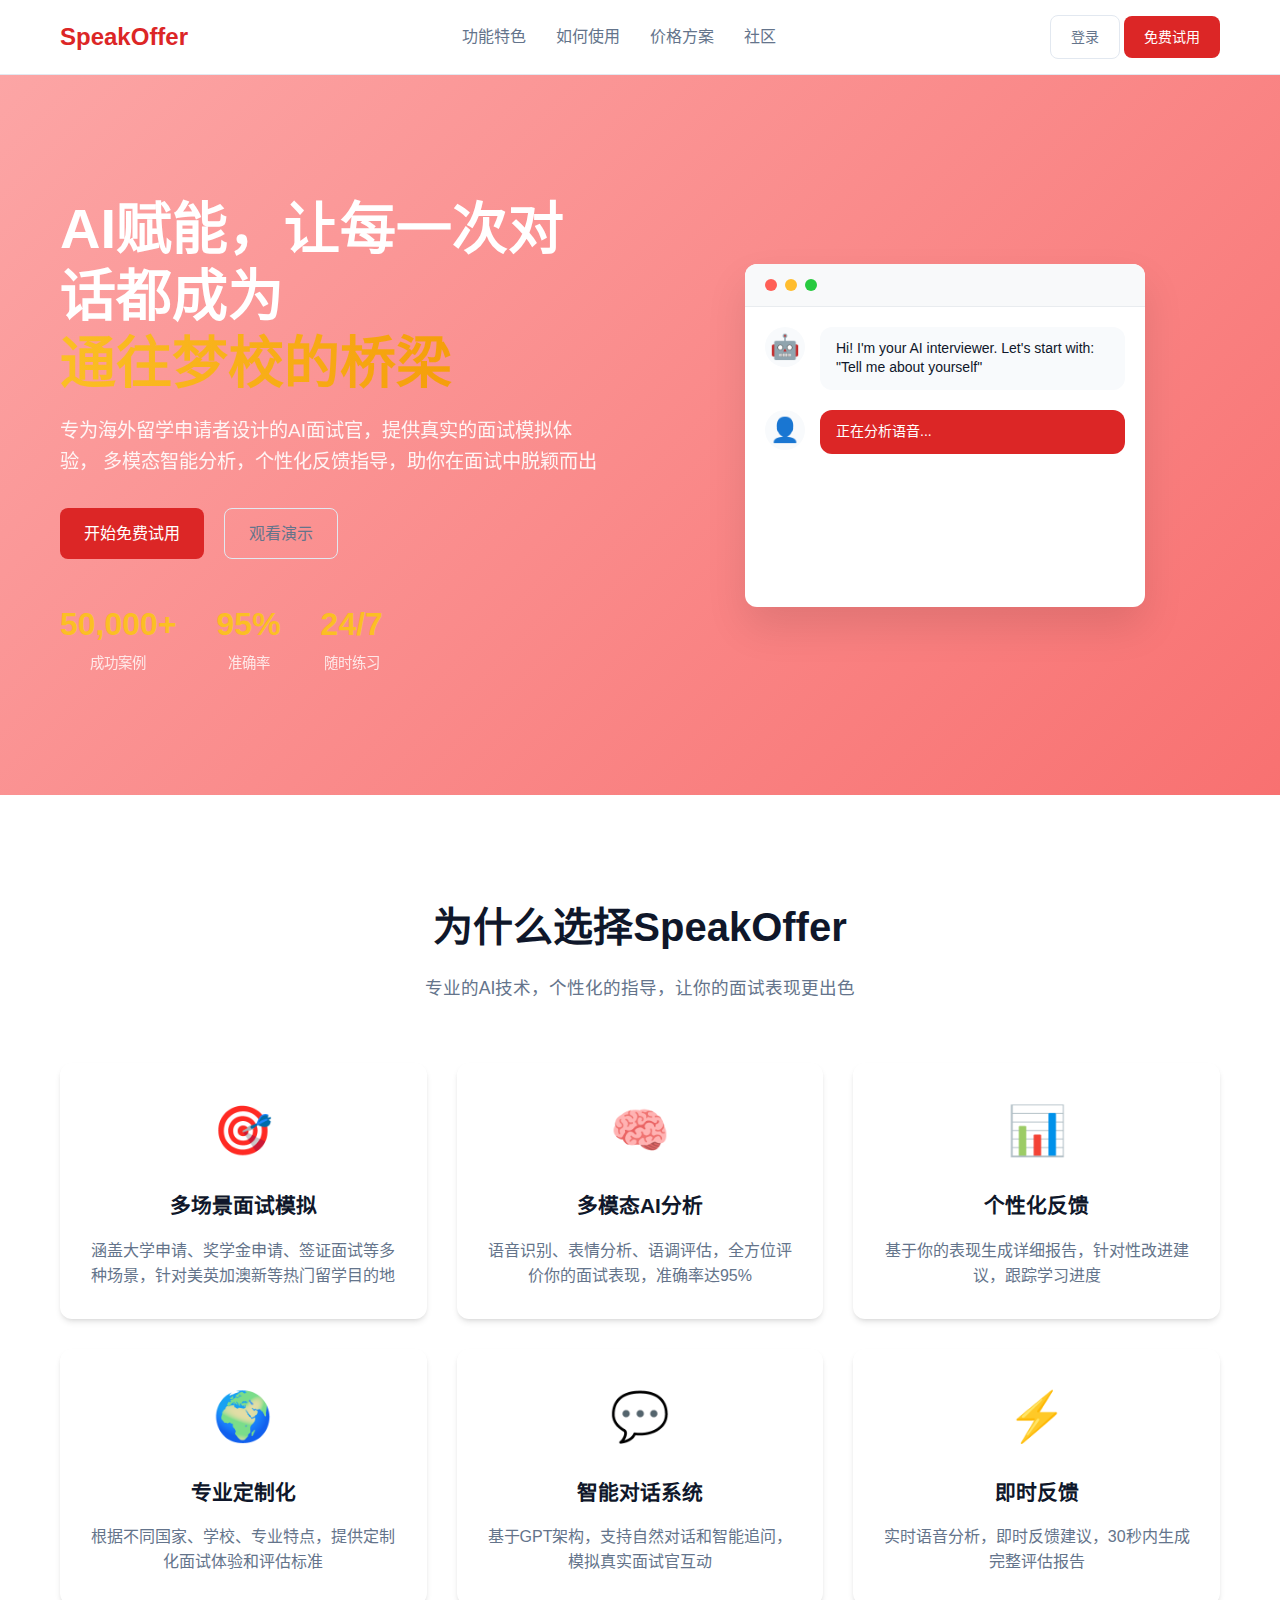
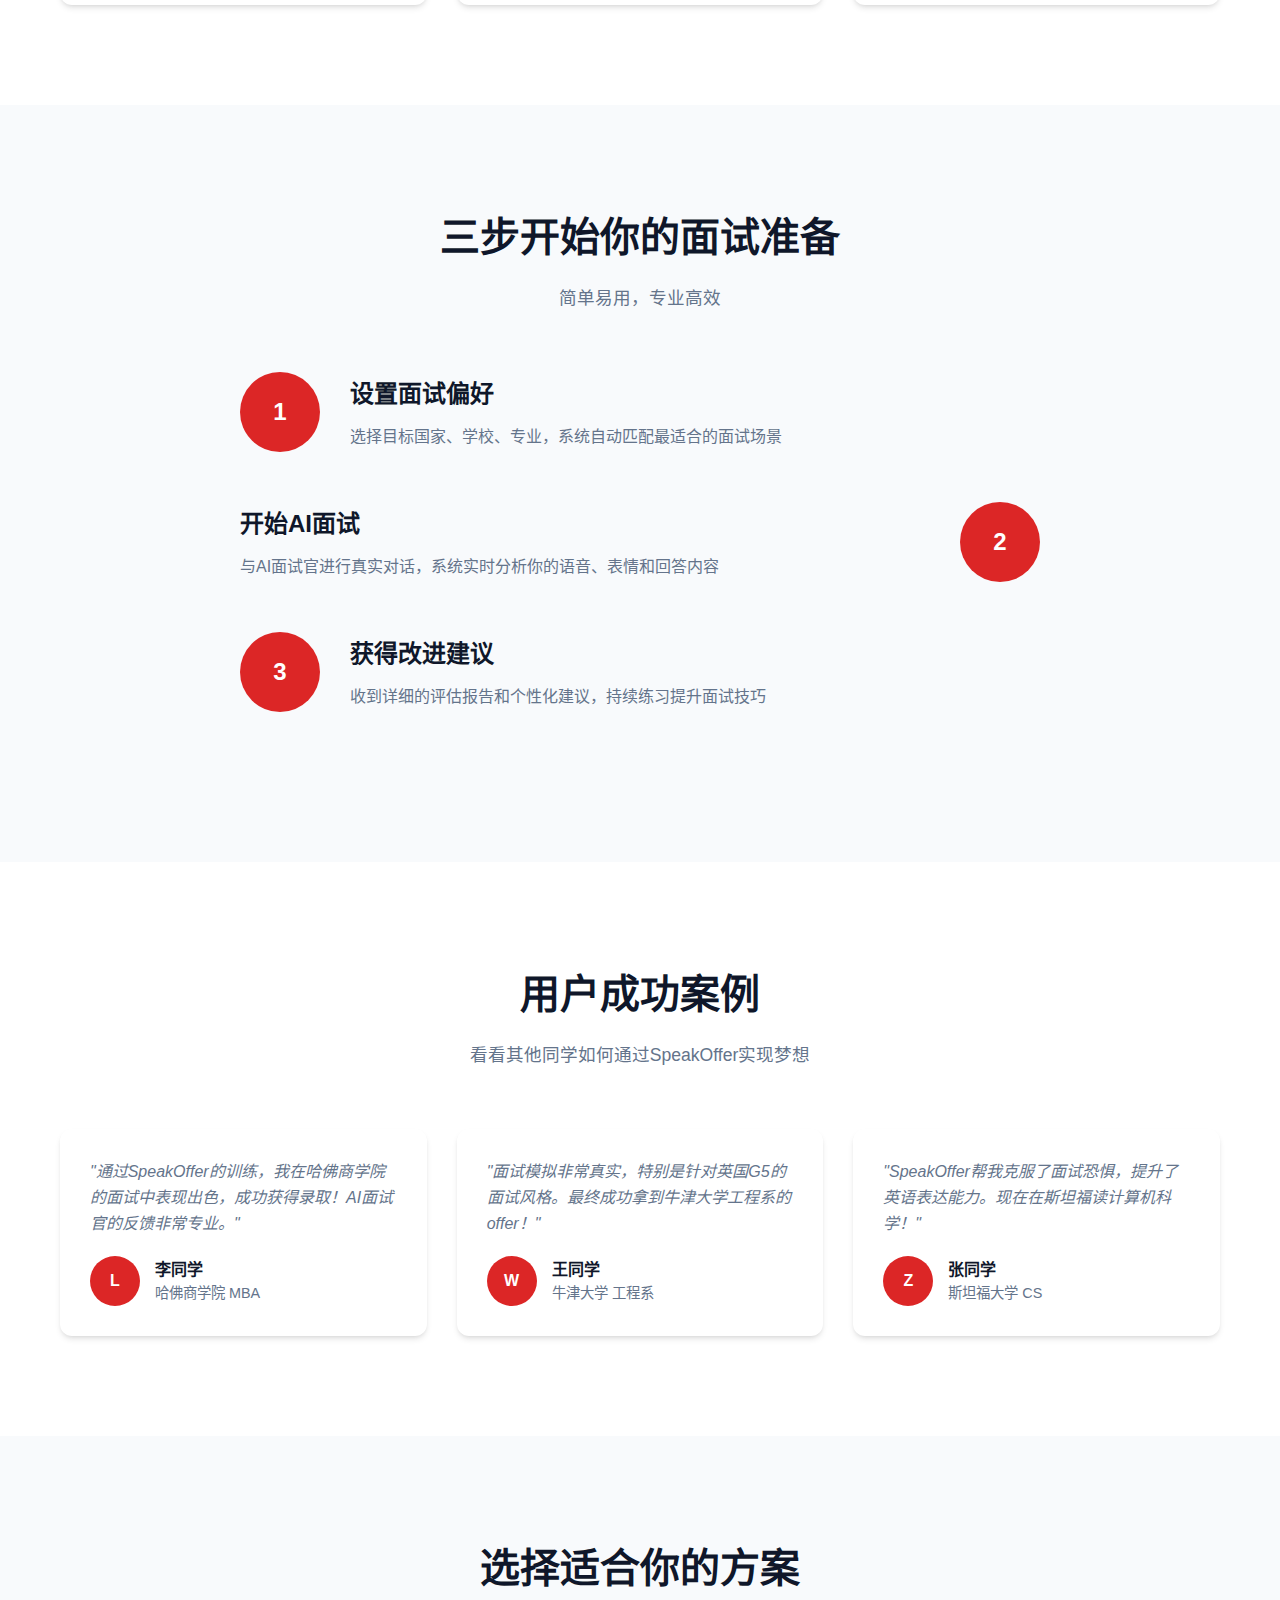
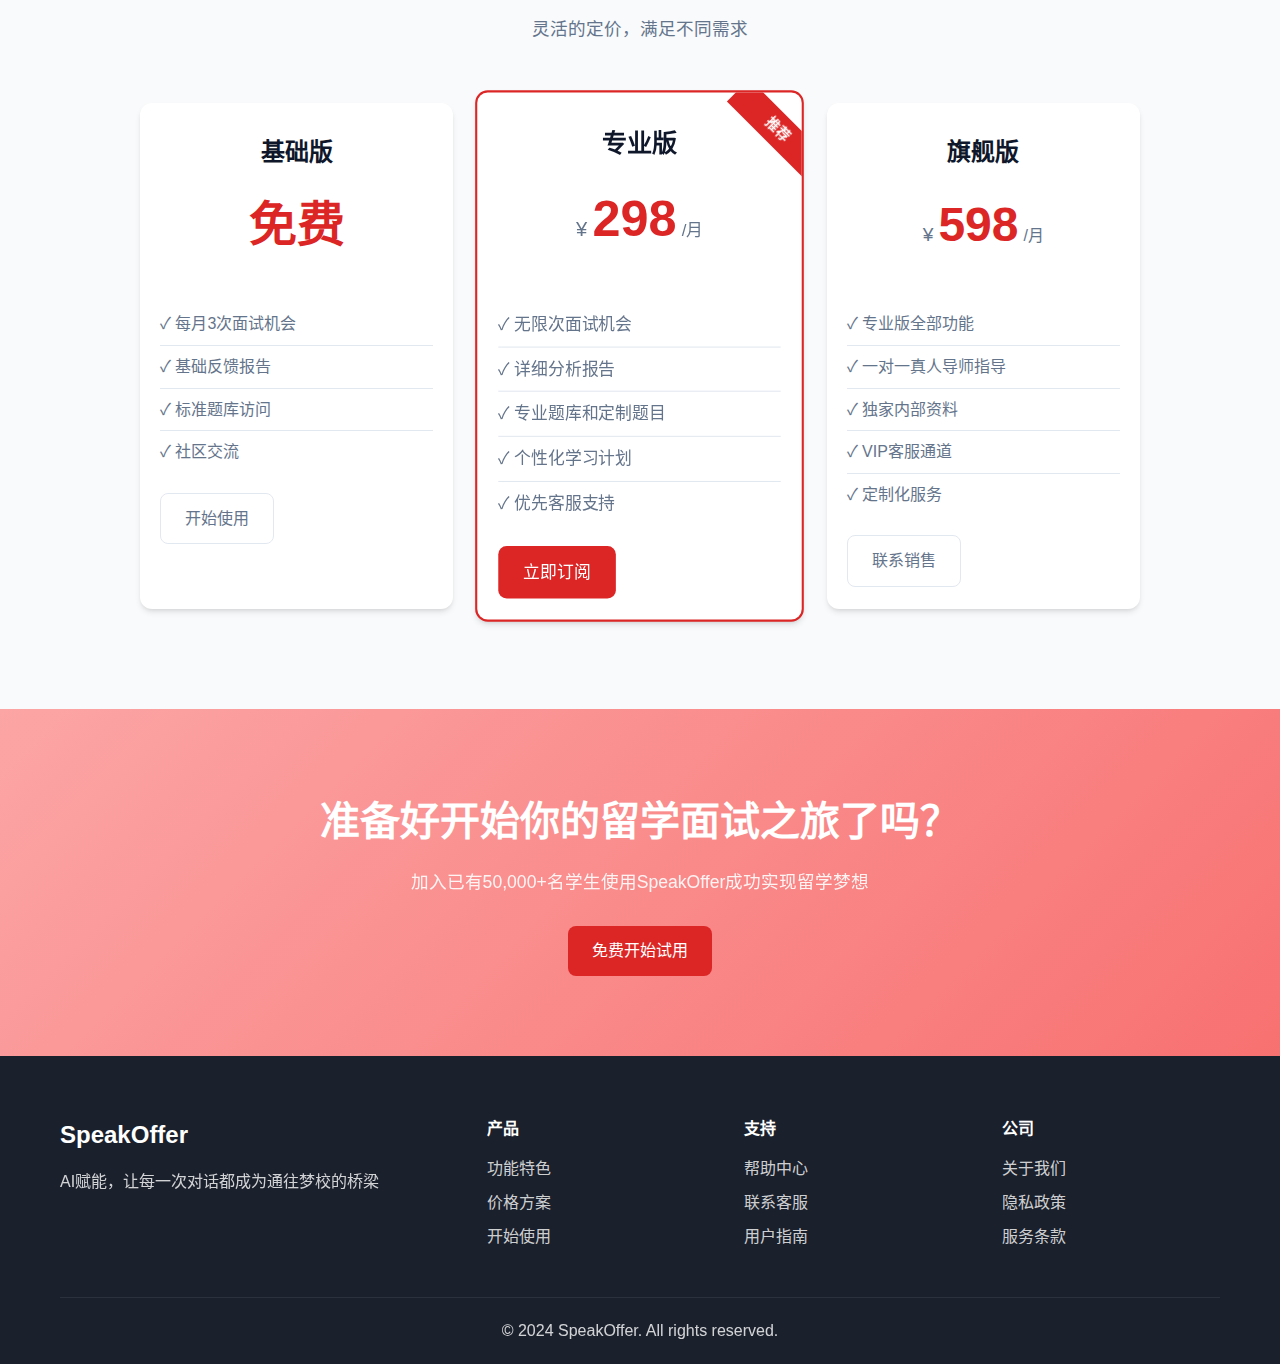
<file: index.html>
<!DOCTYPE html>
<html lang="zh-CN">
<head>
    <meta charset="UTF-8">
    <meta name="viewport" content="width=device-width, initial-scale=1.0">
    <title>SpeakOffer - 海外留学AI面试官</title>
    <link rel="stylesheet" href="css/styles.css">
    <link rel="stylesheet" href="css/home.css">
</head>
<body data-page="home">
    <!-- Header -->
    <header class="header">
        <div class="container">
            <div class="header-content">
                <a href="index.html" class="logo">SpeakOffer</a>

                <nav class="nav-menu">
                    <a href="#features" class="nav-link">功能特色</a>
                    <a href="#how-it-works" class="nav-link">如何使用</a>
                    <a href="#pricing" class="nav-link">价格方案</a>
                    <a href="community.html" class="nav-link">社区</a>
                </nav>

                <div class="header-actions">
                    <div data-guest>
                        <a href="login.html" class="btn btn-secondary">登录</a>
                        <a href="register.html" class="btn btn-primary">免费试用</a>
                    </div>

                    <div data-auth class="user-menu" style="display: none;">
                        <div class="user-avatar" data-user-avatar>U</div>
                        <div class="dropdown hidden">
                            <a href="dashboard.html" class="dropdown-item">我的面试</a>
                            <a href="profile.html" class="dropdown-item">个人设置</a>
                            <div class="dropdown-item" onclick="logout()">退出登录</div>
                        </div>
                    </div>
                </div>

                <button class="mobile-menu-toggle">☰</button>
            </div>
        </div>
    </header>

    <!-- Hero Section -->
    <section class="hero">
        <div class="container">
            <div class="hero-content">
                <div class="hero-text">
                    <h1 class="hero-title">
                        AI赋能，让每一次对话都成为<br>
                        <span class="highlight">通往梦校的桥梁</span>
                    </h1>
                    <p class="hero-description">
                        专为海外留学申请者设计的AI面试官，提供真实的面试模拟体验，
                        多模态智能分析，个性化反馈指导，助你在面试中脱颖而出
                    </p>
                    <div class="hero-actions">
                        <a href="register.html" class="btn btn-primary btn-lg">开始免费试用</a>
                        <a href="#demo" class="btn btn-secondary btn-lg">观看演示</a>
                    </div>
                    <div class="hero-stats">
                        <div class="stat-item">
                            <span class="stat-number">50,000+</span>
                            <span class="stat-label">成功案例</span>
                        </div>
                        <div class="stat-item">
                            <span class="stat-number">95%</span>
                            <span class="stat-label">准确率</span>
                        </div>
                        <div class="stat-item">
                            <span class="stat-number">24/7</span>
                            <span class="stat-label">随时练习</span>
                        </div>
                    </div>
                </div>
                <div class="hero-visual">
                    <div class="demo-screen">
                        <div class="demo-header">
                            <div class="demo-controls">
                                <span class="control red"></span>
                                <span class="control yellow"></span>
                                <span class="control green"></span>
                            </div>
                        </div>
                        <div class="demo-content">
                            <div class="ai-interviewer">
                                <div class="ai-avatar">🤖</div>
                                <div class="ai-message">
                                    Hi! I'm your AI interviewer. Let's start with:
                                    "Tell me about yourself"
                                </div>
                            </div>
                            <div class="user-response">
                                <div class="user-avatar">👤</div>
                                <div class="response-area">正在分析语音...</div>
                            </div>
                        </div>
                    </div>
                </div>
            </div>
        </div>
    </section>

    <!-- Features Section -->
    <section id="features" class="features">
        <div class="container">
            <div class="section-header">
                <h2 class="section-title">为什么选择SpeakOffer</h2>
                <p class="section-description">专业的AI技术，个性化的指导，让你的面试表现更出色</p>
            </div>

            <div class="features-grid">
                <div class="feature-card">
                    <div class="feature-icon">🎯</div>
                    <h3 class="feature-title">多场景面试模拟</h3>
                    <p class="feature-description">涵盖大学申请、奖学金申请、签证面试等多种场景，针对美英加澳新等热门留学目的地</p>
                </div>

                <div class="feature-card">
                    <div class="feature-icon">🧠</div>
                    <h3 class="feature-title">多模态AI分析</h3>
                    <p class="feature-description">语音识别、表情分析、语调评估，全方位评价你的面试表现，准确率达95%</p>
                </div>

                <div class="feature-card">
                    <div class="feature-icon">📊</div>
                    <h3 class="feature-title">个性化反馈</h3>
                    <p class="feature-description">基于你的表现生成详细报告，针对性改进建议，跟踪学习进度</p>
                </div>

                <div class="feature-card">
                    <div class="feature-icon">🌍</div>
                    <h3 class="feature-title">专业定制化</h3>
                    <p class="feature-description">根据不同国家、学校、专业特点，提供定制化面试体验和评估标准</p>
                </div>

                <div class="feature-card">
                    <div class="feature-icon">💬</div>
                    <h3 class="feature-title">智能对话系统</h3>
                    <p class="feature-description">基于GPT架构，支持自然对话和智能追问，模拟真实面试官互动</p>
                </div>

                <div class="feature-card">
                    <div class="feature-icon">⚡</div>
                    <h3 class="feature-title">即时反馈</h3>
                    <p class="feature-description">实时语音分析，即时反馈建议，30秒内生成完整评估报告</p>
                </div>
            </div>
        </div>
    </section>

    <!-- How it works -->
    <section id="how-it-works" class="how-it-works">
        <div class="container">
            <div class="section-header">
                <h2 class="section-title">三步开始你的面试准备</h2>
                <p class="section-description">简单易用，专业高效</p>
            </div>

            <div class="steps">
                <div class="step">
                    <div class="step-number">1</div>
                    <div class="step-content">
                        <h3 class="step-title">设置面试偏好</h3>
                        <p class="step-description">选择目标国家、学校、专业，系统自动匹配最适合的面试场景</p>
                    </div>
                </div>

                <div class="step">
                    <div class="step-number">2</div>
                    <div class="step-content">
                        <h3 class="step-title">开始AI面试</h3>
                        <p class="step-description">与AI面试官进行真实对话，系统实时分析你的语音、表情和回答内容</p>
                    </div>
                </div>

                <div class="step">
                    <div class="step-number">3</div>
                    <div class="step-content">
                        <h3 class="step-title">获得改进建议</h3>
                        <p class="step-description">收到详细的评估报告和个性化建议，持续练习提升面试技巧</p>
                    </div>
                </div>
            </div>
        </div>
    </section>

    <!-- Success Stories -->
    <section class="testimonials">
        <div class="container">
            <div class="section-header">
                <h2 class="section-title">用户成功案例</h2>
                <p class="section-description">看看其他同学如何通过SpeakOffer实现梦想</p>
            </div>

            <div class="testimonials-grid">
                <div class="testimonial-card">
                    <div class="testimonial-content">
                        <p>"通过SpeakOffer的训练，我在哈佛商学院的面试中表现出色，成功获得录取！AI面试官的反馈非常专业。"</p>
                    </div>
                    <div class="testimonial-author">
                        <div class="author-avatar">L</div>
                        <div class="author-info">
                            <div class="author-name">李同学</div>
                            <div class="author-school">哈佛商学院 MBA</div>
                        </div>
                    </div>
                </div>

                <div class="testimonial-card">
                    <div class="testimonial-content">
                        <p>"面试模拟非常真实，特别是针对英国G5的面试风格。最终成功拿到牛津大学工程系的offer！"</p>
                    </div>
                    <div class="testimonial-author">
                        <div class="author-avatar">W</div>
                        <div class="author-info">
                            <div class="author-name">王同学</div>
                            <div class="author-school">牛津大学 工程系</div>
                        </div>
                    </div>
                </div>

                <div class="testimonial-card">
                    <div class="testimonial-content">
                        <p>"SpeakOffer帮我克服了面试恐惧，提升了英语表达能力。现在在斯坦福读计算机科学！"</p>
                    </div>
                    <div class="testimonial-author">
                        <div class="author-avatar">Z</div>
                        <div class="author-info">
                            <div class="author-name">张同学</div>
                            <div class="author-school">斯坦福大学 CS</div>
                        </div>
                    </div>
                </div>
            </div>
        </div>
    </section>

    <!-- Pricing -->
    <section id="pricing" class="pricing">
        <div class="container">
            <div class="section-header">
                <h2 class="section-title">选择适合你的方案</h2>
                <p class="section-description">灵活的定价，满足不同需求</p>
            </div>

            <div class="pricing-grid">
                <div class="pricing-card">
                    <div class="pricing-header">
                        <h3 class="pricing-title">基础版</h3>
                        <div class="pricing-price">
                            <span class="price">免费</span>
                        </div>
                    </div>
                    <div class="pricing-features">
                        <div class="feature-item">✓ 每月3次面试机会</div>
                        <div class="feature-item">✓ 基础反馈报告</div>
                        <div class="feature-item">✓ 标准题库访问</div>
                        <div class="feature-item">✓ 社区交流</div>
                    </div>
                    <a href="register.html" class="btn btn-secondary btn-lg">开始使用</a>
                </div>

                <div class="pricing-card featured">
                    <div class="pricing-badge">推荐</div>
                    <div class="pricing-header">
                        <h3 class="pricing-title">专业版</h3>
                        <div class="pricing-price">
                            <span class="currency">¥</span>
                            <span class="price">298</span>
                            <span class="period">/月</span>
                        </div>
                    </div>
                    <div class="pricing-features">
                        <div class="feature-item">✓ 无限次面试机会</div>
                        <div class="feature-item">✓ 详细分析报告</div>
                        <div class="feature-item">✓ 专业题库和定制题目</div>
                        <div class="feature-item">✓ 个性化学习计划</div>
                        <div class="feature-item">✓ 优先客服支持</div>
                    </div>
                    <a href="register.html" class="btn btn-primary btn-lg">立即订阅</a>
                </div>

                <div class="pricing-card">
                    <div class="pricing-header">
                        <h3 class="pricing-title">旗舰版</h3>
                        <div class="pricing-price">
                            <span class="currency">¥</span>
                            <span class="price">598</span>
                            <span class="period">/月</span>
                        </div>
                    </div>
                    <div class="pricing-features">
                        <div class="feature-item">✓ 专业版全部功能</div>
                        <div class="feature-item">✓ 一对一真人导师指导</div>
                        <div class="feature-item">✓ 独家内部资料</div>
                        <div class="feature-item">✓ VIP客服通道</div>
                        <div class="feature-item">✓ 定制化服务</div>
                    </div>
                    <a href="register.html" class="btn btn-secondary btn-lg">联系销售</a>
                </div>
            </div>
        </div>
    </section>

    <!-- CTA Section -->
    <section class="cta">
        <div class="container">
            <div class="cta-content">
                <h2 class="cta-title">准备好开始你的留学面试之旅了吗？</h2>
                <p class="cta-description">加入已有50,000+名学生使用SpeakOffer成功实现留学梦想</p>
                <a href="register.html" class="btn btn-primary btn-lg">免费开始试用</a>
            </div>
        </div>
    </section>

    <!-- Footer -->
    <footer class="footer">
        <div class="container">
            <div class="footer-content">
                <div class="footer-brand">
                    <div class="logo">SpeakOffer</div>
                    <p>AI赋能，让每一次对话都成为通往梦校的桥梁</p>
                </div>

                <div class="footer-links">
                    <div class="footer-section">
                        <h4>产品</h4>
                        <a href="#features">功能特色</a>
                        <a href="#pricing">价格方案</a>
                        <a href="dashboard.html">开始使用</a>
                    </div>

                    <div class="footer-section">
                        <h4>支持</h4>
                        <a href="#">帮助中心</a>
                        <a href="#">联系客服</a>
                        <a href="#">用户指南</a>
                    </div>

                    <div class="footer-section">
                        <h4>公司</h4>
                        <a href="#">关于我们</a>
                        <a href="#">隐私政策</a>
                        <a href="#">服务条款</a>
                    </div>
                </div>
            </div>

            <div class="footer-bottom">
                <p>&copy; 2024 SpeakOffer. All rights reserved.</p>
            </div>
        </div>
    </footer>

    <script src="js/app.js"></script>
</body>
</html>
</file>
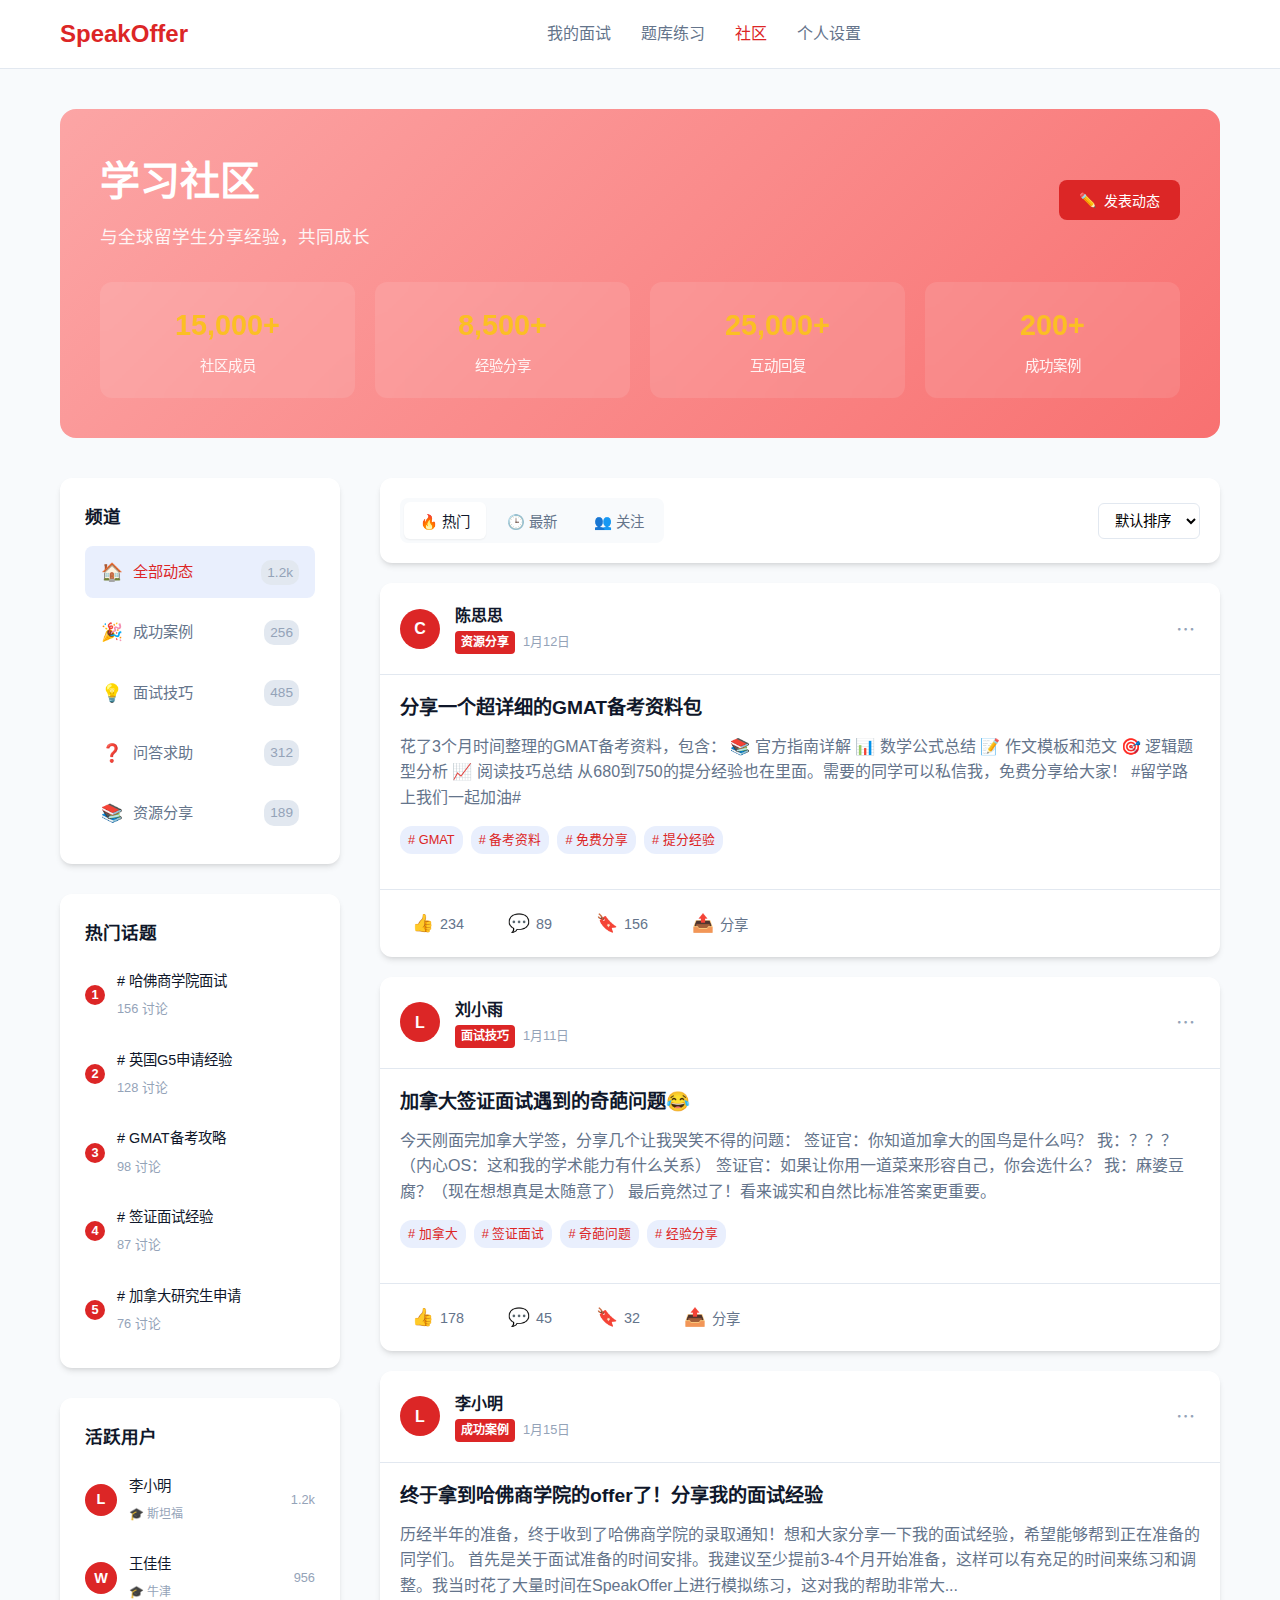
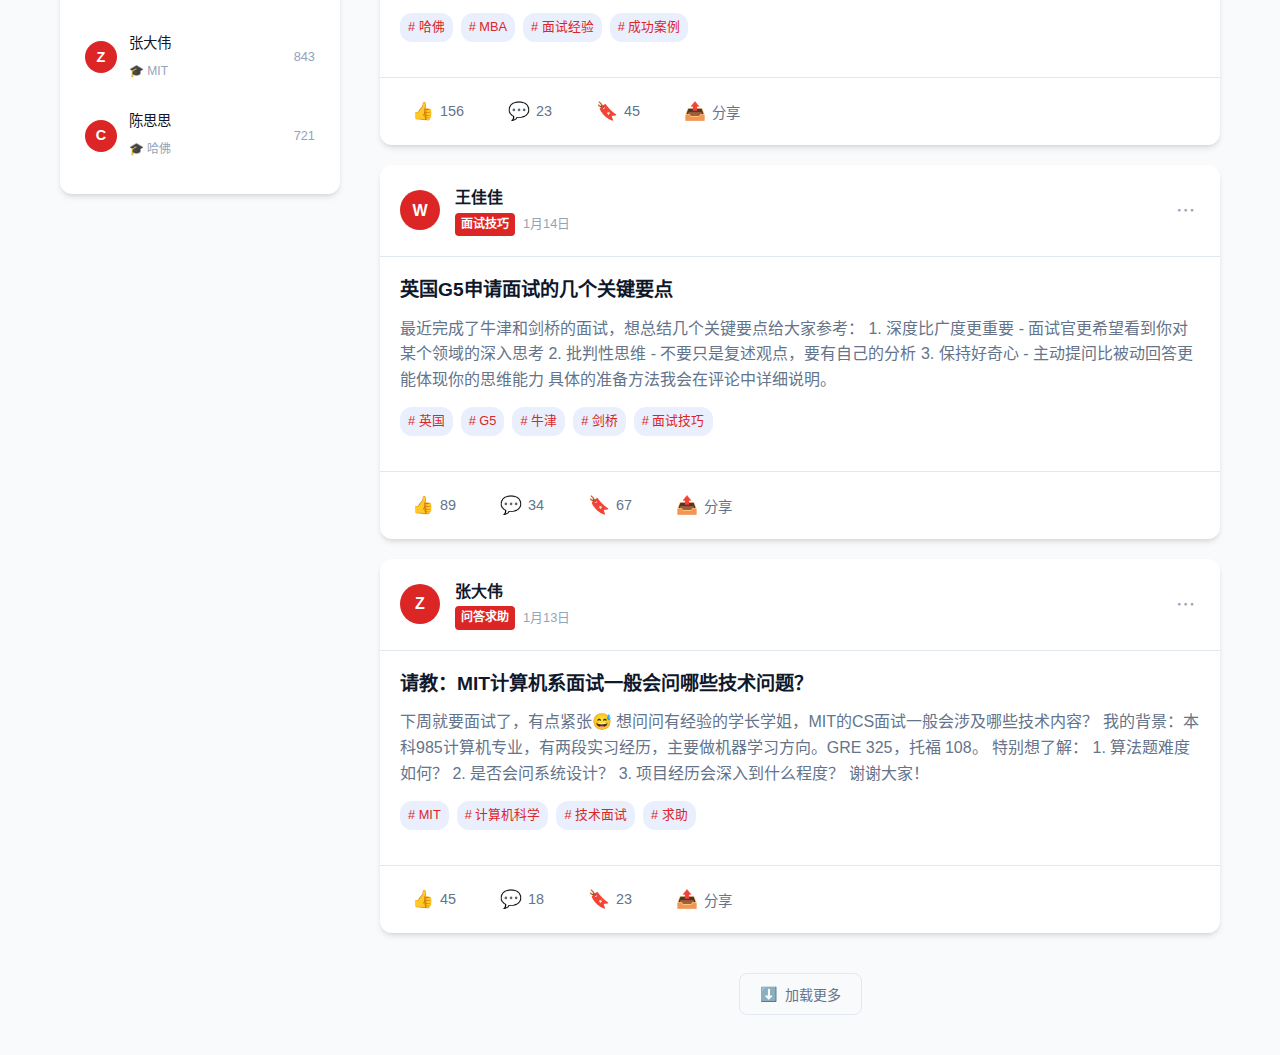
<file: community.html>
<!DOCTYPE html>
<html lang="zh-CN">
<head>
    <meta charset="UTF-8">
    <meta name="viewport" content="width=device-width, initial-scale=1.0">
    <title>学习社区 - SpeakOffer</title>
    <link rel="stylesheet" href="css/styles.css">
    <link rel="stylesheet" href="css/community.css">
</head>
<body data-page="community">
    <!-- Header -->
    <header class="header">
        <div class="container">
            <div class="header-content">
                <a href="index.html" class="logo">SpeakOffer</a>

                <nav class="nav-menu">
                    <a href="dashboard.html" class="nav-link">我的面试</a>
                    <a href="practice.html" class="nav-link">题库练习</a>
                    <a href="community.html" class="nav-link active">社区</a>
                    <a href="profile.html" class="nav-link">个人设置</a>
                </nav>

                <div class="header-actions">
                    <div data-auth class="user-menu">
                        <div class="user-avatar" data-user-avatar>U</div>
                        <div class="dropdown hidden">
                            <a href="profile.html" class="dropdown-item">个人设置</a>
                            <div class="dropdown-item" onclick="logout()">退出登录</div>
                        </div>
                    </div>
                </div>

                <button class="mobile-menu-toggle">☰</button>
            </div>
        </div>
    </header>

    <main class="community-main">
        <div class="container">
            <!-- Community Header -->
            <div class="community-header">
                <div class="header-content-wrapper">
                    <div class="header-text">
                        <h1 class="community-title">学习社区</h1>
                        <p class="community-subtitle">与全球留学生分享经验，共同成长</p>
                    </div>
                    <div class="header-actions">
                        <button class="btn btn-primary" onclick="openPostModal()">
                            <span class="btn-icon">✏️</span>
                            发表动态
                        </button>
                    </div>
                </div>

                <div class="community-stats">
                    <div class="stat-card">
                        <span class="stat-number">15,000+</span>
                        <span class="stat-label">社区成员</span>
                    </div>
                    <div class="stat-card">
                        <span class="stat-number">8,500+</span>
                        <span class="stat-label">经验分享</span>
                    </div>
                    <div class="stat-card">
                        <span class="stat-number">25,000+</span>
                        <span class="stat-label">互动回复</span>
                    </div>
                    <div class="stat-card">
                        <span class="stat-number">200+</span>
                        <span class="stat-label">成功案例</span>
                    </div>
                </div>
            </div>

            <div class="community-content">
                <!-- Sidebar -->
                <aside class="community-sidebar">
                    <!-- Navigation Menu -->
                    <div class="sidebar-section">
                        <h3 class="sidebar-title">频道</h3>
                        <nav class="sidebar-nav">
                            <a href="#" class="sidebar-link active" data-category="all">
                                <span class="link-icon">🏠</span>
                                <span class="link-text">全部动态</span>
                                <span class="link-count">1.2k</span>
                            </a>
                            <a href="#" class="sidebar-link" data-category="success">
                                <span class="link-icon">🎉</span>
                                <span class="link-text">成功案例</span>
                                <span class="link-count">256</span>
                            </a>
                            <a href="#" class="sidebar-link" data-category="tips">
                                <span class="link-icon">💡</span>
                                <span class="link-text">面试技巧</span>
                                <span class="link-count">485</span>
                            </a>
                            <a href="#" class="sidebar-link" data-category="qa">
                                <span class="link-icon">❓</span>
                                <span class="link-text">问答求助</span>
                                <span class="link-count">312</span>
                            </a>
                            <a href="#" class="sidebar-link" data-category="resources">
                                <span class="link-icon">📚</span>
                                <span class="link-text">资源分享</span>
                                <span class="link-count">189</span>
                            </a>
                        </nav>
                    </div>

                    <!-- Trending Topics -->
                    <div class="sidebar-section">
                        <h3 class="sidebar-title">热门话题</h3>
                        <div class="trending-topics">
                            <div class="topic-item">
                                <span class="topic-rank">1</span>
                                <div class="topic-content">
                                    <span class="topic-title"># 哈佛商学院面试</span>
                                    <span class="topic-count">156 讨论</span>
                                </div>
                            </div>
                            <div class="topic-item">
                                <span class="topic-rank">2</span>
                                <div class="topic-content">
                                    <span class="topic-title"># 英国G5申请经验</span>
                                    <span class="topic-count">128 讨论</span>
                                </div>
                            </div>
                            <div class="topic-item">
                                <span class="topic-rank">3</span>
                                <div class="topic-content">
                                    <span class="topic-title"># GMAT备考攻略</span>
                                    <span class="topic-count">98 讨论</span>
                                </div>
                            </div>
                            <div class="topic-item">
                                <span class="topic-rank">4</span>
                                <div class="topic-content">
                                    <span class="topic-title"># 签证面试经验</span>
                                    <span class="topic-count">87 讨论</span>
                                </div>
                            </div>
                            <div class="topic-item">
                                <span class="topic-rank">5</span>
                                <div class="topic-content">
                                    <span class="topic-title"># 加拿大研究生申请</span>
                                    <span class="topic-count">76 讨论</span>
                                </div>
                            </div>
                        </div>
                    </div>

                    <!-- Active Users -->
                    <div class="sidebar-section">
                        <h3 class="sidebar-title">活跃用户</h3>
                        <div class="active-users">
                            <div class="user-item">
                                <div class="user-avatar">L</div>
                                <div class="user-info">
                                    <span class="user-name">李小明</span>
                                    <span class="user-badge">🎓 斯坦福</span>
                                </div>
                                <span class="user-score">1.2k</span>
                            </div>
                            <div class="user-item">
                                <div class="user-avatar">W</div>
                                <div class="user-info">
                                    <span class="user-name">王佳佳</span>
                                    <span class="user-badge">🎓 牛津</span>
                                </div>
                                <span class="user-score">956</span>
                            </div>
                            <div class="user-item">
                                <div class="user-avatar">Z</div>
                                <div class="user-info">
                                    <span class="user-name">张大伟</span>
                                    <span class="user-badge">🎓 MIT</span>
                                </div>
                                <span class="user-score">843</span>
                            </div>
                            <div class="user-item">
                                <div class="user-avatar">C</div>
                                <div class="user-info">
                                    <span class="user-name">陈思思</span>
                                    <span class="user-badge">🎓 哈佛</span>
                                </div>
                                <span class="user-score">721</span>
                            </div>
                        </div>
                    </div>
                </aside>

                <!-- Main Content -->
                <div class="community-feed">
                    <!-- Filter & Sort -->
                    <div class="feed-controls">
                        <div class="filter-tabs">
                            <button class="filter-tab active" data-filter="hot">🔥 热门</button>
                            <button class="filter-tab" data-filter="latest">🕒 最新</button>
                            <button class="filter-tab" data-filter="following">👥 关注</button>
                        </div>
                        <div class="sort-dropdown">
                            <select class="form-select" onchange="sortPosts(this.value)">
                                <option value="default">默认排序</option>
                                <option value="time">按时间</option>
                                <option value="likes">按点赞</option>
                                <option value="comments">按评论</option>
                            </select>
                        </div>
                    </div>

                    <!-- Posts Feed -->
                    <div class="posts-container" id="posts-container">
                        <!-- Posts will be populated by JavaScript -->
                    </div>

                    <!-- Load More -->
                    <div class="load-more-section">
                        <button class="btn btn-secondary" onclick="loadMorePosts()">
                            <span class="btn-icon">⬇️</span>
                            加载更多
                        </button>
                    </div>
                </div>
            </div>
        </div>

        <!-- Post Creation Modal -->
        <div class="modal hidden" id="post-modal">
            <div class="modal-backdrop" onclick="closePostModal()"></div>
            <div class="modal-content post-modal">
                <div class="modal-header">
                    <h3 class="modal-title">发表动态</h3>
                    <button class="modal-close" onclick="closePostModal()">×</button>
                </div>

                <form class="post-form" onsubmit="submitPost(event)">
                    <div class="form-group">
                        <label for="post-category" class="form-label">分类</label>
                        <select id="post-category" name="category" class="form-select" required>
                            <option value="">请选择分类</option>
                            <option value="success">成功案例</option>
                            <option value="tips">面试技巧</option>
                            <option value="qa">问答求助</option>
                            <option value="resources">资源分享</option>
                        </select>
                    </div>

                    <div class="form-group">
                        <label for="post-title" class="form-label">标题 *</label>
                        <input
                            type="text"
                            id="post-title"
                            name="title"
                            class="form-input"
                            placeholder="请输入标题..."
                            maxlength="100"
                            required
                        >
                    </div>

                    <div class="form-group">
                        <label for="post-content" class="form-label">内容 *</label>
                        <textarea
                            id="post-content"
                            name="content"
                            class="form-textarea"
                            placeholder="分享你的经验和想法..."
                            rows="8"
                            required
                        ></textarea>
                        <div class="character-count">
                            <span id="content-count">0</span> / 2000
                        </div>
                    </div>

                    <div class="form-group">
                        <label class="form-label">标签</label>
                        <div class="tag-input-section">
                            <input
                                type="text"
                                id="tag-input"
                                placeholder="添加标签..."
                                onkeypress="handleTagInput(event)"
                            >
                            <button type="button" onclick="addTag()" class="add-tag-btn">添加</button>
                        </div>
                        <div class="selected-tags" id="selected-tags">
                            <!-- Tags will be added here -->
                        </div>
                    </div>

                    <div class="modal-actions">
                        <button type="button" class="btn btn-secondary" onclick="closePostModal()">取消</button>
                        <button type="submit" class="btn btn-primary">发布动态</button>
                    </div>
                </form>
            </div>
        </div>

        <!-- Comment Modal -->
        <div class="modal hidden" id="comment-modal">
            <div class="modal-backdrop" onclick="closeCommentModal()"></div>
            <div class="modal-content comment-modal">
                <div class="modal-header">
                    <h3 class="modal-title">评论详情</h3>
                    <button class="modal-close" onclick="closeCommentModal()">×</button>
                </div>

                <div class="modal-body">
                    <div class="original-post" id="original-post">
                        <!-- Original post content will be loaded here -->
                    </div>

                    <div class="comments-section">
                        <div class="comments-header">
                            <h4>全部评论 (<span id="comment-count">0</span>)</h4>
                        </div>
                        <div class="comments-list" id="comments-list">
                            <!-- Comments will be loaded here -->
                        </div>
                    </div>
                </div>

                <div class="comment-form-section">
                    <form class="comment-form" onsubmit="submitComment(event)">
                        <textarea
                            name="comment"
                            placeholder="写下你的评论..."
                            rows="3"
                            required
                        ></textarea>
                        <div class="comment-actions">
                            <button type="submit" class="btn btn-primary btn-sm">发表评论</button>
                        </div>
                    </form>
                </div>
            </div>
        </div>
    </main>

    <script src="js/app.js"></script>
    <script src="js/community.js"></script>
</body>
</html>
</file>
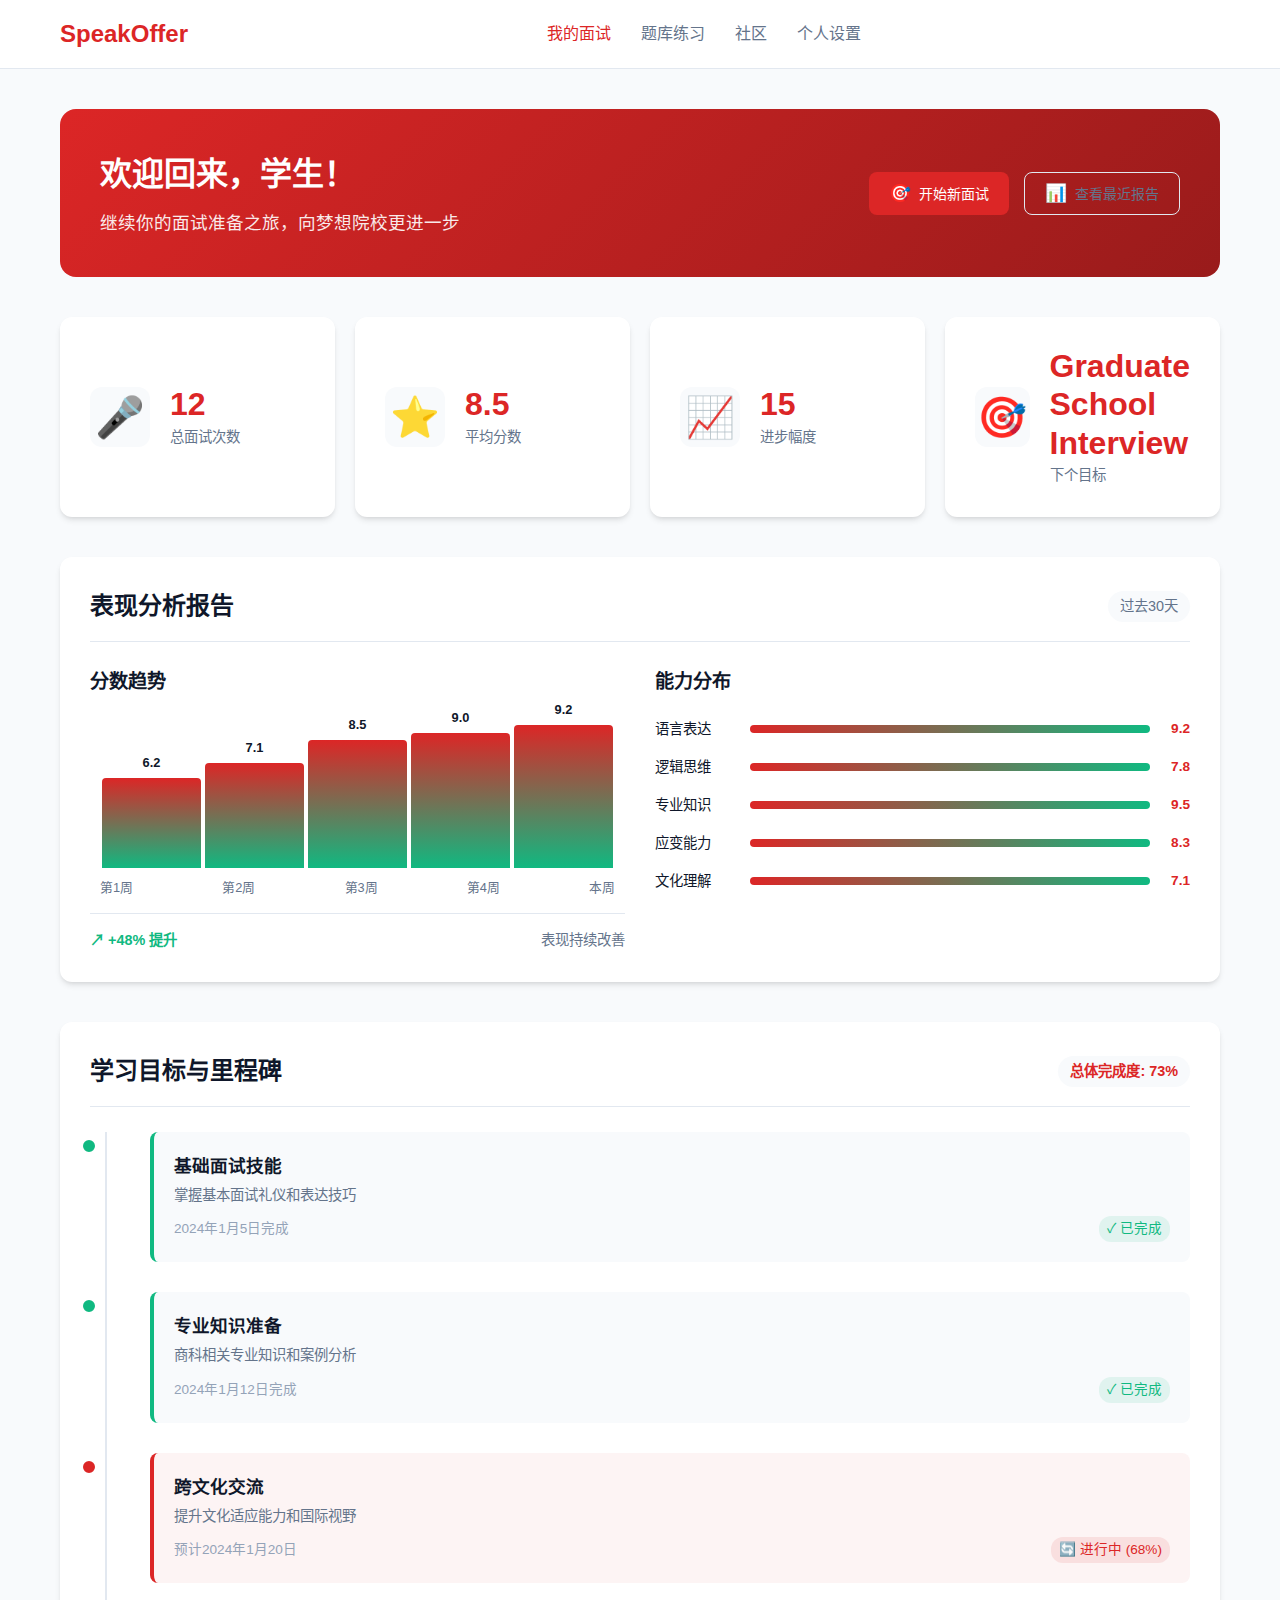
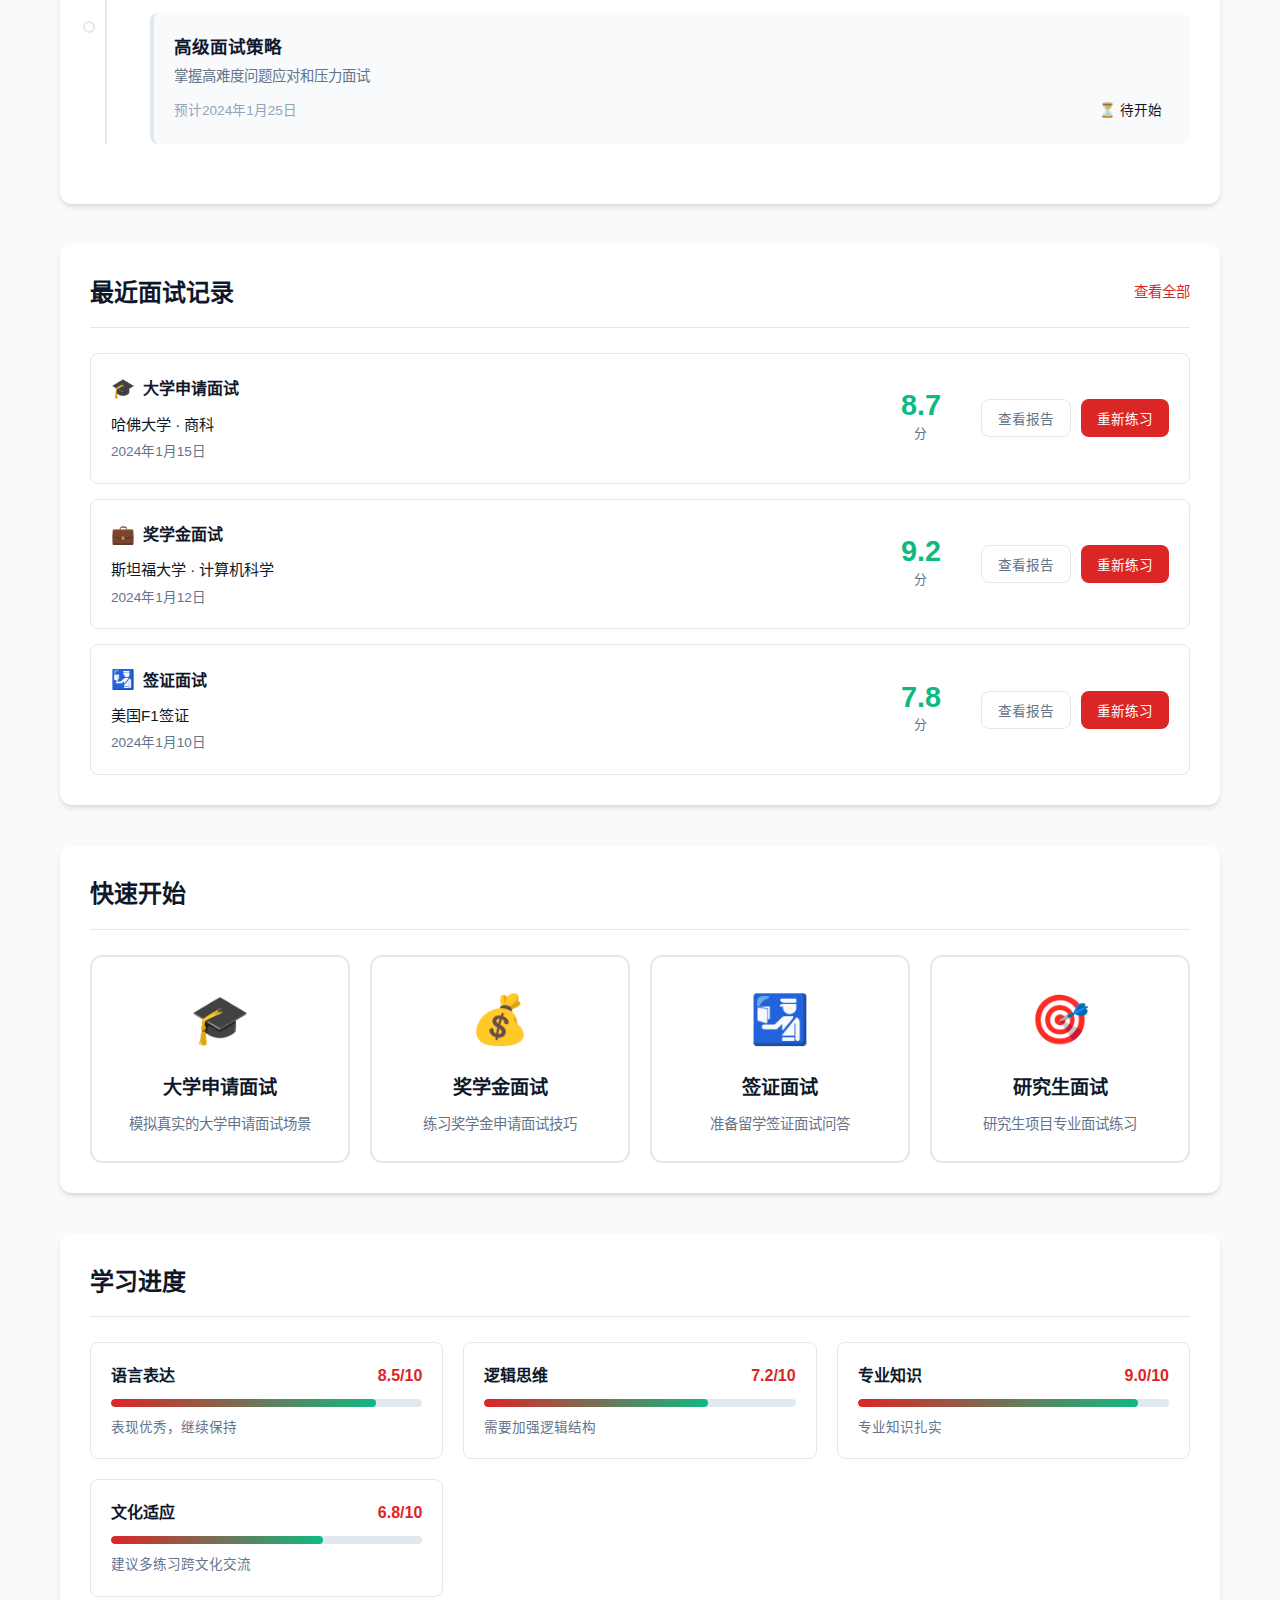
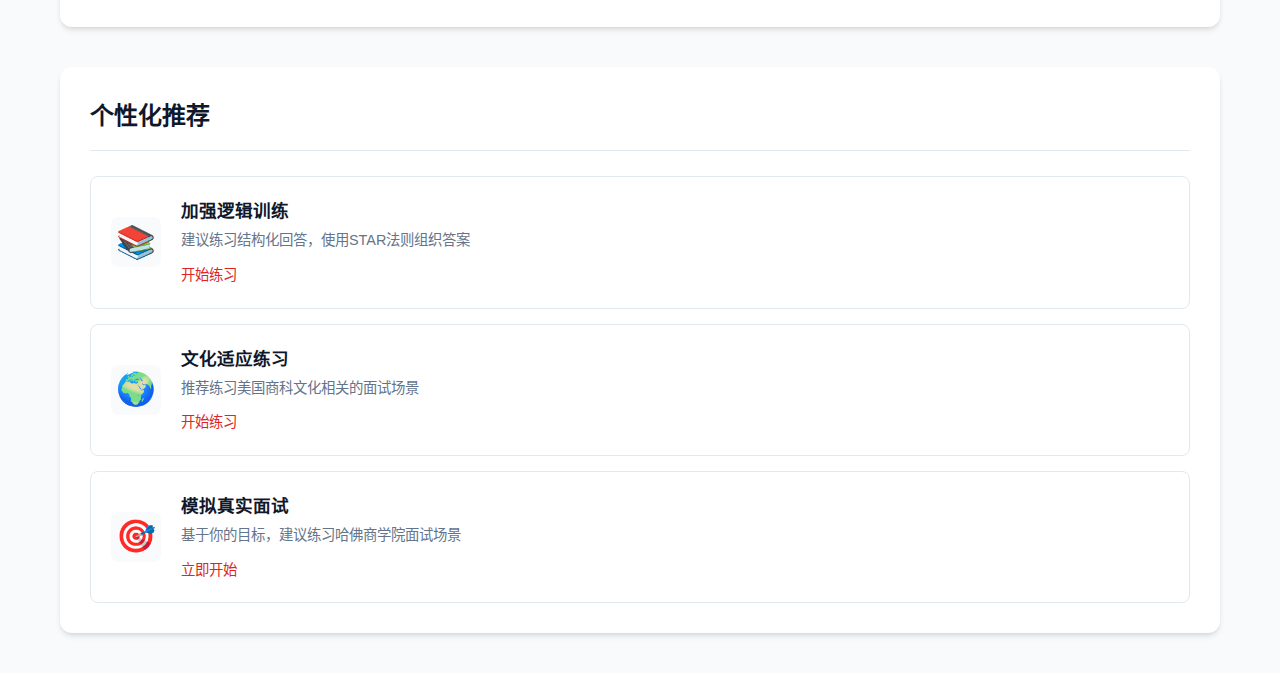
<file: dashboard.html>
<!DOCTYPE html>
<html lang="zh-CN">
<head>
    <meta charset="UTF-8">
    <meta name="viewport" content="width=device-width, initial-scale=1.0">
    <title>我的仪表板 - SpeakOffer</title>
    <link rel="stylesheet" href="css/styles.css">
    <link rel="stylesheet" href="css/dashboard.css">
</head>
<body data-page="dashboard">
    <!-- Header -->
    <header class="header">
        <div class="container">
            <div class="header-content">
                <a href="index.html" class="logo">SpeakOffer</a>

                <nav class="nav-menu">
                    <a href="dashboard.html" class="nav-link active">我的面试</a>
                    <a href="practice.html" class="nav-link">题库练习</a>
                    <a href="community.html" class="nav-link">社区</a>
                    <a href="profile.html" class="nav-link">个人设置</a>
                </nav>

                <div class="header-actions">
                    <div data-auth class="user-menu">
                        <div class="user-avatar" data-user-avatar>U</div>
                        <div class="dropdown hidden">
                            <a href="profile.html" class="dropdown-item">个人设置</a>
                            <div class="dropdown-item" onclick="logout()">退出登录</div>
                        </div>
                    </div>
                </div>

                <button class="mobile-menu-toggle">☰</button>
            </div>
        </div>
    </header>

    <main class="dashboard-main">
        <div class="container">
            <!-- Welcome Section -->
            <div class="welcome-section">
                <div class="welcome-content">
                    <h1 class="welcome-title">欢迎回来，<span data-user-name>学生</span>！</h1>
                    <p class="welcome-subtitle">继续你的面试准备之旅，向梦想院校更进一步</p>
                </div>
                <div class="quick-actions">
                    <button onclick="startInterview('university', '美国', '商科')" class="btn btn-primary">
                        <span class="btn-icon">🎯</span>
                        开始新面试
                    </button>
                    <button onclick="viewReport('latest')" class="btn btn-secondary">
                        <span class="btn-icon">📊</span>
                        查看最近报告
                    </button>
                </div>
            </div>

            <!-- Stats Overview -->
            <div class="stats-section">
                <div class="stats-grid">
                    <div class="stat-card">
                        <div class="stat-icon">🎤</div>
                        <div class="stat-info">
                            <span class="stat-number" id="total-interviews">12</span>
                            <span class="stat-label">总面试次数</span>
                        </div>
                    </div>
                    <div class="stat-card">
                        <div class="stat-icon">⭐</div>
                        <div class="stat-info">
                            <span class="stat-number" id="average-score">8.5</span>
                            <span class="stat-label">平均分数</span>
                        </div>
                    </div>
                    <div class="stat-card">
                        <div class="stat-icon">📈</div>
                        <div class="stat-info">
                            <span class="stat-number" id="improvement-rate">+15%</span>
                            <span class="stat-label">进步幅度</span>
                        </div>
                    </div>
                    <div class="stat-card">
                        <div class="stat-icon">🎯</div>
                        <div class="stat-info">
                            <span class="stat-number" id="next-goal">研究生面试</span>
                            <span class="stat-label">下个目标</span>
                        </div>
                    </div>
                </div>
            </div>

            <div class="dashboard-content">
                <!-- Performance Analytics -->
                <div class="content-section">
                    <div class="section-header">
                        <h2 class="section-title">表现分析报告</h2>
                        <span class="analysis-period">过去30天</span>
                    </div>

                    <div class="analytics-grid">
                        <div class="analytics-chart">
                            <h3 class="chart-title">分数趋势</h3>
                            <div class="chart-container">
                                <div class="chart-bars">
                                    <div class="chart-bar" style="height: 60%" data-value="6.2"><span class="bar-value">6.2</span></div>
                                    <div class="chart-bar" style="height: 70%" data-value="7.1"><span class="bar-value">7.1</span></div>
                                    <div class="chart-bar" style="height: 85%" data-value="8.5"><span class="bar-value">8.5</span></div>
                                    <div class="chart-bar" style="height: 90%" data-value="9.0"><span class="bar-value">9.0</span></div>
                                    <div class="chart-bar" style="height: 95%" data-value="9.2"><span class="bar-value">9.2</span></div>
                                </div>
                                <div class="chart-labels">
                                    <span>第1周</span>
                                    <span>第2周</span>
                                    <span>第3周</span>
                                    <span>第4周</span>
                                    <span>本周</span>
                                </div>
                            </div>
                            <div class="chart-summary">
                                <span class="trend-positive">↗ +48% 提升</span>
                                <span class="trend-note">表现持续改善</span>
                            </div>
                        </div>

                        <div class="analytics-breakdown">
                            <h3 class="chart-title">能力分布</h3>
                            <div class="breakdown-items">
                                <div class="breakdown-item">
                                    <span class="item-label">语言表达</span>
                                    <div class="item-progress">
                                        <div class="item-bar" style="width: 92%"></div>
                                        <span class="item-value">9.2</span>
                                    </div>
                                </div>
                                <div class="breakdown-item">
                                    <span class="item-label">逻辑思维</span>
                                    <div class="item-progress">
                                        <div class="item-bar" style="width: 78%"></div>
                                        <span class="item-value">7.8</span>
                                    </div>
                                </div>
                                <div class="breakdown-item">
                                    <span class="item-label">专业知识</span>
                                    <div class="item-progress">
                                        <div class="item-bar" style="width: 95%"></div>
                                        <span class="item-value">9.5</span>
                                    </div>
                                </div>
                                <div class="breakdown-item">
                                    <span class="item-label">应变能力</span>
                                    <div class="item-progress">
                                        <div class="item-bar" style="width: 83%"></div>
                                        <span class="item-value">8.3</span>
                                    </div>
                                </div>
                                <div class="breakdown-item">
                                    <span class="item-label">文化理解</span>
                                    <div class="item-progress">
                                        <div class="item-bar" style="width: 71%"></div>
                                        <span class="item-value">7.1</span>
                                    </div>
                                </div>
                            </div>
                        </div>
                    </div>
                </div>

                <!-- Learning Goals & Milestones -->
                <div class="content-section">
                    <div class="section-header">
                        <h2 class="section-title">学习目标与里程碑</h2>
                        <span class="completion-rate">总体完成度: 73%</span>
                    </div>

                    <div class="milestones-timeline">
                        <div class="milestone completed">
                            <div class="milestone-marker"></div>
                            <div class="milestone-content">
                                <h4 class="milestone-title">基础面试技能</h4>
                                <p class="milestone-desc">掌握基本面试礼仪和表达技巧</p>
                                <div class="milestone-meta">
                                    <span class="milestone-date">2024年1月5日完成</span>
                                    <span class="milestone-score">✓ 已完成</span>
                                </div>
                            </div>
                        </div>

                        <div class="milestone completed">
                            <div class="milestone-marker"></div>
                            <div class="milestone-content">
                                <h4 class="milestone-title">专业知识准备</h4>
                                <p class="milestone-desc">商科相关专业知识和案例分析</p>
                                <div class="milestone-meta">
                                    <span class="milestone-date">2024年1月12日完成</span>
                                    <span class="milestone-score">✓ 已完成</span>
                                </div>
                            </div>
                        </div>

                        <div class="milestone active">
                            <div class="milestone-marker"></div>
                            <div class="milestone-content">
                                <h4 class="milestone-title">跨文化交流</h4>
                                <p class="milestone-desc">提升文化适应能力和国际视野</p>
                                <div class="milestone-meta">
                                    <span class="milestone-date">预计2024年1月20日</span>
                                    <span class="milestone-score">🔄 进行中 (68%)</span>
                                </div>
                            </div>
                        </div>

                        <div class="milestone pending">
                            <div class="milestone-marker"></div>
                            <div class="milestone-content">
                                <h4 class="milestone-title">高级面试策略</h4>
                                <p class="milestone-desc">掌握高难度问题应对和压力面试</p>
                                <div class="milestone-meta">
                                    <span class="milestone-date">预计2024年1月25日</span>
                                    <span class="milestone-score">⏳ 待开始</span>
                                </div>
                            </div>
                        </div>
                    </div>
                </div>

                <!-- Recent Interviews -->
                <div class="content-section">
                    <div class="section-header">
                        <h2 class="section-title">最近面试记录</h2>
                        <a href="interview-history.html" class="section-link">查看全部</a>
                    </div>

                    <div class="interview-list">
                        <div class="interview-card">
                            <div class="interview-info">
                                <div class="interview-type">
                                    <span class="type-icon">🎓</span>
                                    <span class="type-text">大学申请面试</span>
                                </div>
                                <div class="interview-details">
                                    <span class="interview-school">哈佛大学 · 商科</span>
                                    <span class="interview-date">2024年1月15日</span>
                                </div>
                            </div>
                            <div class="interview-score">
                                <span class="score-number">8.7</span>
                                <span class="score-label">分</span>
                            </div>
                            <div class="interview-actions">
                                <button onclick="viewReport('interview-1')" class="btn btn-sm btn-secondary">查看报告</button>
                                <button onclick="startInterview('university', '美国', '商科')" class="btn btn-sm btn-primary">重新练习</button>
                            </div>
                        </div>

                        <div class="interview-card">
                            <div class="interview-info">
                                <div class="interview-type">
                                    <span class="type-icon">💼</span>
                                    <span class="type-text">奖学金面试</span>
                                </div>
                                <div class="interview-details">
                                    <span class="interview-school">斯坦福大学 · 计算机科学</span>
                                    <span class="interview-date">2024年1月12日</span>
                                </div>
                            </div>
                            <div class="interview-score">
                                <span class="score-number">9.2</span>
                                <span class="score-label">分</span>
                            </div>
                            <div class="interview-actions">
                                <button onclick="viewReport('interview-2')" class="btn btn-sm btn-secondary">查看报告</button>
                                <button onclick="startInterview('scholarship', '美国', '计算机科学')" class="btn btn-sm btn-primary">重新练习</button>
                            </div>
                        </div>

                        <div class="interview-card">
                            <div class="interview-info">
                                <div class="interview-type">
                                    <span class="type-icon">🛂</span>
                                    <span class="type-text">签证面试</span>
                                </div>
                                <div class="interview-details">
                                    <span class="interview-school">美国F1签证</span>
                                    <span class="interview-date">2024年1月10日</span>
                                </div>
                            </div>
                            <div class="interview-score">
                                <span class="score-number">7.8</span>
                                <span class="score-label">分</span>
                            </div>
                            <div class="interview-actions">
                                <button onclick="viewReport('interview-3')" class="btn btn-sm btn-secondary">查看报告</button>
                                <button onclick="startInterview('visa', '美国', '')" class="btn btn-sm btn-primary">重新练习</button>
                            </div>
                        </div>
                    </div>
                </div>

                <!-- Quick Start -->
                <div class="content-section">
                    <div class="section-header">
                        <h2 class="section-title">快速开始</h2>
                    </div>

                    <div class="quick-start-grid">
                        <div class="quick-start-card" onclick="startInterview('university', '', '')">
                            <div class="card-icon">🎓</div>
                            <h3 class="card-title">大学申请面试</h3>
                            <p class="card-description">模拟真实的大学申请面试场景</p>
                        </div>

                        <div class="quick-start-card" onclick="startInterview('scholarship', '', '')">
                            <div class="card-icon">💰</div>
                            <h3 class="card-title">奖学金面试</h3>
                            <p class="card-description">练习奖学金申请面试技巧</p>
                        </div>

                        <div class="quick-start-card" onclick="startInterview('visa', '', '')">
                            <div class="card-icon">🛂</div>
                            <h3 class="card-title">签证面试</h3>
                            <p class="card-description">准备留学签证面试问答</p>
                        </div>

                        <div class="quick-start-card" onclick="startInterview('graduate', '', '')">
                            <div class="card-icon">🎯</div>
                            <h3 class="card-title">研究生面试</h3>
                            <p class="card-description">研究生项目专业面试练习</p>
                        </div>
                    </div>
                </div>

                <!-- Progress Tracking -->
                <div class="content-section">
                    <div class="section-header">
                        <h2 class="section-title">学习进度</h2>
                    </div>

                    <div class="progress-cards">
                        <div class="progress-card">
                            <div class="progress-header">
                                <h3 class="progress-title">语言表达</h3>
                                <span class="progress-score">8.5/10</span>
                            </div>
                            <div class="progress-bar">
                                <div class="progress-fill" style="width: 85%"></div>
                            </div>
                            <p class="progress-note">表现优秀，继续保持</p>
                        </div>

                        <div class="progress-card">
                            <div class="progress-header">
                                <h3 class="progress-title">逻辑思维</h3>
                                <span class="progress-score">7.2/10</span>
                            </div>
                            <div class="progress-bar">
                                <div class="progress-fill" style="width: 72%"></div>
                            </div>
                            <p class="progress-note">需要加强逻辑结构</p>
                        </div>

                        <div class="progress-card">
                            <div class="progress-header">
                                <h3 class="progress-title">专业知识</h3>
                                <span class="progress-score">9.0/10</span>
                            </div>
                            <div class="progress-bar">
                                <div class="progress-fill" style="width: 90%"></div>
                            </div>
                            <p class="progress-note">专业知识扎实</p>
                        </div>

                        <div class="progress-card">
                            <div class="progress-header">
                                <h3 class="progress-title">文化适应</h3>
                                <span class="progress-score">6.8/10</span>
                            </div>
                            <div class="progress-bar">
                                <div class="progress-fill" style="width: 68%"></div>
                            </div>
                            <p class="progress-note">建议多练习跨文化交流</p>
                        </div>
                    </div>
                </div>

                <!-- Recommendations -->
                <div class="content-section">
                    <div class="section-header">
                        <h2 class="section-title">个性化推荐</h2>
                    </div>

                    <div class="recommendations">
                        <div class="recommendation-card">
                            <div class="rec-icon">📚</div>
                            <div class="rec-content">
                                <h3 class="rec-title">加强逻辑训练</h3>
                                <p class="rec-description">建议练习结构化回答，使用STAR法则组织答案</p>
                                <a href="practice.html?category=logic" class="rec-action">开始练习</a>
                            </div>
                        </div>

                        <div class="recommendation-card">
                            <div class="rec-icon">🌍</div>
                            <div class="rec-content">
                                <h3 class="rec-title">文化适应练习</h3>
                                <p class="rec-description">推荐练习美国商科文化相关的面试场景</p>
                                <a href="practice.html?category=cultural" class="rec-action">开始练习</a>
                            </div>
                        </div>

                        <div class="recommendation-card">
                            <div class="rec-icon">🎯</div>
                            <div class="rec-content">
                                <h3 class="rec-title">模拟真实面试</h3>
                                <p class="rec-description">基于你的目标，建议练习哈佛商学院面试场景</p>
                                <a href="#" onclick="startInterview('university', '美国', '商科')" class="rec-action">立即开始</a>
                            </div>
                        </div>
                    </div>
                </div>
            </div>
        </div>
    </main>

    <script src="js/app.js"></script>
</body>
</html>
</file>
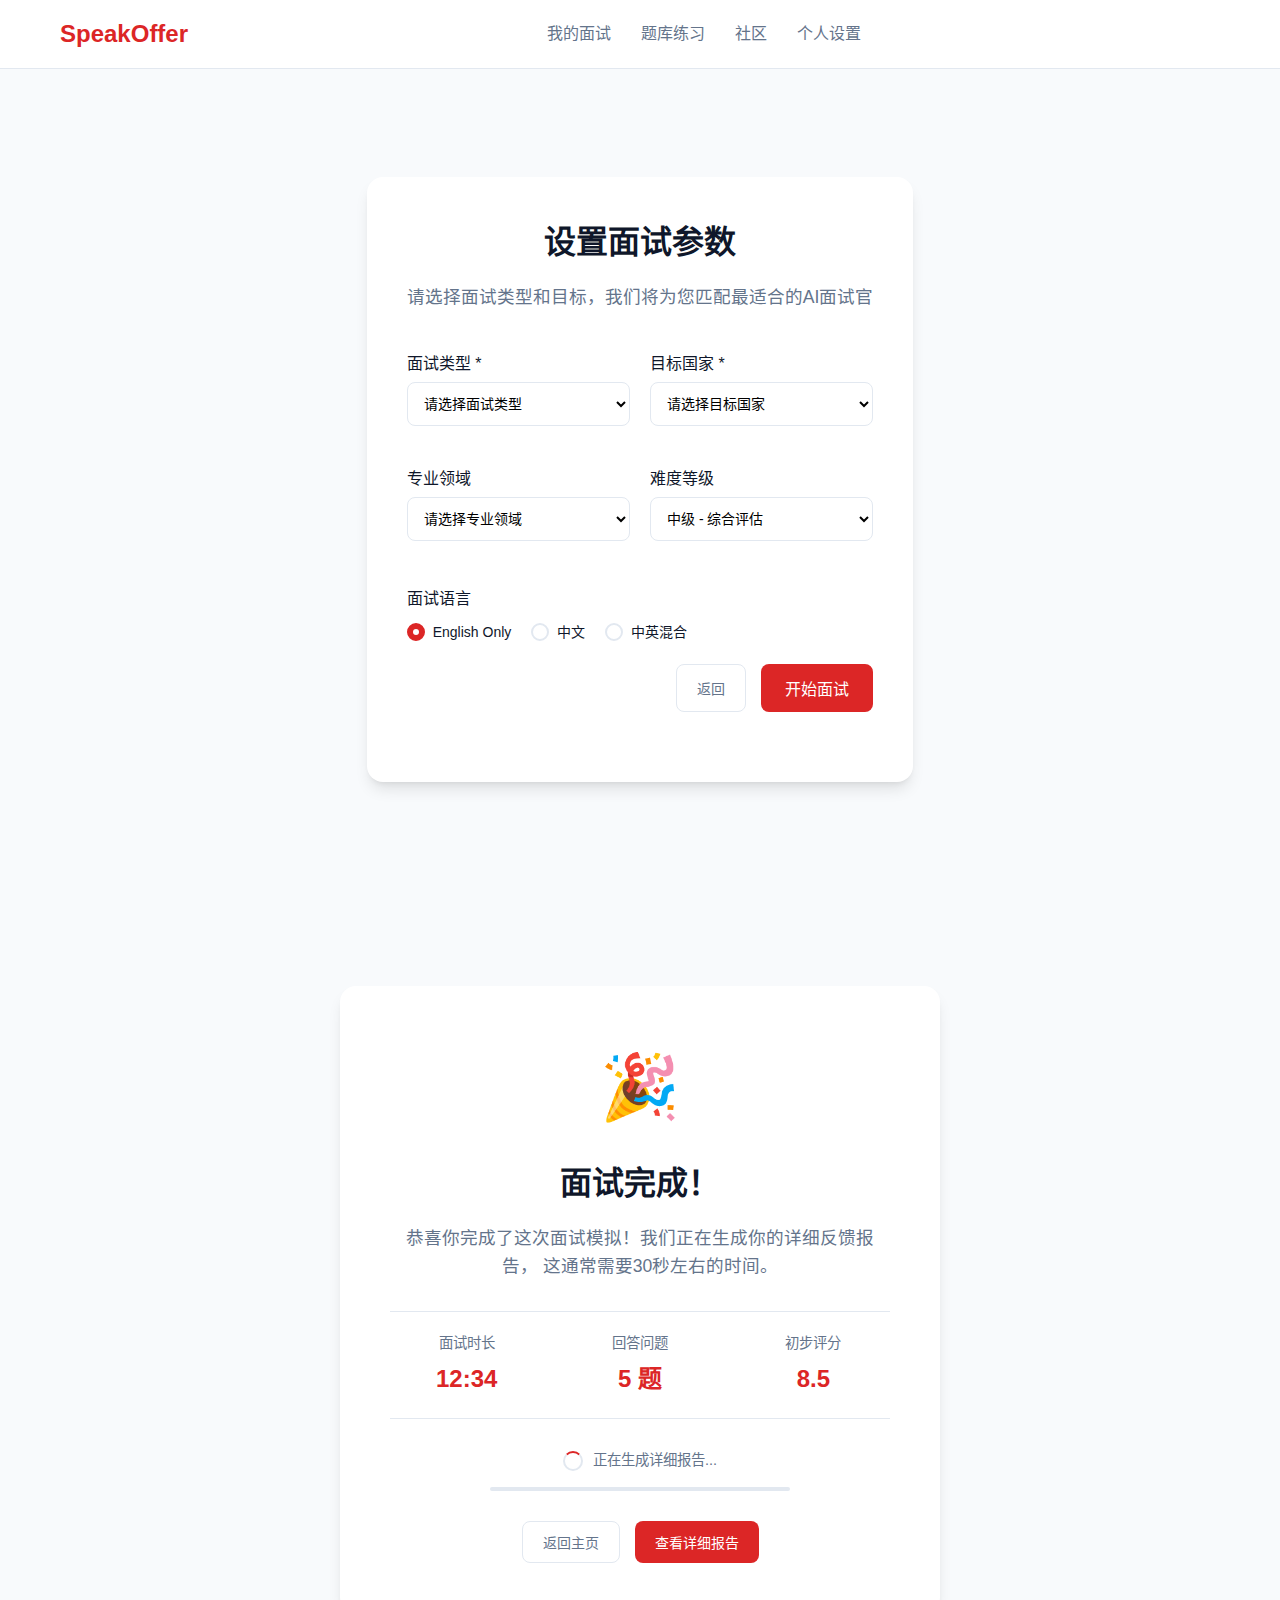
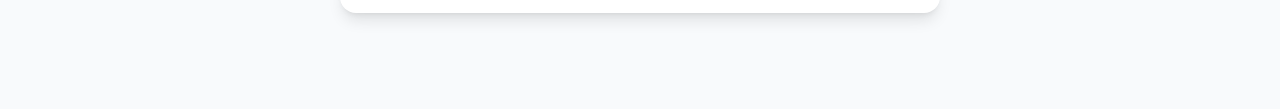
<file: interview.html>
<!DOCTYPE html>
<html lang="zh-CN">
<head>
    <meta charset="UTF-8">
    <meta name="viewport" content="width=device-width, initial-scale=1.0">
    <title>AI面试模拟 - SpeakOffer</title>
    <link rel="stylesheet" href="css/styles.css">
    <link rel="stylesheet" href="css/interview.css">
</head>
<body data-page="interview">
    <!-- Header -->
    <header class="header">
        <div class="container">
            <div class="header-content">
                <a href="index.html" class="logo">SpeakOffer</a>

                <nav class="nav-menu">
                    <a href="dashboard.html" class="nav-link">我的面试</a>
                    <a href="practice.html" class="nav-link">题库练习</a>
                    <a href="community.html" class="nav-link">社区</a>
                    <a href="profile.html" class="nav-link">个人设置</a>
                </nav>

                <div class="header-actions">
                    <div data-auth class="user-menu">
                        <div class="user-avatar" data-user-avatar>U</div>
                        <div class="dropdown hidden">
                            <a href="profile.html" class="dropdown-item">个人设置</a>
                            <div class="dropdown-item" onclick="logout()">退出登录</div>
                        </div>
                    </div>
                </div>

                <button class="mobile-menu-toggle">☰</button>
            </div>
        </div>
    </header>

    <main class="interview-main">
        <!-- Interview Setup -->
        <div id="interview-setup" class="interview-setup">
            <div class="container">
                <div class="setup-card">
                    <div class="setup-header">
                        <h1 class="setup-title">设置面试参数</h1>
                        <p class="setup-description">请选择面试类型和目标，我们将为您匹配最适合的AI面试官</p>
                    </div>

                    <form id="setup-form" class="setup-form">
                        <div class="form-grid">
                            <div class="form-group">
                                <label for="interviewType" class="form-label">面试类型 *</label>
                                <select id="interviewType" name="interviewType" class="form-select" required>
                                    <option value="">请选择面试类型</option>
                                    <option value="university">大学申请面试</option>
                                    <option value="scholarship">奖学金面试</option>
                                    <option value="visa">签证面试</option>
                                    <option value="graduate">研究生面试</option>
                                </select>
                            </div>

                            <div class="form-group">
                                <label for="targetCountry" class="form-label">目标国家 *</label>
                                <select id="targetCountry" name="targetCountry" class="form-select" required>
                                    <option value="">请选择目标国家</option>
                                    <option value="美国">美国</option>
                                    <option value="英国">英国</option>
                                    <option value="加拿大">加拿大</option>
                                    <option value="澳大利亚">澳大利亚</option>
                                    <option value="新加坡">新加坡</option>
                                    <option value="德国">德国</option>
                                    <option value="法国">法国</option>
                                </select>
                            </div>

                            <div class="form-group">
                                <label for="targetMajor" class="form-label">专业领域</label>
                                <select id="targetMajor" name="targetMajor" class="form-select">
                                    <option value="">请选择专业领域</option>
                                    <option value="商科">商科</option>
                                    <option value="工程">工程</option>
                                    <option value="计算机科学">计算机科学</option>
                                    <option value="医学">医学</option>
                                    <option value="法律">法律</option>
                                    <option value="艺术设计">艺术设计</option>
                                    <option value="文科">文科</option>
                                    <option value="理科">理科</option>
                                </select>
                            </div>

                            <div class="form-group">
                                <label for="difficulty" class="form-label">难度等级</label>
                                <select id="difficulty" name="difficulty" class="form-select">
                                    <option value="beginner">初级 - 基础问题</option>
                                    <option value="intermediate" selected>中级 - 综合评估</option>
                                    <option value="advanced">高级 - 深度挑战</option>
                                </select>
                            </div>
                        </div>

                        <div class="form-group">
                            <label for="interviewLanguage" class="form-label">面试语言</label>
                            <div class="language-options">
                                <label class="radio-label">
                                    <input type="radio" name="interviewLanguage" value="english" checked>
                                    <span class="radio-mark"></span>
                                    English Only
                                </label>
                                <label class="radio-label">
                                    <input type="radio" name="interviewLanguage" value="chinese">
                                    <span class="radio-mark"></span>
                                    中文
                                </label>
                                <label class="radio-label">
                                    <input type="radio" name="interviewLanguage" value="mixed">
                                    <span class="radio-mark"></span>
                                    中英混合
                                </label>
                            </div>
                        </div>

                        <div class="setup-actions">
                            <button type="button" onclick="history.back()" class="btn btn-secondary">返回</button>
                            <button type="submit" class="btn btn-primary btn-lg">开始面试</button>
                        </div>
                    </form>
                </div>
            </div>
        </div>

        <!-- Interview Session -->
        <div id="interview-session" class="interview-session hidden">
            <div class="session-header">
                <div class="container">
                    <div class="session-info">
                        <div class="session-meta">
                            <span class="session-type" id="session-type">大学申请面试</span>
                            <span class="session-separator">·</span>
                            <span class="session-school" id="session-school">美国 · 商科</span>
                        </div>
                        <div class="session-timer">
                            <span class="timer-label">面试时长:</span>
                            <span class="timer-display" id="timer-display">00:00</span>
                        </div>
                    </div>
                    <div class="session-controls">
                        <button id="pause-btn" class="control-btn">
                            <span class="control-icon">⏸</span>
                            暂停
                        </button>
                        <button id="end-btn" class="control-btn end-btn">
                            <span class="control-icon">⏹</span>
                            结束面试
                        </button>
                    </div>
                </div>
            </div>

            <div class="interview-content">
                <div class="container">
                    <div class="interview-layout">
                        <!-- AI Interviewer -->
                        <div class="interviewer-panel">
                            <div class="ai-interviewer">
                                <div class="ai-avatar-container">
                                    <div class="ai-avatar" id="ai-avatar">
                                        <div class="avatar-face">🤖</div>
                                        <div class="speaking-indicator hidden" id="speaking-indicator">
                                            <span></span><span></span><span></span>
                                        </div>
                                    </div>
                                </div>
                                <div class="ai-info">
                                    <h3 class="ai-name">Dr. Smith</h3>
                                    <p class="ai-role">Harvard Admission Officer</p>
                                </div>
                            </div>

                            <div class="current-question">
                                <div class="question-header">
                                    <span class="question-number">Question 1</span>
                                </div>
                                <div class="question-text" id="current-question">
                                    Hello! Welcome to your interview. I'm excited to learn more about you.
                                    Let's start with a simple question: Can you tell me a bit about yourself and why you're interested in studying business?
                                </div>
                                <div class="question-subtitle" id="question-subtitle">
                                    Take your time and speak naturally. I'm listening.
                                </div>
                            </div>
                        </div>

                        <!-- User Response Panel -->
                        <div class="response-panel">
                            <div class="user-video">
                                <video id="user-video" autoplay muted></video>
                                <div class="video-placeholder" id="video-placeholder">
                                    <div class="placeholder-icon">📹</div>
                                    <p>启用摄像头以获得最佳面试体验</p>
                                    <button id="enable-camera" class="btn btn-primary btn-sm">启用摄像头</button>
                                </div>
                            </div>

                            <div class="response-controls">
                                <div class="mic-section">
                                    <button id="mic-toggle" class="mic-btn">
                                        <span class="mic-icon">🎤</span>
                                    </button>
                                    <div class="mic-status">
                                        <span class="status-text" id="mic-status">准备就绪</span>
                                        <div class="audio-level" id="audio-level">
                                            <div class="level-bar"></div>
                                        </div>
                                    </div>
                                </div>

                                <div class="transcript-section">
                                    <div class="transcript-header">
                                        <span class="transcript-label">实时转录</span>
                                    </div>
                                    <div class="transcript-content" id="transcript">
                                        <p class="transcript-placeholder">开始说话，你的回答会在这里显示...</p>
                                    </div>
                                </div>
                            </div>
                        </div>
                    </div>

                    <!-- Progress & Feedback -->
                    <div class="interview-progress">
                        <div class="progress-info">
                            <span class="progress-label">面试进度</span>
                            <span class="progress-text" id="progress-text">1 / 5 questions</span>
                        </div>
                        <div class="progress-bar">
                            <div class="progress-fill" id="progress-fill" style="width: 20%"></div>
                        </div>
                    </div>

                    <!-- Real-time Feedback -->
                    <div class="realtime-feedback hidden" id="realtime-feedback">
                        <div class="feedback-header">
                            <span class="feedback-label">实时反馈</span>
                        </div>
                        <div class="feedback-items">
                            <div class="feedback-item positive">
                                <span class="feedback-icon">👍</span>
                                <span class="feedback-text">语音清晰度很好</span>
                            </div>
                            <div class="feedback-item neutral">
                                <span class="feedback-icon">💡</span>
                                <span class="feedback-text">建议保持眼神接触</span>
                            </div>
                        </div>
                    </div>
                </div>
            </div>
        </div>

        <!-- Interview Completed -->
        <div id="interview-completed" class="interview-completed hidden">
            <div class="container">
                <div class="completion-card">
                    <div class="completion-icon">🎉</div>
                    <h2 class="completion-title">面试完成！</h2>
                    <p class="completion-message">
                        恭喜你完成了这次面试模拟！我们正在生成你的详细反馈报告，
                        这通常需要30秒左右的时间。
                    </p>

                    <div class="completion-stats">
                        <div class="stat">
                            <span class="stat-label">面试时长</span>
                            <span class="stat-value" id="final-duration">12:34</span>
                        </div>
                        <div class="stat">
                            <span class="stat-label">回答问题</span>
                            <span class="stat-value" id="final-questions">5 题</span>
                        </div>
                        <div class="stat">
                            <span class="stat-label">初步评分</span>
                            <span class="stat-value" id="preliminary-score">8.5</span>
                        </div>
                    </div>

                    <div class="report-generation">
                        <div class="generation-status">
                            <div class="loading-spinner"></div>
                            <span class="generation-text" id="generation-text">正在生成详细报告...</span>
                        </div>
                        <div class="generation-progress">
                            <div class="generation-bar" id="generation-bar"></div>
                        </div>
                    </div>

                    <div class="completion-actions">
                        <button onclick="location.href='dashboard.html'" class="btn btn-secondary">返回主页</button>
                        <button id="view-report-btn" class="btn btn-primary" disabled>查看详细报告</button>
                    </div>
                </div>
            </div>
        </div>
    </main>

    <script src="js/app.js"></script>
    <script src="js/interview.js"></script>
</body>
</html>
</file>
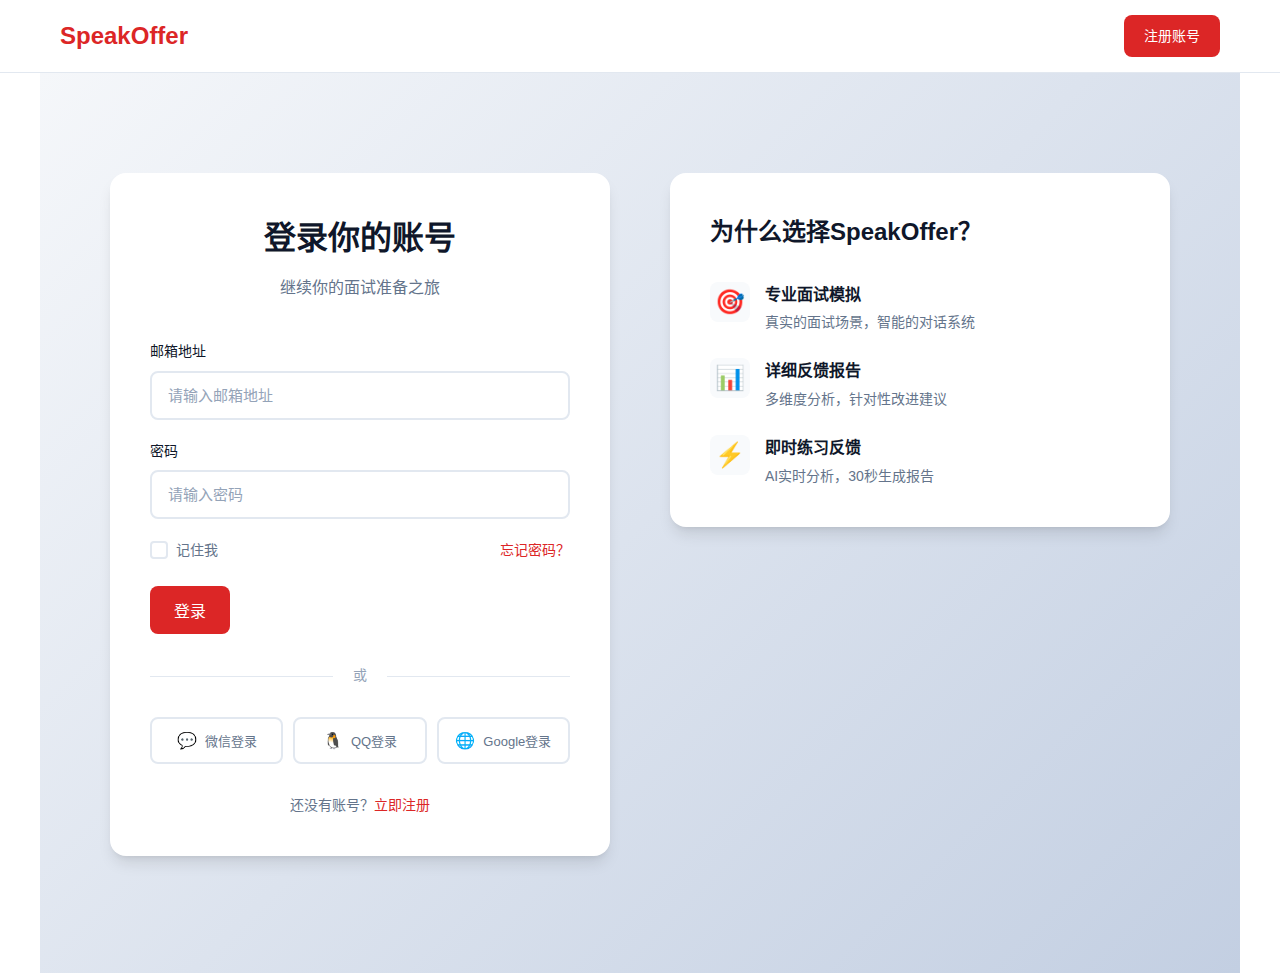
<file: login.html>
<!DOCTYPE html>
<html lang="zh-CN">
<head>
    <meta charset="UTF-8">
    <meta name="viewport" content="width=device-width, initial-scale=1.0">
    <title>登录 - SpeakOffer</title>
    <link rel="stylesheet" href="css/styles.css">
    <link rel="stylesheet" href="css/auth.css">
</head>
<body data-page="login">
    <!-- Header -->
    <header class="header">
        <div class="container">
            <div class="header-content">
                <a href="index.html" class="logo">SpeakOffer</a>
                <div class="header-actions">
                    <a href="register.html" class="btn btn-primary">注册账号</a>
                </div>
            </div>
        </div>
    </header>

    <!-- Login Form -->
    <div class="auth-container">
        <div class="auth-card">
            <div class="auth-header">
                <h1 class="auth-title">登录你的账号</h1>
                <p class="auth-description">继续你的面试准备之旅</p>
            </div>

            <form data-form="login" class="auth-form">
                <div class="form-group">
                    <label for="email" class="form-label">邮箱地址</label>
                    <input
                        type="email"
                        id="email"
                        name="email"
                        class="form-input"
                        placeholder="请输入邮箱地址"
                        required
                    >
                </div>

                <div class="form-group">
                    <label for="password" class="form-label">密码</label>
                    <input
                        type="password"
                        id="password"
                        name="password"
                        class="form-input"
                        placeholder="请输入密码"
                        required
                    >
                </div>

                <div class="form-options">
                    <label class="checkbox-label">
                        <input type="checkbox" name="remember">
                        <span class="checkmark"></span>
                        记住我
                    </label>
                    <a href="#" class="forgot-link">忘记密码？</a>
                </div>

                <button type="submit" class="btn btn-primary btn-lg">登录</button>
            </form>

            <div class="auth-divider">
                <span>或</span>
            </div>

            <div class="social-login">
                <button class="btn btn-social btn-wechat">
                    <span class="social-icon">💬</span>
                    微信登录
                </button>
                <button class="btn btn-social btn-qq">
                    <span class="social-icon">🐧</span>
                    QQ登录
                </button>
                <button class="btn btn-social btn-google">
                    <span class="social-icon">🌐</span>
                    Google登录
                </button>
            </div>

            <div class="auth-footer">
                <p>还没有账号？<a href="register.html" class="auth-link">立即注册</a></p>
            </div>
        </div>

        <div class="auth-benefits">
            <h3>为什么选择SpeakOffer？</h3>
            <div class="benefit-list">
                <div class="benefit-item">
                    <div class="benefit-icon">🎯</div>
                    <div class="benefit-text">
                        <h4>专业面试模拟</h4>
                        <p>真实的面试场景，智能的对话系统</p>
                    </div>
                </div>
                <div class="benefit-item">
                    <div class="benefit-icon">📊</div>
                    <div class="benefit-text">
                        <h4>详细反馈报告</h4>
                        <p>多维度分析，针对性改进建议</p>
                    </div>
                </div>
                <div class="benefit-item">
                    <div class="benefit-icon">⚡</div>
                    <div class="benefit-text">
                        <h4>即时练习反馈</h4>
                        <p>AI实时分析，30秒生成报告</p>
                    </div>
                </div>
            </div>
        </div>
    </div>

    <script src="js/app.js"></script>
</body>
</html>
</file>
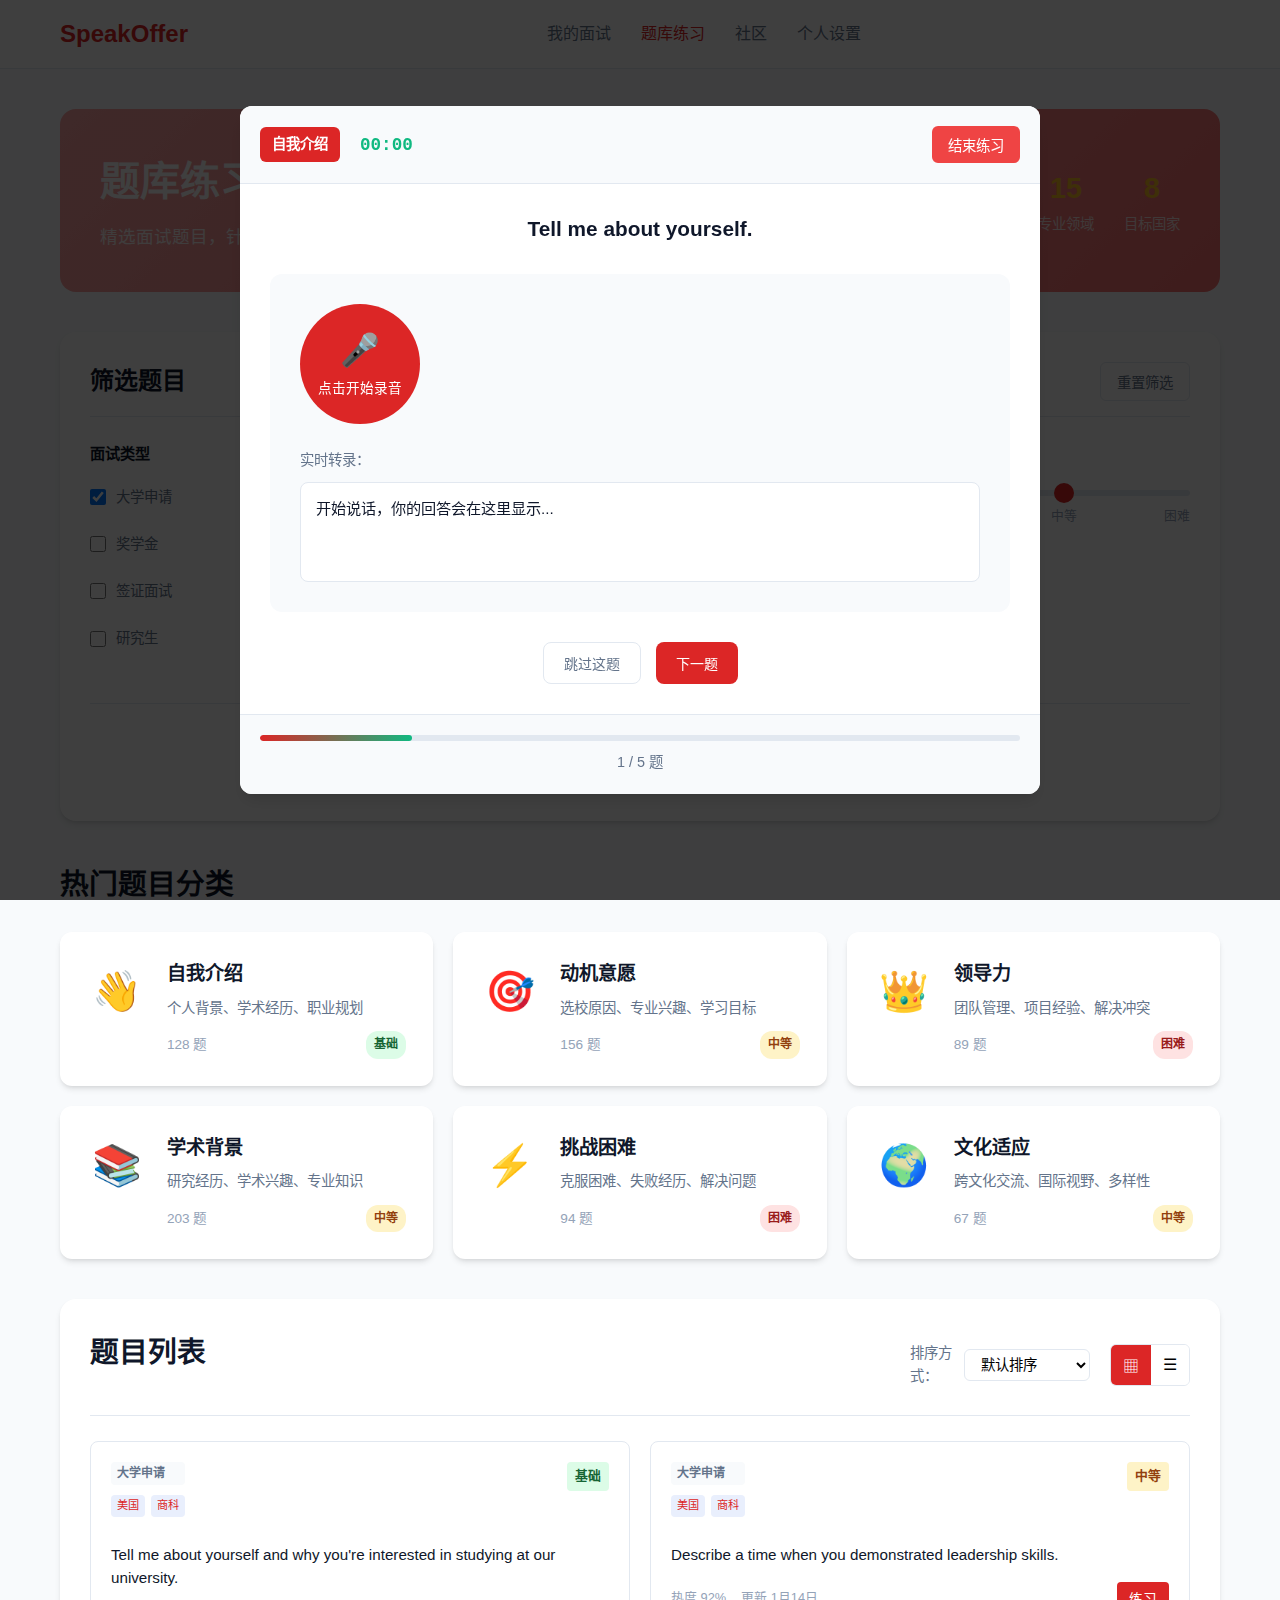
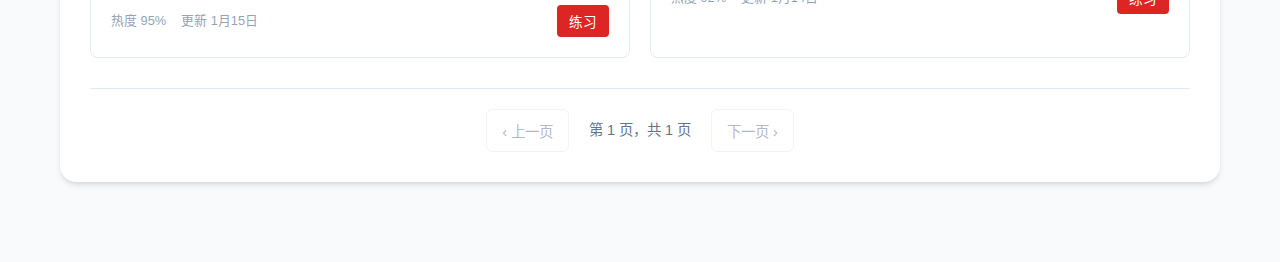
<file: practice.html>
<!DOCTYPE html>
<html lang="zh-CN">
<head>
    <meta charset="UTF-8">
    <meta name="viewport" content="width=device-width, initial-scale=1.0">
    <title>题库练习 - SpeakOffer</title>
    <link rel="stylesheet" href="css/styles.css">
    <link rel="stylesheet" href="css/practice.css">
</head>
<body data-page="practice">
    <!-- Header -->
    <header class="header">
        <div class="container">
            <div class="header-content">
                <a href="index.html" class="logo">SpeakOffer</a>

                <nav class="nav-menu">
                    <a href="dashboard.html" class="nav-link">我的面试</a>
                    <a href="practice.html" class="nav-link active">题库练习</a>
                    <a href="community.html" class="nav-link">社区</a>
                    <a href="profile.html" class="nav-link">个人设置</a>
                </nav>

                <div class="header-actions">
                    <div data-auth class="user-menu">
                        <div class="user-avatar" data-user-avatar>U</div>
                        <div class="dropdown hidden">
                            <a href="profile.html" class="dropdown-item">个人设置</a>
                            <div class="dropdown-item" onclick="logout()">退出登录</div>
                        </div>
                    </div>
                </div>

                <button class="mobile-menu-toggle">☰</button>
            </div>
        </div>
    </header>

    <main class="practice-main">
        <div class="container">
            <!-- Practice Header -->
            <div class="practice-header">
                <div class="header-content-wrapper">
                    <div class="header-text">
                        <h1 class="practice-title">题库练习</h1>
                        <p class="practice-subtitle">精选面试题目，针对性提升你的面试技能</p>
                    </div>
                    <div class="practice-stats">
                        <div class="stat-item">
                            <span class="stat-number">2,500+</span>
                            <span class="stat-label">精选题目</span>
                        </div>
                        <div class="stat-item">
                            <span class="stat-number">15</span>
                            <span class="stat-label">专业领域</span>
                        </div>
                        <div class="stat-item">
                            <span class="stat-number">8</span>
                            <span class="stat-label">目标国家</span>
                        </div>
                    </div>
                </div>
            </div>

            <!-- Filter Section -->
            <div class="filter-section">
                <div class="filter-header">
                    <h2 class="filter-title">筛选题目</h2>
                    <button class="filter-reset" onclick="resetFilters()">重置筛选</button>
                </div>

                <div class="filter-content">
                    <div class="filter-group">
                        <label class="filter-label">面试类型</label>
                        <div class="filter-options">
                            <label class="filter-option">
                                <input type="checkbox" name="type" value="university" checked>
                                <span class="option-text">大学申请</span>
                            </label>
                            <label class="filter-option">
                                <input type="checkbox" name="type" value="scholarship">
                                <span class="option-text">奖学金</span>
                            </label>
                            <label class="filter-option">
                                <input type="checkbox" name="type" value="visa">
                                <span class="option-text">签证面试</span>
                            </label>
                            <label class="filter-option">
                                <input type="checkbox" name="type" value="graduate">
                                <span class="option-text">研究生</span>
                            </label>
                        </div>
                    </div>

                    <div class="filter-group">
                        <label class="filter-label">目标国家</label>
                        <div class="filter-options">
                            <label class="filter-option">
                                <input type="checkbox" name="country" value="美国" checked>
                                <span class="option-text">美国</span>
                            </label>
                            <label class="filter-option">
                                <input type="checkbox" name="country" value="英国">
                                <span class="option-text">英国</span>
                            </label>
                            <label class="filter-option">
                                <input type="checkbox" name="country" value="加拿大">
                                <span class="option-text">加拿大</span>
                            </label>
                            <label class="filter-option">
                                <input type="checkbox" name="country" value="澳大利亚">
                                <span class="option-text">澳大利亚</span>
                            </label>
                        </div>
                    </div>

                    <div class="filter-group">
                        <label class="filter-label">专业领域</label>
                        <div class="filter-options">
                            <label class="filter-option">
                                <input type="checkbox" name="major" value="商科" checked>
                                <span class="option-text">商科</span>
                            </label>
                            <label class="filter-option">
                                <input type="checkbox" name="major" value="工程">
                                <span class="option-text">工程</span>
                            </label>
                            <label class="filter-option">
                                <input type="checkbox" name="major" value="计算机科学">
                                <span class="option-text">计算机</span>
                            </label>
                            <label class="filter-option">
                                <input type="checkbox" name="major" value="医学">
                                <span class="option-text">医学</span>
                            </label>
                        </div>
                    </div>

                    <div class="filter-group">
                        <label class="filter-label">难度等级</label>
                        <div class="difficulty-slider">
                            <input type="range" id="difficulty" min="1" max="5" value="3" class="slider">
                            <div class="difficulty-labels">
                                <span>基础</span>
                                <span>中等</span>
                                <span>困难</span>
                            </div>
                        </div>
                    </div>

                    <div class="filter-actions">
                        <button class="btn btn-primary" onclick="applyFilters()">应用筛选</button>
                        <button class="btn btn-secondary" onclick="randomPractice()">随机练习</button>
                    </div>
                </div>
            </div>

            <!-- Question Categories -->
            <div class="categories-section">
                <h2 class="section-title">热门题目分类</h2>
                <div class="categories-grid">
                    <div class="category-card" onclick="selectCategory('self-introduction')">
                        <div class="category-icon">👋</div>
                        <div class="category-info">
                            <h3 class="category-title">自我介绍</h3>
                            <p class="category-description">个人背景、学术经历、职业规划</p>
                            <div class="category-meta">
                                <span class="question-count">128 题</span>
                                <span class="difficulty-tag easy">基础</span>
                            </div>
                        </div>
                    </div>

                    <div class="category-card" onclick="selectCategory('motivation')">
                        <div class="category-icon">🎯</div>
                        <div class="category-info">
                            <h3 class="category-title">动机意愿</h3>
                            <p class="category-description">选校原因、专业兴趣、学习目标</p>
                            <div class="category-meta">
                                <span class="question-count">156 题</span>
                                <span class="difficulty-tag medium">中等</span>
                            </div>
                        </div>
                    </div>

                    <div class="category-card" onclick="selectCategory('leadership')">
                        <div class="category-icon">👑</div>
                        <div class="category-info">
                            <h3 class="category-title">领导力</h3>
                            <p class="category-description">团队管理、项目经验、解决冲突</p>
                            <div class="category-meta">
                                <span class="question-count">89 题</span>
                                <span class="difficulty-tag hard">困难</span>
                            </div>
                        </div>
                    </div>

                    <div class="category-card" onclick="selectCategory('academic')">
                        <div class="category-icon">📚</div>
                        <div class="category-info">
                            <h3 class="category-title">学术背景</h3>
                            <p class="category-description">研究经历、学术兴趣、专业知识</p>
                            <div class="category-meta">
                                <span class="question-count">203 题</span>
                                <span class="difficulty-tag medium">中等</span>
                            </div>
                        </div>
                    </div>

                    <div class="category-card" onclick="selectCategory('challenges')">
                        <div class="category-icon">⚡</div>
                        <div class="category-info">
                            <h3 class="category-title">挑战困难</h3>
                            <p class="category-description">克服困难、失败经历、解决问题</p>
                            <div class="category-meta">
                                <span class="question-count">94 题</span>
                                <span class="difficulty-tag hard">困难</span>
                            </div>
                        </div>
                    </div>

                    <div class="category-card" onclick="selectCategory('cultural')">
                        <div class="category-icon">🌍</div>
                        <div class="category-info">
                            <h3 class="category-title">文化适应</h3>
                            <p class="category-description">跨文化交流、国际视野、多样性</p>
                            <div class="category-meta">
                                <span class="question-count">67 题</span>
                                <span class="difficulty-tag medium">中等</span>
                            </div>
                        </div>
                    </div>
                </div>
            </div>

            <!-- Question List -->
            <div class="questions-section">
                <div class="questions-header">
                    <h2 class="section-title">题目列表</h2>
                    <div class="questions-controls">
                        <div class="sort-controls">
                            <label for="sort-by">排序方式：</label>
                            <select id="sort-by" class="form-select" onchange="sortQuestions()">
                                <option value="default">默认排序</option>
                                <option value="difficulty">按难度</option>
                                <option value="popularity">按热度</option>
                                <option value="recent">最近更新</option>
                            </select>
                        </div>
                        <div class="view-controls">
                            <button class="view-btn active" data-view="grid" onclick="changeView('grid')">
                                <span class="view-icon">▦</span>
                            </button>
                            <button class="view-btn" data-view="list" onclick="changeView('list')">
                                <span class="view-icon">☰</span>
                            </button>
                        </div>
                    </div>
                </div>

                <div class="questions-grid" id="questions-container">
                    <!-- Questions will be populated by JavaScript -->
                </div>

                <div class="questions-pagination">
                    <button class="pagination-btn" onclick="previousPage()" disabled>
                        <span>‹ 上一页</span>
                    </button>
                    <div class="pagination-info">
                        <span id="pagination-text">第 1 页，共 15 页</span>
                    </div>
                    <button class="pagination-btn" onclick="nextPage()">
                        <span>下一页 ›</span>
                    </button>
                </div>
            </div>

            <!-- Quick Practice Modal -->
            <div class="modal hidden" id="practice-modal">
                <div class="modal-backdrop" onclick="closePracticeModal()"></div>
                <div class="modal-content">
                    <div class="modal-header">
                        <h3 class="modal-title">快速练习</h3>
                        <button class="modal-close" onclick="closePracticeModal()">×</button>
                    </div>
                    <div class="modal-body">
                        <div class="question-preview">
                            <div class="question-meta">
                                <span class="question-category" id="preview-category">自我介绍</span>
                                <span class="question-difficulty" id="preview-difficulty">中等</span>
                            </div>
                            <div class="question-text" id="preview-question">
                                Tell me about yourself and why you're interested in studying at our university.
                            </div>
                            <div class="question-tips">
                                <h4>回答建议：</h4>
                                <ul id="preview-tips">
                                    <li>简洁明了地介绍个人背景</li>
                                    <li>突出与目标专业相关的经历</li>
                                    <li>表达对学校的具体了解和兴趣</li>
                                </ul>
                            </div>
                        </div>
                    </div>
                    <div class="modal-actions">
                        <button class="btn btn-secondary" onclick="closePracticeModal()">取消</button>
                        <button class="btn btn-primary" onclick="startQuestionPractice()">开始练习</button>
                    </div>
                </div>
            </div>

            <!-- Practice Session Modal -->
            <div class="modal hidden" id="session-modal">
                <div class="modal-backdrop"></div>
                <div class="modal-content practice-session">
                    <div class="session-header">
                        <div class="session-info">
                            <span class="session-category" id="session-category">自我介绍</span>
                            <span class="session-timer" id="session-timer">00:00</span>
                        </div>
                        <button class="session-close" onclick="endPracticeSession()">结束练习</button>
                    </div>

                    <div class="session-content">
                        <div class="current-question">
                            <h3 class="question-title" id="session-question">Tell me about yourself.</h3>
                        </div>

                        <div class="response-area">
                            <div class="recording-controls">
                                <button class="record-btn" id="record-btn" onclick="toggleRecording()">
                                    <span class="record-icon">🎤</span>
                                    <span class="record-text">点击开始录音</span>
                                </button>
                            </div>

                            <div class="transcript-area">
                                <div class="transcript-label">实时转录：</div>
                                <div class="transcript-text" id="session-transcript">
                                    开始说话，你的回答会在这里显示...
                                </div>
                            </div>
                        </div>

                        <div class="session-actions">
                            <button class="btn btn-secondary" onclick="skipQuestion()">跳过这题</button>
                            <button class="btn btn-primary" onclick="nextQuestion()">下一题</button>
                        </div>
                    </div>

                    <div class="session-progress">
                        <div class="progress-bar">
                            <div class="progress-fill" id="session-progress" style="width: 20%"></div>
                        </div>
                        <div class="progress-text">
                            <span id="current-question-number">1</span> / <span id="total-questions">5</span> 题
                        </div>
                    </div>
                </div>
            </div>
        </div>
    </main>

    <script src="js/app.js"></script>
    <script src="js/practice.js"></script>
</body>
</html>
</file>
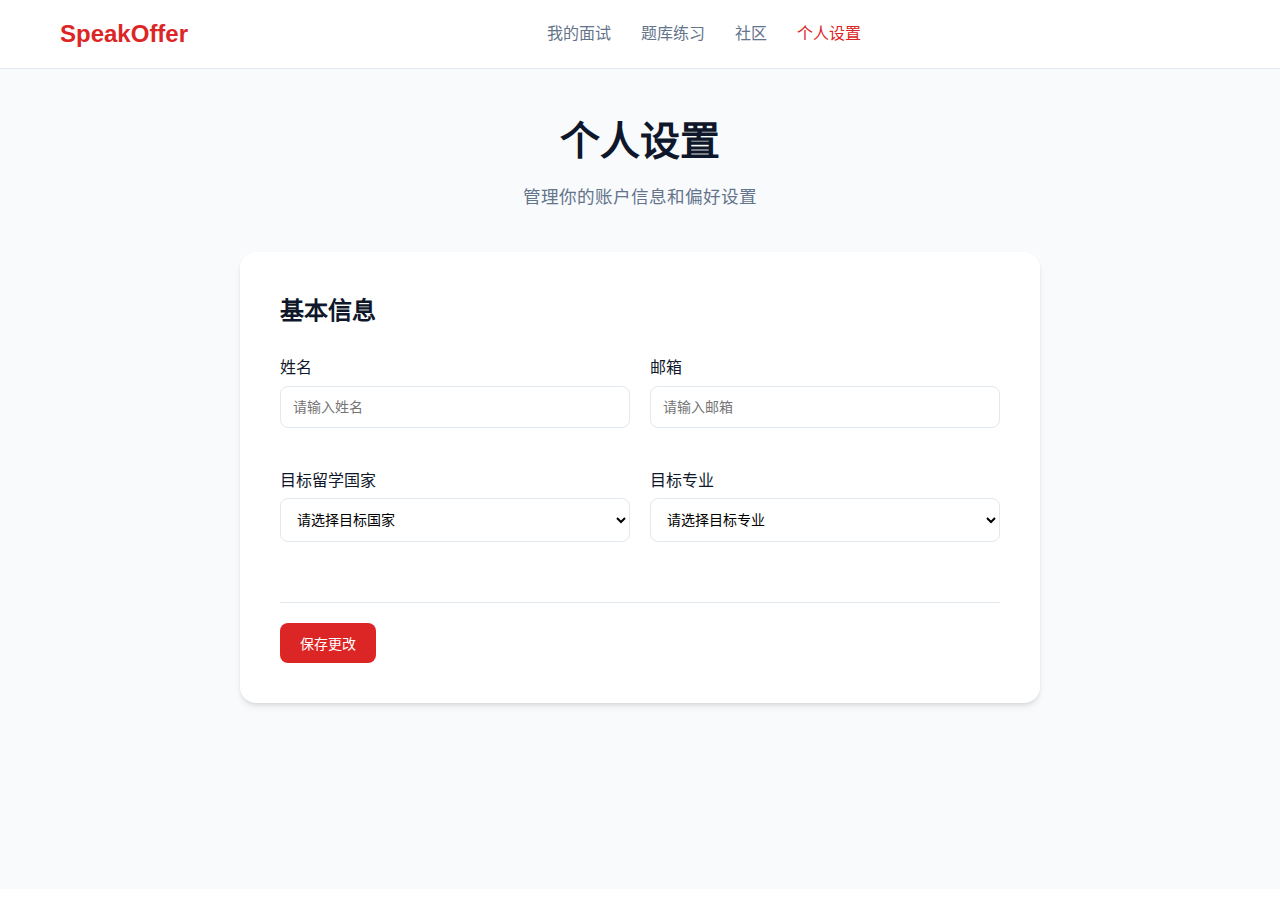
<file: profile.html>
<!DOCTYPE html>
<html lang="zh-CN">
<head>
    <meta charset="UTF-8">
    <meta name="viewport" content="width=device-width, initial-scale=1.0">
    <title>个人设置 - SpeakOffer</title>
    <link rel="stylesheet" href="css/styles.css">
    <link rel="stylesheet" href="css/profile.css">
</head>
<body data-page="profile">
    <!-- Header -->
    <header class="header">
        <div class="container">
            <div class="header-content">
                <a href="index.html" class="logo">SpeakOffer</a>

                <nav class="nav-menu">
                    <a href="dashboard.html" class="nav-link">我的面试</a>
                    <a href="practice.html" class="nav-link">题库练习</a>
                    <a href="community.html" class="nav-link">社区</a>
                    <a href="profile.html" class="nav-link active">个人设置</a>
                </nav>

                <div class="header-actions">
                    <div data-auth class="user-menu">
                        <div class="user-avatar" data-user-avatar>U</div>
                        <div class="dropdown hidden">
                            <div class="dropdown-item" onclick="logout()">退出登录</div>
                        </div>
                    </div>
                </div>

                <button class="mobile-menu-toggle">☰</button>
            </div>
        </div>
    </header>

    <main class="profile-main">
        <div class="container">
            <div class="profile-header">
                <h1 class="profile-title">个人设置</h1>
                <p class="profile-subtitle">管理你的账户信息和偏好设置</p>
            </div>

            <div class="profile-content">
                <!-- Profile Form -->
                <div class="profile-section">
                    <h2 class="section-title">基本信息</h2>
                    <form data-form="profile" class="profile-form">
                        <div class="form-row">
                            <div class="form-group">
                                <label for="name" class="form-label">姓名</label>
                                <input type="text" id="name" name="name" class="form-input" placeholder="请输入姓名">
                            </div>
                            <div class="form-group">
                                <label for="email" class="form-label">邮箱</label>
                                <input type="email" id="email" name="email" class="form-input" placeholder="请输入邮箱" readonly>
                            </div>
                        </div>

                        <div class="form-row">
                            <div class="form-group">
                                <label for="targetCountry" class="form-label">目标留学国家</label>
                                <select id="targetCountry" name="targetCountry" class="form-select">
                                    <option value="">请选择目标国家</option>
                                    <option value="美国">美国</option>
                                    <option value="英国">英国</option>
                                    <option value="加拿大">加拿大</option>
                                    <option value="澳大利亚">澳大利亚</option>
                                    <option value="新加坡">新加坡</option>
                                </select>
                            </div>
                            <div class="form-group">
                                <label for="targetMajor" class="form-label">目标专业</label>
                                <select id="targetMajor" name="targetMajor" class="form-select">
                                    <option value="">请选择目标专业</option>
                                    <option value="商科">商科</option>
                                    <option value="工程">工程</option>
                                    <option value="计算机科学">计算机科学</option>
                                    <option value="医学">医学</option>
                                </select>
                            </div>
                        </div>

                        <div class="form-actions">
                            <button type="submit" class="btn btn-primary">保存更改</button>
                        </div>
                    </form>
                </div>
            </div>
        </div>
    </main>

    <script src="js/app.js"></script>
</body>
</html>
</file>
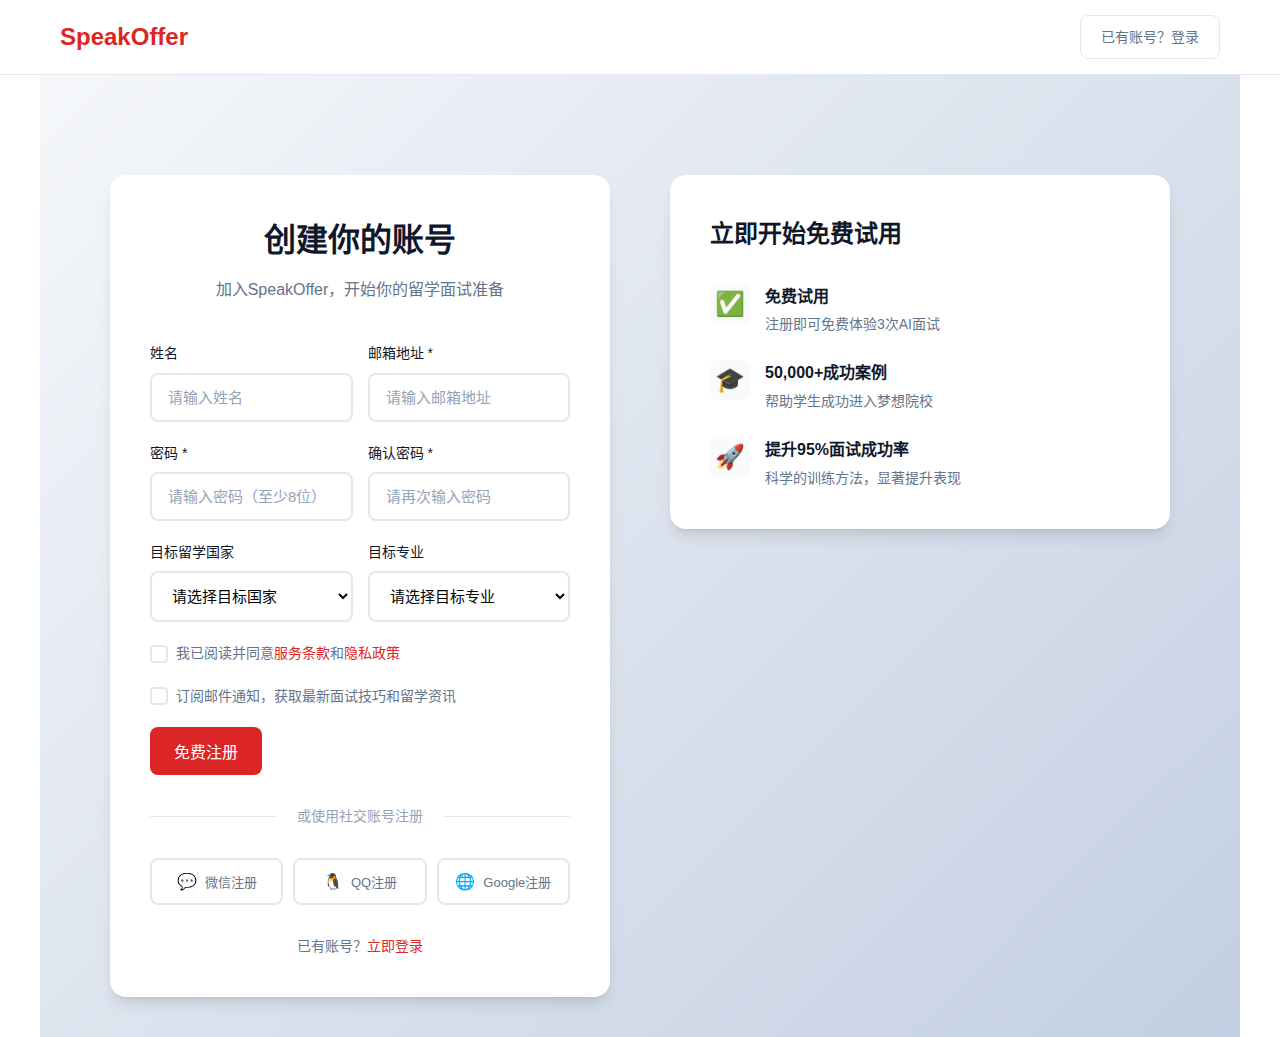
<file: register.html>
<!DOCTYPE html>
<html lang="zh-CN">
<head>
    <meta charset="UTF-8">
    <meta name="viewport" content="width=device-width, initial-scale=1.0">
    <title>注册 - SpeakOffer</title>
    <link rel="stylesheet" href="css/styles.css">
    <link rel="stylesheet" href="css/auth.css">
</head>
<body data-page="register">
    <!-- Header -->
    <header class="header">
        <div class="container">
            <div class="header-content">
                <a href="index.html" class="logo">SpeakOffer</a>
                <div class="header-actions">
                    <a href="login.html" class="btn btn-secondary">已有账号？登录</a>
                </div>
            </div>
        </div>
    </header>

    <!-- Register Form -->
    <div class="auth-container">
        <div class="auth-card">
            <div class="auth-header">
                <h1 class="auth-title">创建你的账号</h1>
                <p class="auth-description">加入SpeakOffer，开始你的留学面试准备</p>
            </div>

            <form data-form="register" class="auth-form">
                <div class="form-row">
                    <div class="form-group">
                        <label for="name" class="form-label">姓名</label>
                        <input
                            type="text"
                            id="name"
                            name="name"
                            class="form-input"
                            placeholder="请输入姓名"
                        >
                    </div>
                    <div class="form-group">
                        <label for="email" class="form-label">邮箱地址 *</label>
                        <input
                            type="email"
                            id="email"
                            name="email"
                            class="form-input"
                            placeholder="请输入邮箱地址"
                            required
                        >
                    </div>
                </div>

                <div class="form-row">
                    <div class="form-group">
                        <label for="password" class="form-label">密码 *</label>
                        <input
                            type="password"
                            id="password"
                            name="password"
                            class="form-input"
                            placeholder="请输入密码（至少8位）"
                            minlength="8"
                            required
                        >
                    </div>
                    <div class="form-group">
                        <label for="confirmPassword" class="form-label">确认密码 *</label>
                        <input
                            type="password"
                            id="confirmPassword"
                            name="confirmPassword"
                            class="form-input"
                            placeholder="请再次输入密码"
                            required
                        >
                    </div>
                </div>

                <div class="form-row">
                    <div class="form-group">
                        <label for="targetCountry" class="form-label">目标留学国家</label>
                        <select id="targetCountry" name="targetCountry" class="form-select">
                            <option value="">请选择目标国家</option>
                            <option value="美国">美国</option>
                            <option value="英国">英国</option>
                            <option value="加拿大">加拿大</option>
                            <option value="澳大利亚">澳大利亚</option>
                            <option value="新加坡">新加坡</option>
                            <option value="德国">德国</option>
                            <option value="法国">法国</option>
                            <option value="其他">其他</option>
                        </select>
                    </div>
                    <div class="form-group">
                        <label for="targetMajor" class="form-label">目标专业</label>
                        <select id="targetMajor" name="targetMajor" class="form-select">
                            <option value="">请选择目标专业</option>
                            <option value="商科">商科</option>
                            <option value="工程">工程</option>
                            <option value="计算机科学">计算机科学</option>
                            <option value="医学">医学</option>
                            <option value="法律">法律</option>
                            <option value="艺术设计">艺术设计</option>
                            <option value="文科">文科</option>
                            <option value="理科">理科</option>
                            <option value="其他">其他</option>
                        </select>
                    </div>
                </div>

                <div class="form-group">
                    <label class="checkbox-label">
                        <input type="checkbox" name="agreeTerms" required>
                        <span class="checkmark"></span>
                        我已阅读并同意
                        <a href="#" class="terms-link">服务条款</a>
                        和
                        <a href="#" class="terms-link">隐私政策</a>
                    </label>
                </div>

                <div class="form-group">
                    <label class="checkbox-label">
                        <input type="checkbox" name="subscribeNewsletter">
                        <span class="checkmark"></span>
                        订阅邮件通知，获取最新面试技巧和留学资讯
                    </label>
                </div>

                <button type="submit" class="btn btn-primary btn-lg">免费注册</button>
            </form>

            <div class="auth-divider">
                <span>或使用社交账号注册</span>
            </div>

            <div class="social-login">
                <button class="btn btn-social btn-wechat">
                    <span class="social-icon">💬</span>
                    微信注册
                </button>
                <button class="btn btn-social btn-qq">
                    <span class="social-icon">🐧</span>
                    QQ注册
                </button>
                <button class="btn btn-social btn-google">
                    <span class="social-icon">🌐</span>
                    Google注册
                </button>
            </div>

            <div class="auth-footer">
                <p>已有账号？<a href="login.html" class="auth-link">立即登录</a></p>
            </div>
        </div>

        <div class="auth-benefits">
            <h3>立即开始免费试用</h3>
            <div class="benefit-list">
                <div class="benefit-item">
                    <div class="benefit-icon">✅</div>
                    <div class="benefit-text">
                        <h4>免费试用</h4>
                        <p>注册即可免费体验3次AI面试</p>
                    </div>
                </div>
                <div class="benefit-item">
                    <div class="benefit-icon">🎓</div>
                    <div class="benefit-text">
                        <h4>50,000+成功案例</h4>
                        <p>帮助学生成功进入梦想院校</p>
                    </div>
                </div>
                <div class="benefit-item">
                    <div class="benefit-icon">🚀</div>
                    <div class="benefit-text">
                        <h4>提升95%面试成功率</h4>
                        <p>科学的训练方法，显著提升表现</p>
                    </div>
                </div>
            </div>
        </div>
    </div>

    <script src="js/app.js"></script>
</body>
</html>
</file>
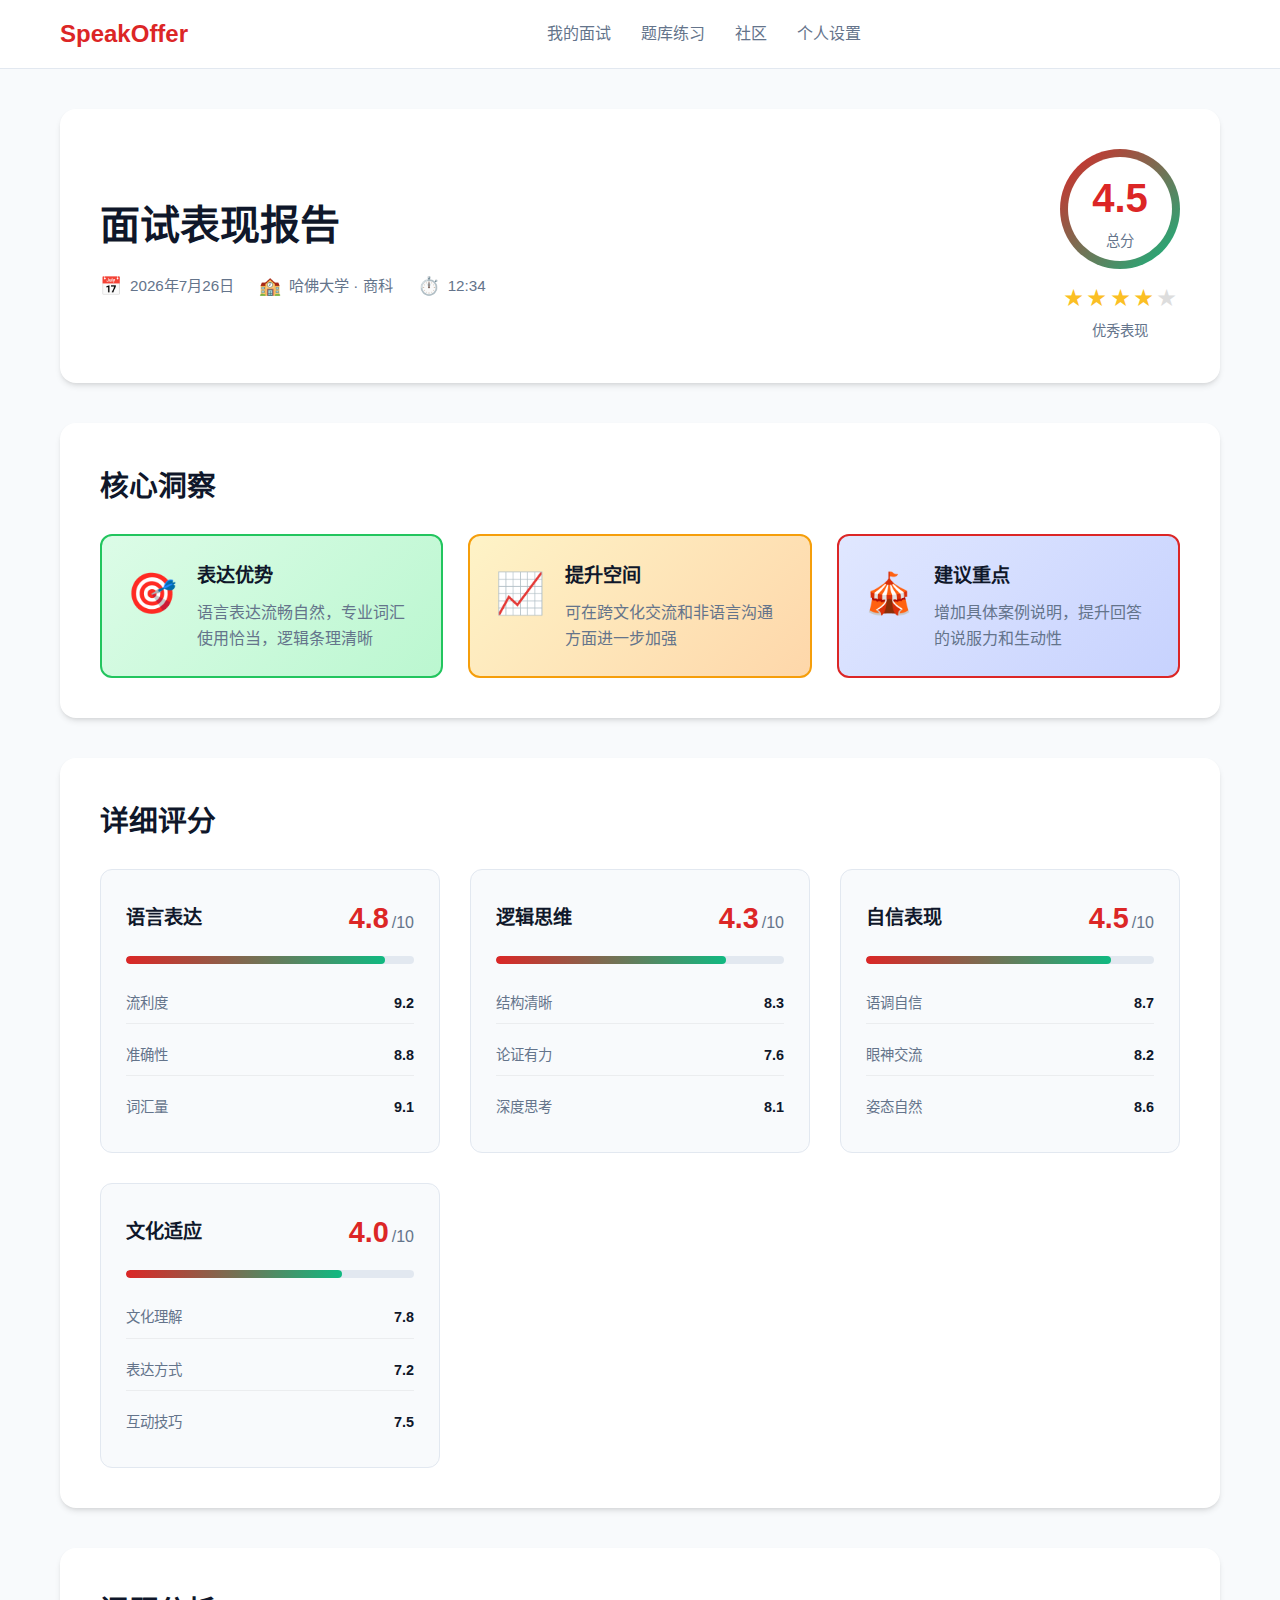
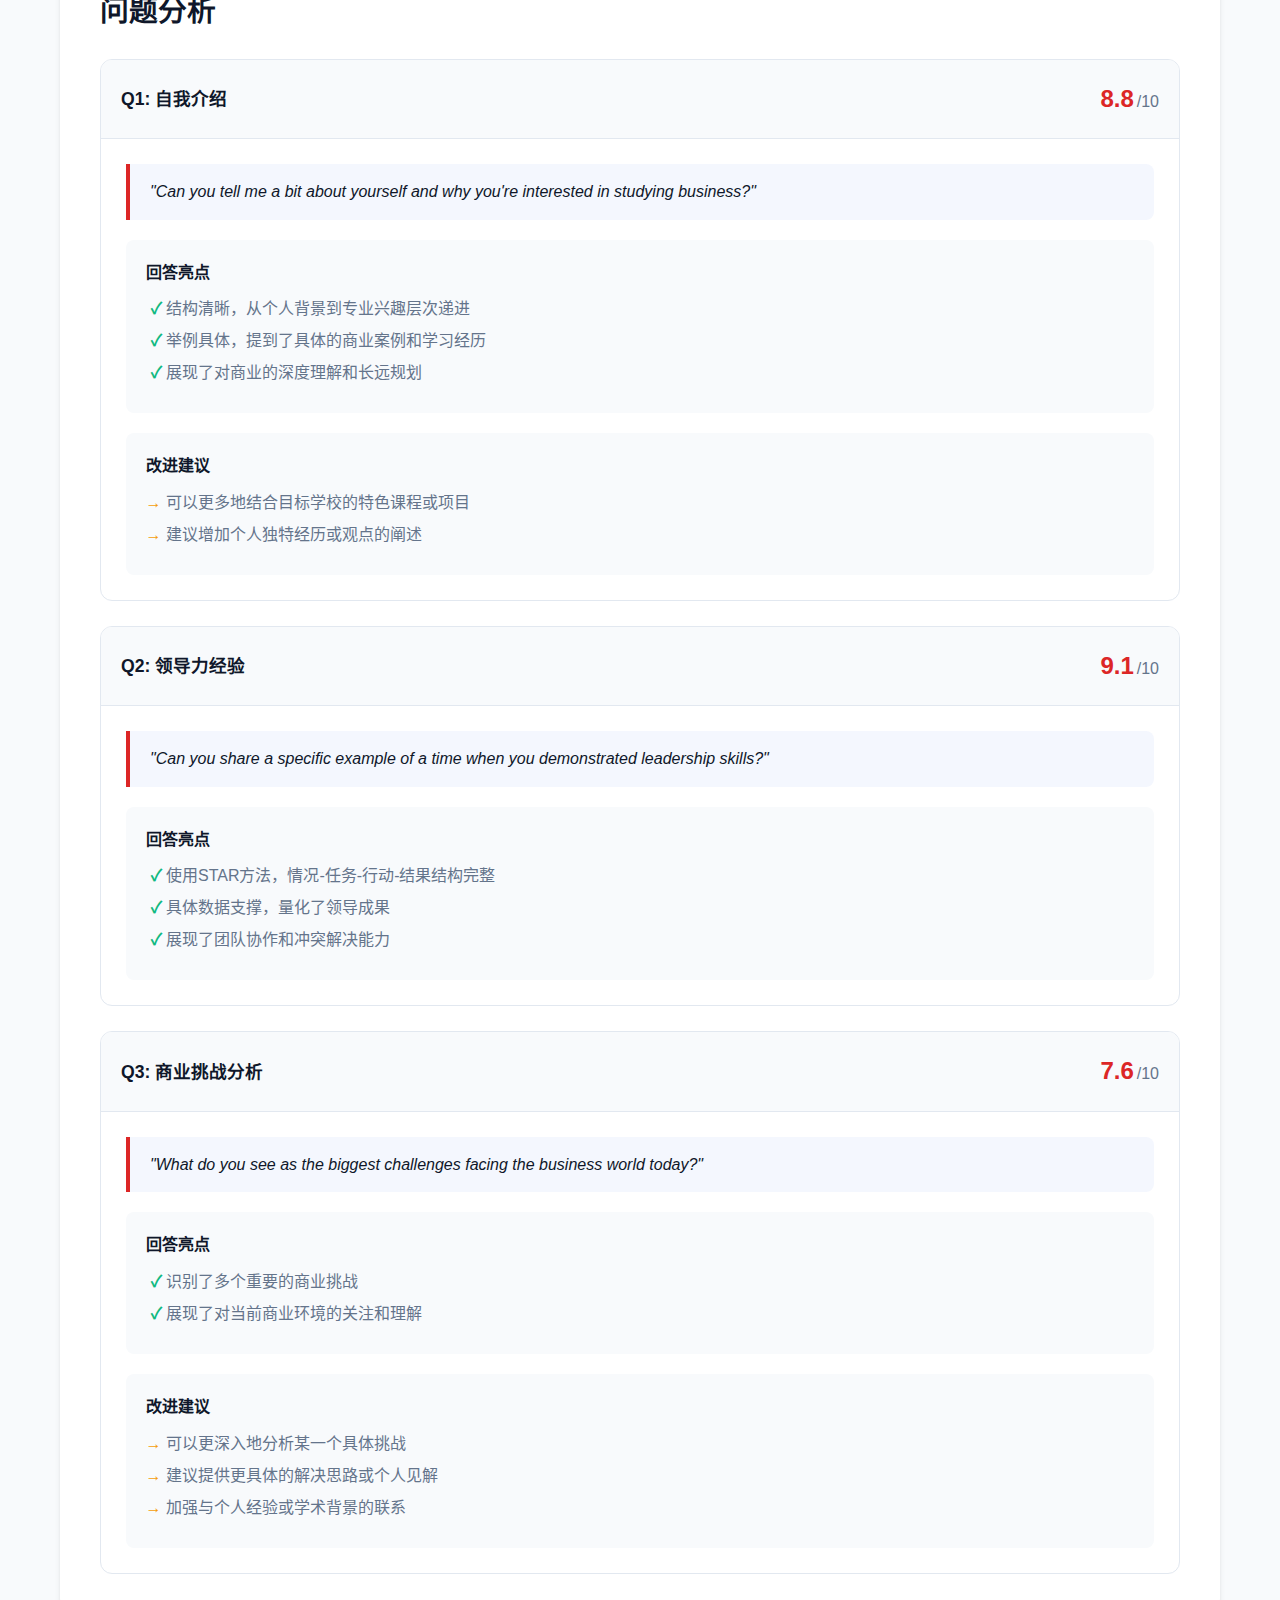
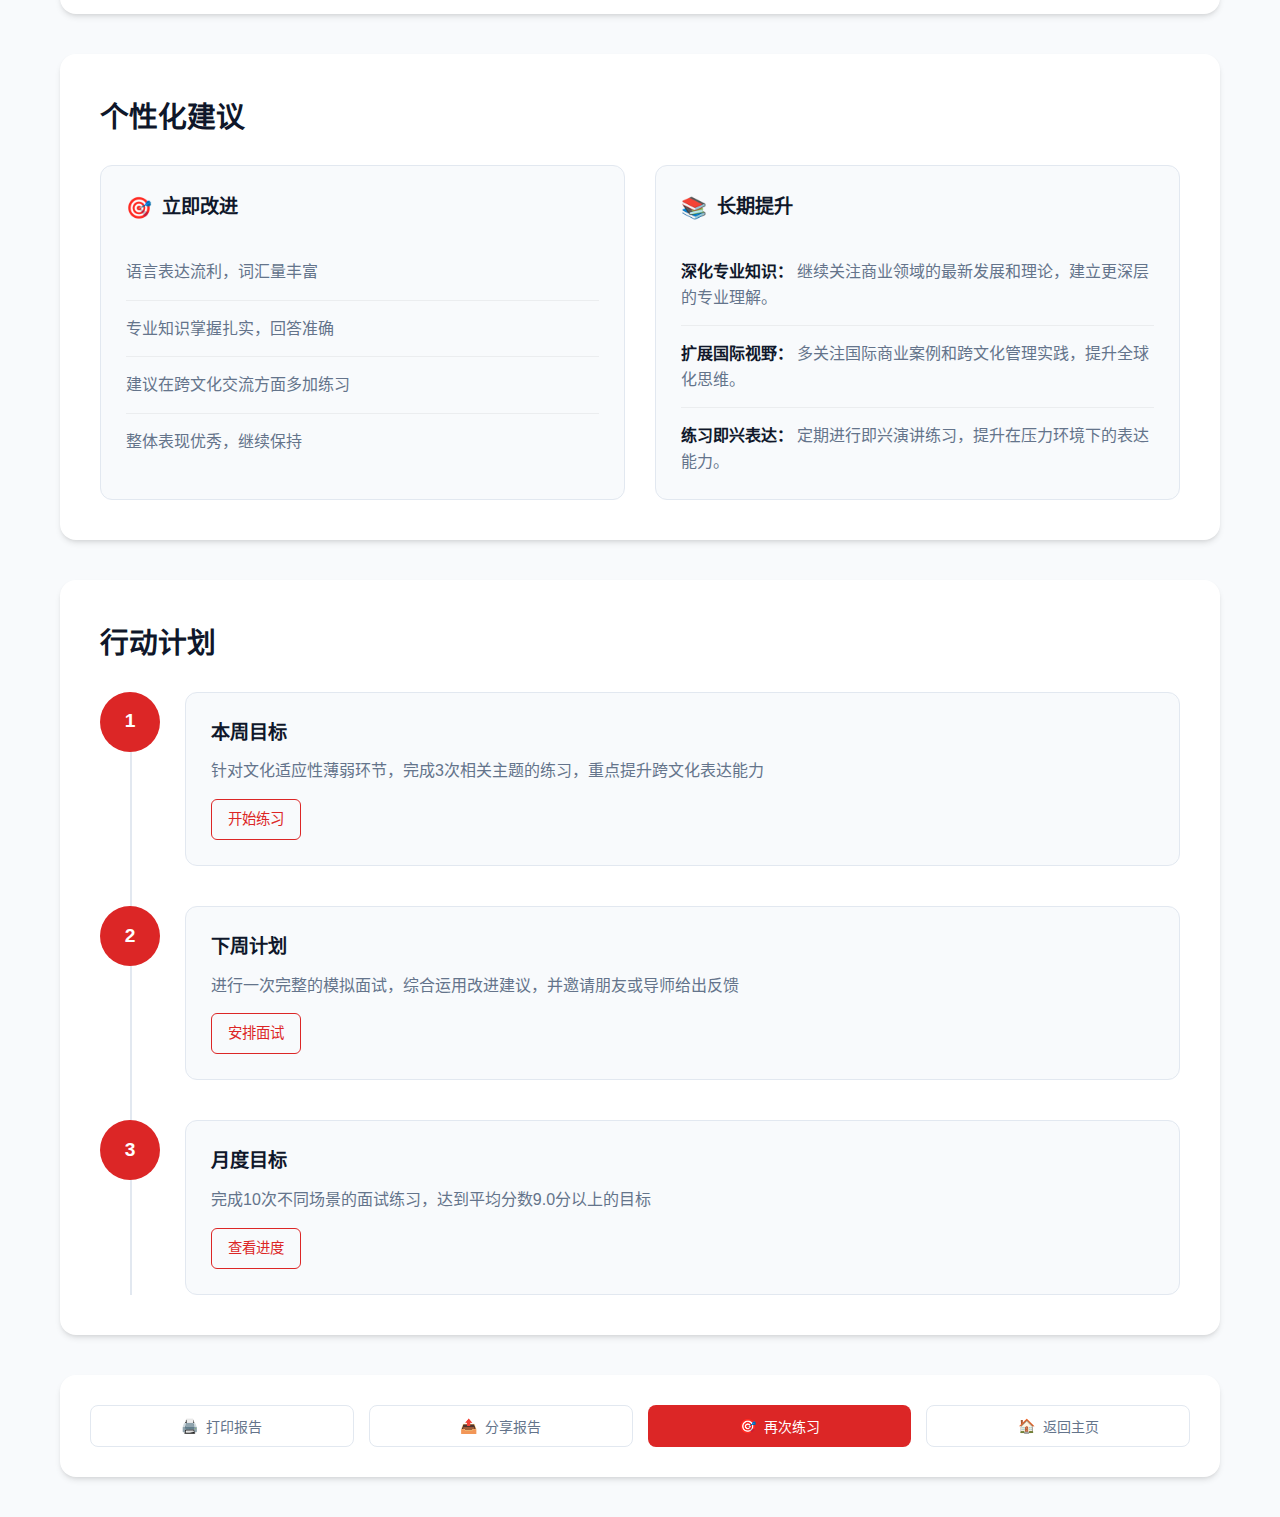
<file: report.html>
<!DOCTYPE html>
<html lang="zh-CN">
<head>
    <meta charset="UTF-8">
    <meta name="viewport" content="width=device-width, initial-scale=1.0">
    <title>面试报告 - SpeakOffer</title>
    <link rel="stylesheet" href="css/styles.css">
    <link rel="stylesheet" href="css/report.css">
</head>
<body data-page="report">
    <!-- Header -->
    <header class="header">
        <div class="container">
            <div class="header-content">
                <a href="index.html" class="logo">SpeakOffer</a>

                <nav class="nav-menu">
                    <a href="dashboard.html" class="nav-link">我的面试</a>
                    <a href="practice.html" class="nav-link">题库练习</a>
                    <a href="community.html" class="nav-link">社区</a>
                    <a href="profile.html" class="nav-link">个人设置</a>
                </nav>

                <div class="header-actions">
                    <div data-auth class="user-menu">
                        <div class="user-avatar" data-user-avatar>U</div>
                        <div class="dropdown hidden">
                            <a href="profile.html" class="dropdown-item">个人设置</a>
                            <div class="dropdown-item" onclick="logout()">退出登录</div>
                        </div>
                    </div>
                </div>

                <button class="mobile-menu-toggle">☰</button>
            </div>
        </div>
    </header>

    <main class="report-main">
        <div class="container">
            <!-- Report Header -->
            <div class="report-header">
                <div class="report-title-section">
                    <h1 class="report-title">面试表现报告</h1>
                    <div class="report-meta">
                        <span class="meta-item">
                            <span class="meta-icon">📅</span>
                            <span class="meta-text" id="report-date">2024年1月15日</span>
                        </span>
                        <span class="meta-item">
                            <span class="meta-icon">🏫</span>
                            <span class="meta-text" id="report-school">哈佛大学 · 商科</span>
                        </span>
                        <span class="meta-item">
                            <span class="meta-icon">⏱️</span>
                            <span class="meta-text" id="report-duration">12:34</span>
                        </span>
                    </div>
                </div>

                <div class="overall-score">
                    <div class="score-circle">
                        <div class="score-value" id="overall-score">8.5</div>
                        <div class="score-label">总分</div>
                    </div>
                    <div class="score-rating">
                        <div class="rating-stars">
                            <span class="star filled">★</span>
                            <span class="star filled">★</span>
                            <span class="star filled">★</span>
                            <span class="star filled">★</span>
                            <span class="star half">★</span>
                        </div>
                        <div class="rating-text">优秀表现</div>
                    </div>
                </div>
            </div>

            <!-- Key Insights -->
            <div class="insights-section">
                <h2 class="section-title">核心洞察</h2>
                <div class="insights-grid">
                    <div class="insight-card positive">
                        <div class="insight-icon">🎯</div>
                        <div class="insight-content">
                            <h3 class="insight-title">表达优势</h3>
                            <p class="insight-text">语言表达流畅自然，专业词汇使用恰当，逻辑条理清晰</p>
                        </div>
                    </div>

                    <div class="insight-card improvement">
                        <div class="insight-icon">📈</div>
                        <div class="insight-content">
                            <h3 class="insight-title">提升空间</h3>
                            <p class="insight-text">可在跨文化交流和非语言沟通方面进一步加强</p>
                        </div>
                    </div>

                    <div class="insight-card neutral">
                        <div class="insight-icon">🎪</div>
                        <div class="insight-content">
                            <h3 class="insight-title">建议重点</h3>
                            <p class="insight-text">增加具体案例说明，提升回答的说服力和生动性</p>
                        </div>
                    </div>
                </div>
            </div>

            <!-- Detailed Scores -->
            <div class="scores-section">
                <h2 class="section-title">详细评分</h2>
                <div class="scores-grid">
                    <div class="score-category">
                        <div class="category-header">
                            <h3 class="category-title">语言表达</h3>
                            <div class="category-score">
                                <span class="score-number" id="score-communication">9.0</span>
                                <span class="score-max">/10</span>
                            </div>
                        </div>
                        <div class="progress-bar">
                            <div class="progress-fill" style="width: 90%"></div>
                        </div>
                        <div class="category-details">
                            <div class="detail-item">
                                <span class="detail-label">流利度</span>
                                <span class="detail-score">9.2</span>
                            </div>
                            <div class="detail-item">
                                <span class="detail-label">准确性</span>
                                <span class="detail-score">8.8</span>
                            </div>
                            <div class="detail-item">
                                <span class="detail-label">词汇量</span>
                                <span class="detail-score">9.1</span>
                            </div>
                        </div>
                    </div>

                    <div class="score-category">
                        <div class="category-header">
                            <h3 class="category-title">逻辑思维</h3>
                            <div class="category-score">
                                <span class="score-number" id="score-knowledge">8.0</span>
                                <span class="score-max">/10</span>
                            </div>
                        </div>
                        <div class="progress-bar">
                            <div class="progress-fill" style="width: 80%"></div>
                        </div>
                        <div class="category-details">
                            <div class="detail-item">
                                <span class="detail-label">结构清晰</span>
                                <span class="detail-score">8.3</span>
                            </div>
                            <div class="detail-item">
                                <span class="detail-label">论证有力</span>
                                <span class="detail-score">7.6</span>
                            </div>
                            <div class="detail-item">
                                <span class="detail-label">深度思考</span>
                                <span class="detail-score">8.1</span>
                            </div>
                        </div>
                    </div>

                    <div class="score-category">
                        <div class="category-header">
                            <h3 class="category-title">自信表现</h3>
                            <div class="category-score">
                                <span class="score-number" id="score-confidence">8.5</span>
                                <span class="score-max">/10</span>
                            </div>
                        </div>
                        <div class="progress-bar">
                            <div class="progress-fill" style="width: 85%"></div>
                        </div>
                        <div class="category-details">
                            <div class="detail-item">
                                <span class="detail-label">语调自信</span>
                                <span class="detail-score">8.7</span>
                            </div>
                            <div class="detail-item">
                                <span class="detail-label">眼神交流</span>
                                <span class="detail-score">8.2</span>
                            </div>
                            <div class="detail-item">
                                <span class="detail-label">姿态自然</span>
                                <span class="detail-score">8.6</span>
                            </div>
                        </div>
                    </div>

                    <div class="score-category">
                        <div class="category-header">
                            <h3 class="category-title">文化适应</h3>
                            <div class="category-score">
                                <span class="score-number" id="score-cultural">7.5</span>
                                <span class="score-max">/10</span>
                            </div>
                        </div>
                        <div class="progress-bar">
                            <div class="progress-fill" style="width: 75%"></div>
                        </div>
                        <div class="category-details">
                            <div class="detail-item">
                                <span class="detail-label">文化理解</span>
                                <span class="detail-score">7.8</span>
                            </div>
                            <div class="detail-item">
                                <span class="detail-label">表达方式</span>
                                <span class="detail-score">7.2</span>
                            </div>
                            <div class="detail-item">
                                <span class="detail-label">互动技巧</span>
                                <span class="detail-score">7.5</span>
                            </div>
                        </div>
                    </div>
                </div>
            </div>

            <!-- Question Analysis -->
            <div class="questions-section">
                <h2 class="section-title">问题分析</h2>
                <div class="questions-list">
                    <div class="question-card">
                        <div class="question-header">
                            <h3 class="question-title">Q1: 自我介绍</h3>
                            <div class="question-score">
                                <span class="score">8.8</span>
                                <span class="max">/10</span>
                            </div>
                        </div>
                        <div class="question-content">
                            <div class="question-text">
                                "Can you tell me a bit about yourself and why you're interested in studying business?"
                            </div>
                            <div class="answer-analysis">
                                <div class="analysis-section">
                                    <h4 class="analysis-title">回答亮点</h4>
                                    <ul class="analysis-list positive">
                                        <li>结构清晰，从个人背景到专业兴趣层次递进</li>
                                        <li>举例具体，提到了具体的商业案例和学习经历</li>
                                        <li>展现了对商业的深度理解和长远规划</li>
                                    </ul>
                                </div>
                                <div class="analysis-section">
                                    <h4 class="analysis-title">改进建议</h4>
                                    <ul class="analysis-list improvement">
                                        <li>可以更多地结合目标学校的特色课程或项目</li>
                                        <li>建议增加个人独特经历或观点的阐述</li>
                                    </ul>
                                </div>
                            </div>
                        </div>
                    </div>

                    <div class="question-card">
                        <div class="question-header">
                            <h3 class="question-title">Q2: 领导力经验</h3>
                            <div class="question-score">
                                <span class="score">9.1</span>
                                <span class="max">/10</span>
                            </div>
                        </div>
                        <div class="question-content">
                            <div class="question-text">
                                "Can you share a specific example of a time when you demonstrated leadership skills?"
                            </div>
                            <div class="answer-analysis">
                                <div class="analysis-section">
                                    <h4 class="analysis-title">回答亮点</h4>
                                    <ul class="analysis-list positive">
                                        <li>使用STAR方法，情况-任务-行动-结果结构完整</li>
                                        <li>具体数据支撑，量化了领导成果</li>
                                        <li>展现了团队协作和冲突解决能力</li>
                                    </ul>
                                </div>
                            </div>
                        </div>
                    </div>

                    <div class="question-card">
                        <div class="question-header">
                            <h3 class="question-title">Q3: 商业挑战分析</h3>
                            <div class="question-score">
                                <span class="score">7.6</span>
                                <span class="max">/10</span>
                            </div>
                        </div>
                        <div class="question-content">
                            <div class="question-text">
                                "What do you see as the biggest challenges facing the business world today?"
                            </div>
                            <div class="answer-analysis">
                                <div class="analysis-section">
                                    <h4 class="analysis-title">回答亮点</h4>
                                    <ul class="analysis-list positive">
                                        <li>识别了多个重要的商业挑战</li>
                                        <li>展现了对当前商业环境的关注和理解</li>
                                    </ul>
                                </div>
                                <div class="analysis-section">
                                    <h4 class="analysis-title">改进建议</h4>
                                    <ul class="analysis-list improvement">
                                        <li>可以更深入地分析某一个具体挑战</li>
                                        <li>建议提供更具体的解决思路或个人见解</li>
                                        <li>加强与个人经验或学术背景的联系</li>
                                    </ul>
                                </div>
                            </div>
                        </div>
                    </div>
                </div>
            </div>

            <!-- Feedback & Recommendations -->
            <div class="feedback-section">
                <h2 class="section-title">个性化建议</h2>
                <div class="feedback-content">
                    <div class="feedback-category">
                        <h3 class="feedback-title">
                            <span class="feedback-icon">🎯</span>
                            立即改进
                        </h3>
                        <ul class="feedback-list" id="feedback-list">
                            <li class="feedback-item">
                                <strong>增强文化适应性：</strong>
                                建议了解更多目标国家的商业文化和教育特色，在回答中体现出对当地文化的理解和适应能力。
                            </li>
                            <li class="feedback-item">
                                <strong>丰富举例内容：</strong>
                                在回答问题时，可以准备更多具体、生动的个人经历作为例证，增加说服力。
                            </li>
                            <li class="feedback-item">
                                <strong>优化表达节奏：</strong>
                                适当控制语速，在关键信息处稍作停顿，帮助听众更好地理解和记忆。
                            </li>
                        </ul>
                    </div>

                    <div class="feedback-category">
                        <h3 class="feedback-title">
                            <span class="feedback-icon">📚</span>
                            长期提升
                        </h3>
                        <ul class="feedback-list">
                            <li class="feedback-item">
                                <strong>深化专业知识：</strong>
                                继续关注商业领域的最新发展和理论，建立更深层的专业理解。
                            </li>
                            <li class="feedback-item">
                                <strong>扩展国际视野：</strong>
                                多关注国际商业案例和跨文化管理实践，提升全球化思维。
                            </li>
                            <li class="feedback-item">
                                <strong>练习即兴表达：</strong>
                                定期进行即兴演讲练习，提升在压力环境下的表达能力。
                            </li>
                        </ul>
                    </div>
                </div>
            </div>

            <!-- Action Plan -->
            <div class="action-plan-section">
                <h2 class="section-title">行动计划</h2>
                <div class="action-plan">
                    <div class="plan-timeline">
                        <div class="timeline-item">
                            <div class="timeline-marker">1</div>
                            <div class="timeline-content">
                                <h3 class="timeline-title">本周目标</h3>
                                <p class="timeline-description">
                                    针对文化适应性薄弱环节，完成3次相关主题的练习，重点提升跨文化表达能力
                                </p>
                                <div class="timeline-actions">
                                    <a href="practice.html?category=cultural" class="action-link">开始练习</a>
                                </div>
                            </div>
                        </div>

                        <div class="timeline-item">
                            <div class="timeline-marker">2</div>
                            <div class="timeline-content">
                                <h3 class="timeline-title">下周计划</h3>
                                <p class="timeline-description">
                                    进行一次完整的模拟面试，综合运用改进建议，并邀请朋友或导师给出反馈
                                </p>
                                <div class="timeline-actions">
                                    <a href="interview.html" class="action-link">安排面试</a>
                                </div>
                            </div>
                        </div>

                        <div class="timeline-item">
                            <div class="timeline-marker">3</div>
                            <div class="timeline-content">
                                <h3 class="timeline-title">月度目标</h3>
                                <p class="timeline-description">
                                    完成10次不同场景的面试练习，达到平均分数9.0分以上的目标
                                </p>
                                <div class="timeline-actions">
                                    <a href="dashboard.html" class="action-link">查看进度</a>
                                </div>
                            </div>
                        </div>
                    </div>
                </div>
            </div>

            <!-- Report Actions -->
            <div class="report-actions">
                <div class="actions-grid">
                    <button onclick="window.print()" class="btn btn-secondary">
                        <span class="btn-icon">🖨️</span>
                        打印报告
                    </button>
                    <button onclick="shareReport()" class="btn btn-secondary">
                        <span class="btn-icon">📤</span>
                        分享报告
                    </button>
                    <button onclick="location.href='interview.html'" class="btn btn-primary">
                        <span class="btn-icon">🎯</span>
                        再次练习
                    </button>
                    <button onclick="location.href='dashboard.html'" class="btn btn-secondary">
                        <span class="btn-icon">🏠</span>
                        返回主页
                    </button>
                </div>
            </div>
        </div>
    </main>

    <script src="js/app.js"></script>
    <script src="js/report.js"></script>
</body>
</html>
</file>
<file: css/styles.css>
/* SpeakOffer Global Styles */

:root {
  --primary-color: #dc2626; /* 更商业化的红色 */
  --primary-hover: #b91c1c;
  --secondary-color: #64748b;
  --accent-color: #10b981;
  --warning-color: #f59e0b;
  --danger-color: #ef4444;
  --background-color: #ffffff;
  --surface-color: #f8fafc;
  --text-primary: #0f172a;
  --text-secondary: #64748b;
  --text-muted: #94a3b8;
  --border-color: #e2e8f0;
  --border-radius: 8px;
  --shadow-sm: 0 1px 2px 0 rgb(0 0 0 / 0.05);
  --shadow-md: 0 4px 6px -1px rgb(0 0 0 / 0.1), 0 2px 4px -2px rgb(0 0 0 / 0.1);
  --shadow-lg: 0 10px 15px -3px rgb(0 0 0 / 0.1), 0 4px 6px -4px rgb(0 0 0 / 0.1);
}

* {
  margin: 0;
  padding: 0;
  box-sizing: border-box;
}

body {
  font-family: -apple-system, BlinkMacSystemFont, 'Segoe UI', 'Roboto', 'Oxygen', 'Ubuntu', 'Cantarell', sans-serif;
  line-height: 1.6;
  color: var(--text-primary);
  background-color: var(--background-color);
}

.container {
  max-width: 1200px;
  margin: 0 auto;
  padding: 0 20px;
}

.btn {
  display: inline-flex;
  align-items: center;
  justify-content: center;
  gap: 8px;
  padding: 10px 20px;
  font-size: 14px;
  font-weight: 500;
  border: none;
  border-radius: var(--border-radius);
  cursor: pointer;
  text-decoration: none;
  transition: all 0.2s ease;
}

.btn-primary {
  background-color: var(--primary-color);
  color: white;
}

.btn-primary:hover {
  background-color: var(--primary-hover);
}

.btn-secondary {
  background-color: transparent;
  color: var(--text-secondary);
  border: 1px solid var(--border-color);
}

.btn-secondary:hover {
  background-color: var(--surface-color);
}

.btn-lg {
  padding: 12px 24px;
  font-size: 16px;
}

.card {
  background: white;
  border-radius: var(--border-radius);
  box-shadow: var(--shadow-md);
  overflow: hidden;
}

.card-header {
  padding: 20px;
  border-bottom: 1px solid var(--border-color);
}

.card-body {
  padding: 20px;
}

.form-group {
  margin-bottom: 20px;
}

.form-label {
  display: block;
  margin-bottom: 5px;
  font-weight: 500;
  color: var(--text-primary);
}

.form-input {
  width: 100%;
  padding: 12px;
  border: 1px solid var(--border-color);
  border-radius: var(--border-radius);
  font-size: 14px;
  transition: border-color 0.2s ease;
}

.form-input:focus {
  outline: none;
  border-color: var(--primary-color);
}

.form-select {
  width: 100%;
  padding: 12px;
  border: 1px solid var(--border-color);
  border-radius: var(--border-radius);
  font-size: 14px;
  background-color: white;
}

.alert {
  padding: 12px 16px;
  border-radius: var(--border-radius);
  margin-bottom: 20px;
}

.alert-success {
  background-color: #dcfce7;
  color: #166534;
  border: 1px solid #bbf7d0;
}

.alert-warning {
  background-color: #fef3c7;
  color: #92400e;
  border: 1px solid #fed7aa;
}

.alert-error {
  background-color: #fee2e2;
  color: #991b1b;
  border: 1px solid #fecaca;
}

.grid {
  display: grid;
  gap: 20px;
}

.grid-2 {
  grid-template-columns: repeat(auto-fit, minmax(300px, 1fr));
}

.grid-3 {
  grid-template-columns: repeat(auto-fit, minmax(250px, 1fr));
}

.text-center {
  text-align: center;
}

.text-muted {
  color: var(--text-muted);
}

.mb-4 {
  margin-bottom: 1rem;
}

.mt-4 {
  margin-top: 1rem;
}

.hidden {
  display: none;
}

.loading {
  display: inline-block;
  width: 16px;
  height: 16px;
  border: 2px solid #f3f3f3;
  border-top: 2px solid var(--primary-color);
  border-radius: 50%;
  animation: spin 1s linear infinite;
}

@keyframes spin {
  0% { transform: rotate(0deg); }
  100% { transform: rotate(360deg); }
}

/* Header Styles */
.header {
  background: white;
  border-bottom: 1px solid var(--border-color);
  position: sticky;
  top: 0;
  z-index: 100;
}

.header-content {
  display: flex;
  align-items: center;
  justify-content: space-between;
  padding: 15px 0;
}

.logo {
  font-size: 24px;
  font-weight: bold;
  color: var(--primary-color);
  text-decoration: none;
}

.nav-menu {
  display: flex;
  list-style: none;
  gap: 30px;
}

.nav-link {
  color: var(--text-secondary);
  text-decoration: none;
  font-weight: 500;
  transition: color 0.2s ease;
}

.nav-link:hover,
.nav-link.active {
  color: var(--primary-color);
}

.header-actions {
  display: flex;
  align-items: center;
  gap: 15px;
}

.user-menu {
  position: relative;
}

.user-avatar {
  width: 32px;
  height: 32px;
  border-radius: 50%;
  background: var(--primary-color);
  color: white;
  display: flex;
  align-items: center;
  justify-content: center;
  cursor: pointer;
  font-weight: 500;
}

.dropdown {
  position: absolute;
  top: 100%;
  right: 0;
  background: white;
  border: 1px solid var(--border-color);
  border-radius: var(--border-radius);
  box-shadow: var(--shadow-lg);
  min-width: 200px;
  margin-top: 5px;
}

.dropdown-item {
  display: block;
  padding: 12px 16px;
  color: var(--text-primary);
  text-decoration: none;
  transition: background-color 0.2s ease;
}

.dropdown-item:hover {
  background-color: var(--surface-color);
}

/* Mobile Menu */
.mobile-menu-toggle {
  display: none;
  background: none;
  border: none;
  font-size: 24px;
  cursor: pointer;
}

@media (max-width: 768px) {
  .nav-menu {
    display: none;
  }

  .mobile-menu-toggle {
    display: block;
  }

  .header-actions {
    gap: 10px;
  }
}

/* Responsive Design */
@media (max-width: 768px) {
  .container {
    padding: 0 15px;
  }

  .grid-2,
  .grid-3 {
    grid-template-columns: 1fr;
  }

  .card-body {
    padding: 15px;
  }

  .btn {
    width: 100%;
    justify-content: center;
  }
}
</file>
<file: css/home.css>
/* Home Page Specific Styles */

/* Hero Section */
.hero {
  background: linear-gradient(135deg, #fca5a5 0%, #f87171 100%);
  color: white;
  padding: 100px 0;
  min-height: 80vh;
  display: flex;
  align-items: center;
}

.hero-content {
  display: grid;
  grid-template-columns: 1fr 1fr;
  gap: 60px;
  align-items: center;
}

.hero-title {
  font-size: 3.5rem;
  font-weight: 700;
  line-height: 1.2;
  margin-bottom: 20px;
}

.highlight {
  background: linear-gradient(90deg, #fbbf24, #f59e0b);
  -webkit-background-clip: text;
  -webkit-text-fill-color: transparent;
  background-clip: text;
}

.hero-description {
  font-size: 1.2rem;
  line-height: 1.6;
  margin-bottom: 30px;
  opacity: 0.9;
}

.hero-actions {
  display: flex;
  gap: 20px;
  margin-bottom: 40px;
}

.hero-stats {
  display: flex;
  gap: 40px;
}

.stat-item {
  text-align: center;
}

.stat-number {
  display: block;
  font-size: 2rem;
  font-weight: 700;
  color: #fbbf24;
}

.stat-label {
  font-size: 0.9rem;
  opacity: 0.8;
}

.hero-visual {
  display: flex;
  justify-content: center;
}

.demo-screen {
  background: white;
  border-radius: 12px;
  box-shadow: 0 20px 40px rgba(0, 0, 0, 0.1);
  overflow: hidden;
  width: 400px;
  max-width: 100%;
}

.demo-header {
  background: #f8f9fa;
  padding: 15px 20px;
  border-bottom: 1px solid #e9ecef;
}

.demo-controls {
  display: flex;
  gap: 8px;
}

.control {
  width: 12px;
  height: 12px;
  border-radius: 50%;
}

.control.red {
  background: #ff5f56;
}

.control.yellow {
  background: #ffbd2e;
}

.control.green {
  background: #27ca3f;
}

.demo-content {
  padding: 20px;
  min-height: 300px;
  color: var(--text-primary);
}

.ai-interviewer,
.user-response {
  display: flex;
  gap: 15px;
  margin-bottom: 20px;
}

.ai-avatar,
.user-avatar {
  font-size: 1.5rem;
  width: 40px;
  height: 40px;
  display: flex;
  align-items: center;
  justify-content: center;
  border-radius: 50%;
  background: var(--surface-color);
}

.ai-message,
.response-area {
  background: var(--surface-color);
  padding: 12px 16px;
  border-radius: 12px;
  flex: 1;
  font-size: 14px;
  line-height: 1.4;
}

.response-area {
  background: var(--primary-color);
  color: white;
  animation: pulse 2s infinite;
}

@keyframes pulse {
  0% { opacity: 0.6; }
  50% { opacity: 1; }
  100% { opacity: 0.6; }
}

/* Features Section */
.features {
  padding: 100px 0;
  background: white;
}

.section-header {
  text-align: center;
  margin-bottom: 60px;
}

.section-title {
  font-size: 2.5rem;
  font-weight: 700;
  margin-bottom: 15px;
  color: var(--text-primary);
}

.section-description {
  font-size: 1.1rem;
  color: var(--text-secondary);
  max-width: 600px;
  margin: 0 auto;
}

.features-grid {
  display: grid;
  grid-template-columns: repeat(auto-fit, minmax(300px, 1fr));
  gap: 30px;
}

.feature-card {
  background: white;
  padding: 30px;
  border-radius: 12px;
  box-shadow: var(--shadow-md);
  text-align: center;
  transition: transform 0.3s ease, box-shadow 0.3s ease;
}

.feature-card:hover {
  transform: translateY(-5px);
  box-shadow: var(--shadow-lg);
}

.feature-icon {
  font-size: 3rem;
  margin-bottom: 20px;
}

.feature-title {
  font-size: 1.3rem;
  font-weight: 600;
  margin-bottom: 15px;
  color: var(--text-primary);
}

.feature-description {
  color: var(--text-secondary);
  line-height: 1.6;
}

/* How It Works */
.how-it-works {
  padding: 100px 0;
  background: var(--surface-color);
}

.steps {
  max-width: 800px;
  margin: 0 auto;
}

.step {
  display: flex;
  gap: 30px;
  margin-bottom: 50px;
  align-items: center;
}

.step:nth-child(even) {
  flex-direction: row-reverse;
}

.step-number {
  width: 80px;
  height: 80px;
  background: var(--primary-color);
  color: white;
  border-radius: 50%;
  display: flex;
  align-items: center;
  justify-content: center;
  font-size: 1.5rem;
  font-weight: 700;
  flex-shrink: 0;
}

.step-content {
  flex: 1;
}

.step-title {
  font-size: 1.5rem;
  font-weight: 600;
  margin-bottom: 10px;
  color: var(--text-primary);
}

.step-description {
  color: var(--text-secondary);
  line-height: 1.6;
}

/* Testimonials */
.testimonials {
  padding: 100px 0;
  background: white;
}

.testimonials-grid {
  display: grid;
  grid-template-columns: repeat(auto-fit, minmax(300px, 1fr));
  gap: 30px;
}

.testimonial-card {
  background: white;
  padding: 30px;
  border-radius: 12px;
  box-shadow: var(--shadow-md);
}

.testimonial-content {
  margin-bottom: 20px;
}

.testimonial-content p {
  font-style: italic;
  color: var(--text-secondary);
  line-height: 1.6;
}

.testimonial-author {
  display: flex;
  align-items: center;
  gap: 15px;
}

.author-avatar {
  width: 50px;
  height: 50px;
  background: var(--primary-color);
  color: white;
  border-radius: 50%;
  display: flex;
  align-items: center;
  justify-content: center;
  font-weight: 600;
}

.author-name {
  font-weight: 600;
  color: var(--text-primary);
}

.author-school {
  font-size: 0.9rem;
  color: var(--text-secondary);
}

/* Pricing */
.pricing {
  padding: 100px 0;
  background: var(--surface-color);
}

.pricing-grid {
  display: grid;
  grid-template-columns: repeat(auto-fit, minmax(300px, 1fr));
  gap: 30px;
  max-width: 1000px;
  margin: 0 auto;
}

.pricing-card {
  background: white;
  border-radius: 12px;
  box-shadow: var(--shadow-md);
  overflow: hidden;
  position: relative;
  transition: transform 0.3s ease;
}

.pricing-card:hover {
  transform: translateY(-5px);
}

.pricing-card.featured {
  transform: scale(1.05);
  border: 2px solid var(--primary-color);
}

.pricing-badge {
  position: absolute;
  top: 20px;
  right: -30px;
  background: var(--primary-color);
  color: white;
  padding: 5px 40px;
  transform: rotate(45deg);
  font-size: 0.8rem;
  font-weight: 600;
}

.pricing-header {
  text-align: center;
  padding: 30px 20px 20px;
}

.pricing-title {
  font-size: 1.5rem;
  font-weight: 600;
  margin-bottom: 15px;
  color: var(--text-primary);
}

.pricing-price {
  display: flex;
  align-items: baseline;
  justify-content: center;
  gap: 5px;
  margin-bottom: 20px;
}

.currency {
  font-size: 1.2rem;
  color: var(--text-secondary);
}

.price {
  font-size: 3rem;
  font-weight: 700;
  color: var(--primary-color);
}

.period {
  color: var(--text-secondary);
}

.pricing-features {
  padding: 0 20px 20px;
}

.feature-item {
  padding: 8px 0;
  color: var(--text-secondary);
  border-bottom: 1px solid var(--border-color);
}

.feature-item:last-child {
  border-bottom: none;
}

.pricing-card .btn {
  margin: 0 20px 20px;
}

/* CTA */
.cta {
  padding: 80px 0;
  background: linear-gradient(135deg, #fca5a5 0%, #f87171 100%);
  color: white;
  text-align: center;
}

.cta-title {
  font-size: 2.5rem;
  font-weight: 700;
  margin-bottom: 15px;
}

.cta-description {
  font-size: 1.1rem;
  opacity: 0.9;
  margin-bottom: 30px;
}

/* Footer */
.footer {
  background: #1a202c;
  color: white;
  padding: 60px 0 20px;
}

.footer-content {
  display: grid;
  grid-template-columns: 1fr 2fr;
  gap: 60px;
  margin-bottom: 40px;
}

.footer-brand .logo {
  color: white;
  margin-bottom: 15px;
}

.footer-brand p {
  opacity: 0.8;
  line-height: 1.6;
}

.footer-links {
  display: grid;
  grid-template-columns: repeat(3, 1fr);
  gap: 40px;
}

.footer-section h4 {
  margin-bottom: 15px;
  font-weight: 600;
}

.footer-section a {
  display: block;
  color: rgba(255, 255, 255, 0.8);
  text-decoration: none;
  margin-bottom: 8px;
  transition: color 0.2s ease;
}

.footer-section a:hover {
  color: white;
}

.footer-bottom {
  text-align: center;
  padding-top: 20px;
  border-top: 1px solid rgba(255, 255, 255, 0.1);
  opacity: 0.8;
}

/* Mobile Responsive */
@media (max-width: 768px) {
  .hero {
    padding: 60px 0;
  }

  .hero-content {
    grid-template-columns: 1fr;
    text-align: center;
    gap: 40px;
  }

  .hero-title {
    font-size: 2.5rem;
  }

  .hero-actions {
    flex-direction: column;
    align-items: center;
  }

  .hero-stats {
    justify-content: center;
    gap: 20px;
  }

  .section-title {
    font-size: 2rem;
  }

  .step {
    flex-direction: column !important;
    text-align: center;
  }

  .step-number {
    order: -1;
  }

  .footer-content {
    grid-template-columns: 1fr;
    gap: 30px;
  }

  .footer-links {
    grid-template-columns: 1fr;
    gap: 20px;
  }
}

@media (max-width: 480px) {
  .hero-title {
    font-size: 2rem;
  }

  .demo-screen {
    width: 100%;
  }

  .features-grid,
  .testimonials-grid,
  .pricing-grid {
    grid-template-columns: 1fr;
  }
}
</file>
<file: css/community.css>
/* Community Page Styles */

.community-main {
  padding: 40px 0;
  background: var(--surface-color);
  min-height: calc(100vh - 80px);
}

/* Community Header */
.community-header {
  background: linear-gradient(135deg, #fca5a5 0%, #f87171 100%);
  color: white;
  border-radius: 16px;
  padding: 40px;
  margin-bottom: 40px;
}

.header-content-wrapper {
  display: flex;
  justify-content: space-between;
  align-items: center;
  margin-bottom: 30px;
}

.community-title {
  font-size: 2.5rem;
  font-weight: 700;
  margin-bottom: 10px;
}

.community-subtitle {
  font-size: 1.1rem;
  opacity: 0.9;
}

.header-actions {
  flex-shrink: 0;
}

.community-stats {
  display: grid;
  grid-template-columns: repeat(auto-fit, minmax(150px, 1fr));
  gap: 20px;
}

.stat-card {
  text-align: center;
  padding: 20px;
  background: rgba(255, 255, 255, 0.1);
  border-radius: 12px;
  backdrop-filter: blur(10px);
}

.stat-number {
  display: block;
  font-size: 1.8rem;
  font-weight: 700;
  color: #fbbf24;
  margin-bottom: 5px;
}

.stat-label {
  font-size: 0.9rem;
  opacity: 0.9;
}

/* Community Content Layout */
.community-content {
  display: grid;
  grid-template-columns: 280px 1fr;
  gap: 40px;
}

/* Sidebar */
.community-sidebar {
  display: flex;
  flex-direction: column;
  gap: 30px;
}

.sidebar-section {
  background: white;
  border-radius: 12px;
  box-shadow: var(--shadow-md);
  padding: 25px;
}

.sidebar-title {
  font-size: 1.1rem;
  font-weight: 600;
  margin-bottom: 15px;
  color: var(--text-primary);
}

/* Sidebar Navigation */
.sidebar-nav {
  display: flex;
  flex-direction: column;
  gap: 8px;
}

.sidebar-link {
  display: flex;
  align-items: center;
  gap: 12px;
  padding: 12px 16px;
  border-radius: 8px;
  text-decoration: none;
  color: var(--text-secondary);
  transition: all 0.2s ease;
  font-size: 0.95rem;
}

.sidebar-link:hover,
.sidebar-link.active {
  background: var(--surface-color);
  color: var(--primary-color);
}

.sidebar-link.active {
  background: rgba(37, 99, 235, 0.1);
  font-weight: 500;
}

.link-icon {
  font-size: 1.1rem;
  width: 20px;
  text-align: center;
}

.link-text {
  flex: 1;
}

.link-count {
  font-size: 0.85rem;
  color: var(--text-muted);
  background: var(--border-color);
  padding: 2px 6px;
  border-radius: 10px;
  font-weight: 500;
}

/* Trending Topics */
.trending-topics {
  display: flex;
  flex-direction: column;
  gap: 12px;
}

.topic-item {
  display: flex;
  align-items: center;
  gap: 12px;
  padding: 8px 0;
}

.topic-rank {
  width: 20px;
  height: 20px;
  background: var(--primary-color);
  color: white;
  border-radius: 50%;
  display: flex;
  align-items: center;
  justify-content: center;
  font-size: 0.8rem;
  font-weight: 600;
  flex-shrink: 0;
}

.topic-content {
  flex: 1;
}

.topic-title {
  display: block;
  font-size: 0.9rem;
  font-weight: 500;
  color: var(--text-primary);
  margin-bottom: 2px;
}

.topic-count {
  font-size: 0.8rem;
  color: var(--text-muted);
}

/* Active Users */
.active-users {
  display: flex;
  flex-direction: column;
  gap: 12px;
}

.user-item {
  display: flex;
  align-items: center;
  gap: 12px;
  padding: 8px 0;
}

.user-avatar {
  width: 32px;
  height: 32px;
  border-radius: 50%;
  background: var(--primary-color);
  color: white;
  display: flex;
  align-items: center;
  justify-content: center;
  font-weight: 600;
  font-size: 0.9rem;
  flex-shrink: 0;
}

.user-info {
  flex: 1;
}

.user-name {
  display: block;
  font-size: 0.9rem;
  font-weight: 500;
  color: var(--text-primary);
  margin-bottom: 2px;
}

.user-badge {
  font-size: 0.75rem;
  color: var(--text-muted);
}

.user-score {
  font-size: 0.8rem;
  color: var(--text-muted);
  font-weight: 500;
}

/* Community Feed */
.community-feed {
  display: flex;
  flex-direction: column;
  gap: 20px;
}

/* Feed Controls */
.feed-controls {
  background: white;
  border-radius: 12px;
  box-shadow: var(--shadow-md);
  padding: 20px;
  display: flex;
  justify-content: space-between;
  align-items: center;
}

.filter-tabs {
  display: flex;
  gap: 5px;
  background: var(--surface-color);
  padding: 4px;
  border-radius: 8px;
}

.filter-tab {
  padding: 8px 16px;
  border: none;
  background: transparent;
  border-radius: 6px;
  cursor: pointer;
  font-size: 0.9rem;
  color: var(--text-secondary);
  transition: all 0.2s ease;
}

.filter-tab.active {
  background: white;
  color: var(--text-primary);
  font-weight: 500;
  box-shadow: var(--shadow-sm);
}

.filter-tab:hover:not(.active) {
  color: var(--text-primary);
}

.sort-dropdown select {
  padding: 8px 12px;
  border: 1px solid var(--border-color);
  border-radius: 6px;
  font-size: 0.9rem;
}

/* Posts Container */
.posts-container {
  display: flex;
  flex-direction: column;
  gap: 20px;
}

.post-card {
  background: white;
  border-radius: 12px;
  box-shadow: var(--shadow-md);
  overflow: hidden;
  transition: box-shadow 0.2s ease;
}

.post-card:hover {
  box-shadow: var(--shadow-lg);
}

/* Post Header */
.post-header {
  padding: 20px;
  border-bottom: 1px solid var(--border-color);
  display: flex;
  align-items: center;
  gap: 15px;
}

.post-author-avatar {
  width: 40px;
  height: 40px;
  border-radius: 50%;
  background: var(--primary-color);
  color: white;
  display: flex;
  align-items: center;
  justify-content: center;
  font-weight: 600;
  flex-shrink: 0;
}

.post-author-info {
  flex: 1;
}

.post-author-name {
  font-weight: 600;
  color: var(--text-primary);
  margin-bottom: 2px;
}

.post-meta {
  display: flex;
  align-items: center;
  gap: 8px;
  font-size: 0.85rem;
  color: var(--text-muted);
}

.post-category {
  background: var(--primary-color);
  color: white;
  padding: 2px 6px;
  border-radius: 4px;
  font-size: 0.75rem;
  font-weight: 600;
  text-transform: uppercase;
}

.post-time {
  font-size: 0.8rem;
}

.post-actions-menu {
  position: relative;
}

.post-menu-btn {
  background: none;
  border: none;
  color: var(--text-muted);
  font-size: 1.2rem;
  cursor: pointer;
  padding: 5px;
  border-radius: 50%;
  transition: all 0.2s ease;
}

.post-menu-btn:hover {
  background: var(--surface-color);
  color: var(--text-primary);
}

/* Post Content */
.post-content {
  padding: 20px;
}

.post-title {
  font-size: 1.2rem;
  font-weight: 600;
  color: var(--text-primary);
  margin-bottom: 12px;
  line-height: 1.4;
}

.post-text {
  color: var(--text-secondary);
  line-height: 1.6;
  margin-bottom: 15px;
}

.post-text.truncated {
  display: -webkit-box;
  -webkit-line-clamp: 3;
  -webkit-box-orient: vertical;
  overflow: hidden;
}

.post-expand {
  color: var(--primary-color);
  cursor: pointer;
  font-size: 0.9rem;
  font-weight: 500;
}

.post-expand:hover {
  text-decoration: underline;
}

.post-tags {
  display: flex;
  flex-wrap: wrap;
  gap: 8px;
  margin-bottom: 15px;
}

.post-tag {
  background: rgba(37, 99, 235, 0.1);
  color: var(--primary-color);
  padding: 4px 8px;
  border-radius: 12px;
  font-size: 0.8rem;
  font-weight: 500;
  text-decoration: none;
  transition: all 0.2s ease;
}

.post-tag:hover {
  background: rgba(37, 99, 235, 0.2);
}

/* Post Footer */
.post-footer {
  padding: 15px 20px;
  border-top: 1px solid var(--border-color);
  display: flex;
  align-items: center;
  gap: 20px;
}

.post-action {
  display: flex;
  align-items: center;
  gap: 6px;
  padding: 8px 12px;
  border: none;
  background: transparent;
  border-radius: 6px;
  cursor: pointer;
  font-size: 0.9rem;
  color: var(--text-secondary);
  transition: all 0.2s ease;
}

.post-action:hover {
  background: var(--surface-color);
  color: var(--text-primary);
}

.post-action.liked {
  color: #ef4444;
}

.post-action.bookmarked {
  color: #f59e0b;
}

.action-icon {
  font-size: 1.1rem;
}

.action-count {
  font-weight: 500;
}

/* Load More */
.load-more-section {
  text-align: center;
  margin-top: 20px;
}

/* Modal Styles */
.modal-content.post-modal,
.modal-content.comment-modal {
  max-width: 600px;
  max-height: 90vh;
  overflow-y: auto;
}

.post-form {
  padding: 20px;
}

.form-textarea {
  width: 100%;
  padding: 12px;
  border: 1px solid var(--border-color);
  border-radius: 8px;
  font-size: 14px;
  font-family: inherit;
  resize: vertical;
  min-height: 120px;
}

.character-count {
  text-align: right;
  font-size: 0.85rem;
  color: var(--text-muted);
  margin-top: 5px;
}

.tag-input-section {
  display: flex;
  gap: 10px;
  margin-bottom: 10px;
}

.tag-input-section input {
  flex: 1;
  padding: 8px 12px;
  border: 1px solid var(--border-color);
  border-radius: 6px;
  font-size: 0.9rem;
}

.add-tag-btn {
  padding: 8px 16px;
  background: var(--primary-color);
  color: white;
  border: none;
  border-radius: 6px;
  font-size: 0.9rem;
  cursor: pointer;
}

.selected-tags {
  display: flex;
  flex-wrap: wrap;
  gap: 8px;
}

.selected-tag {
  display: flex;
  align-items: center;
  gap: 5px;
  background: rgba(37, 99, 235, 0.1);
  color: var(--primary-color);
  padding: 4px 8px;
  border-radius: 12px;
  font-size: 0.8rem;
}

.tag-remove {
  background: none;
  border: none;
  color: var(--primary-color);
  cursor: pointer;
  font-size: 0.9rem;
  padding: 0;
  width: 16px;
  height: 16px;
  border-radius: 50%;
  display: flex;
  align-items: center;
  justify-content: center;
}

.tag-remove:hover {
  background: var(--primary-color);
  color: white;
}

/* Comment Modal */
.original-post {
  padding: 20px;
  border-bottom: 2px solid var(--border-color);
  margin-bottom: 20px;
}

.comments-section {
  padding: 0 20px;
}

.comments-header {
  margin-bottom: 20px;
  padding-bottom: 10px;
  border-bottom: 1px solid var(--border-color);
}

.comments-list {
  display: flex;
  flex-direction: column;
  gap: 15px;
  margin-bottom: 20px;
  max-height: 300px;
  overflow-y: auto;
}

.comment-item {
  display: flex;
  gap: 12px;
  padding: 12px 0;
}

.comment-avatar {
  width: 32px;
  height: 32px;
  border-radius: 50%;
  background: var(--primary-color);
  color: white;
  display: flex;
  align-items: center;
  justify-content: center;
  font-weight: 600;
  font-size: 0.9rem;
  flex-shrink: 0;
}

.comment-content {
  flex: 1;
}

.comment-author {
  font-weight: 600;
  color: var(--text-primary);
  margin-bottom: 4px;
  font-size: 0.9rem;
}

.comment-text {
  color: var(--text-secondary);
  line-height: 1.5;
  margin-bottom: 6px;
  font-size: 0.9rem;
}

.comment-time {
  font-size: 0.8rem;
  color: var(--text-muted);
}

.comment-form-section {
  padding: 20px;
  border-top: 1px solid var(--border-color);
  background: var(--surface-color);
}

.comment-form textarea {
  width: 100%;
  padding: 12px;
  border: 1px solid var(--border-color);
  border-radius: 8px;
  font-size: 14px;
  font-family: inherit;
  resize: vertical;
  margin-bottom: 10px;
}

.comment-actions {
  display: flex;
  justify-content: flex-end;
}

/* Mobile Responsive */
@media (max-width: 768px) {
  .community-main {
    padding: 20px 0;
  }

  .community-header {
    padding: 25px 20px;
  }

  .header-content-wrapper {
    flex-direction: column;
    gap: 20px;
    text-align: center;
  }

  .community-title {
    font-size: 2rem;
  }

  .community-stats {
    grid-template-columns: repeat(2, 1fr);
    gap: 15px;
  }

  .stat-card {
    padding: 15px;
  }

  .stat-number {
    font-size: 1.5rem;
  }

  .community-content {
    grid-template-columns: 1fr;
    gap: 20px;
  }

  .community-sidebar {
    order: 2;
  }

  .community-feed {
    order: 1;
  }

  .sidebar-section {
    padding: 20px 15px;
  }

  .feed-controls {
    padding: 15px;
    flex-direction: column;
    gap: 15px;
    align-items: stretch;
  }

  .filter-tabs {
    justify-content: center;
  }

  .post-card {
    margin: 0 -5px;
  }

  .post-header,
  .post-content,
  .post-footer {
    padding: 15px;
  }

  .post-footer {
    gap: 10px;
    flex-wrap: wrap;
  }

  .post-action {
    padding: 6px 8px;
    font-size: 0.85rem;
  }
}

@media (max-width: 480px) {
  .community-title {
    font-size: 1.5rem;
  }

  .community-stats {
    grid-template-columns: 1fr;
  }

  .filter-tabs {
    flex-direction: column;
    gap: 5px;
  }

  .filter-tab {
    padding: 10px;
    text-align: center;
  }

  .post-title {
    font-size: 1.1rem;
  }

  .post-footer {
    justify-content: space-between;
  }

  .modal-content.post-modal,
  .modal-content.comment-modal {
    margin: 10px;
    max-height: calc(100vh - 20px);
  }
}
</file>
<file: css/dashboard.css>
/* Dashboard Page Styles */

.dashboard-main {
  padding: 40px 0;
  background: var(--surface-color);
  min-height: calc(100vh - 80px);
}

/* Welcome Section */
.welcome-section {
  background: linear-gradient(135deg, var(--primary-color) 0%, #991b1b 100%);
  color: white;
  padding: 40px;
  border-radius: 16px;
  margin-bottom: 40px;
  display: flex;
  justify-content: space-between;
  align-items: center;
}

.welcome-title {
  font-size: 2rem;
  font-weight: 700;
  margin-bottom: 8px;
}

.welcome-subtitle {
  font-size: 1.1rem;
  opacity: 0.9;
}

.quick-actions {
  display: flex;
  gap: 15px;
}

.btn-icon {
  font-size: 1.1rem;
}

/* Stats Section */
.stats-section {
  margin-bottom: 40px;
}

.stats-grid {
  display: grid;
  grid-template-columns: repeat(auto-fit, minmax(250px, 1fr));
  gap: 20px;
}

.stat-card {
  background: white;
  padding: 30px;
  border-radius: 12px;
  box-shadow: var(--shadow-md);
  display: flex;
  align-items: center;
  gap: 20px;
  transition: transform 0.2s ease;
}

.stat-card:hover {
  transform: translateY(-2px);
}

.stat-icon {
  font-size: 2.5rem;
  width: 60px;
  height: 60px;
  display: flex;
  align-items: center;
  justify-content: center;
  background: var(--surface-color);
  border-radius: 12px;
}

.stat-info {
  flex: 1;
}

.stat-number {
  display: block;
  font-size: 2rem;
  font-weight: 700;
  color: var(--primary-color);
  line-height: 1.2;
}

.stat-label {
  font-size: 0.9rem;
  color: var(--text-secondary);
}

/* Dashboard Content */
.dashboard-content {
  display: grid;
  gap: 40px;
}

.content-section {
  background: white;
  border-radius: 12px;
  box-shadow: var(--shadow-md);
  padding: 30px;
}

.section-header {
  display: flex;
  justify-content: space-between;
  align-items: center;
  margin-bottom: 25px;
  padding-bottom: 15px;
  border-bottom: 1px solid var(--border-color);
}

.section-title {
  font-size: 1.5rem;
  font-weight: 600;
  color: var(--text-primary);
}

.section-link {
  color: var(--primary-color);
  text-decoration: none;
  font-weight: 500;
  font-size: 0.9rem;
}

.section-link:hover {
  text-decoration: underline;
}

/* Interview List */
.interview-list {
  display: flex;
  flex-direction: column;
  gap: 15px;
}

.interview-card {
  border: 1px solid var(--border-color);
  border-radius: 8px;
  padding: 20px;
  display: flex;
  align-items: center;
  gap: 20px;
  transition: border-color 0.2s ease;
}

.interview-card:hover {
  border-color: var(--primary-color);
}

.interview-info {
  flex: 1;
}

.interview-type {
  display: flex;
  align-items: center;
  gap: 8px;
  margin-bottom: 8px;
}

.type-icon {
  font-size: 1.2rem;
}

.type-text {
  font-weight: 600;
  color: var(--text-primary);
}

.interview-details {
  display: flex;
  flex-direction: column;
  gap: 4px;
}

.interview-school {
  font-size: 0.95rem;
  color: var(--text-primary);
}

.interview-date {
  font-size: 0.85rem;
  color: var(--text-secondary);
}

.interview-score {
  text-align: center;
  margin-right: 20px;
}

.score-number {
  display: block;
  font-size: 1.8rem;
  font-weight: 700;
  color: var(--accent-color);
  line-height: 1;
}

.score-label {
  font-size: 0.8rem;
  color: var(--text-secondary);
}

.interview-actions {
  display: flex;
  gap: 10px;
}

.btn-sm {
  padding: 8px 16px;
  font-size: 0.85rem;
}

/* Quick Start */
.quick-start-grid {
  display: grid;
  grid-template-columns: repeat(auto-fit, minmax(250px, 1fr));
  gap: 20px;
}

.quick-start-card {
  border: 2px solid var(--border-color);
  border-radius: 12px;
  padding: 25px;
  text-align: center;
  cursor: pointer;
  transition: all 0.2s ease;
}

.quick-start-card:hover {
  border-color: var(--primary-color);
  transform: translateY(-2px);
  box-shadow: var(--shadow-md);
}

.card-icon {
  font-size: 3rem;
  margin-bottom: 15px;
}

.card-title {
  font-size: 1.2rem;
  font-weight: 600;
  color: var(--text-primary);
  margin-bottom: 10px;
}

.card-description {
  color: var(--text-secondary);
  font-size: 0.9rem;
  line-height: 1.5;
}

/* Progress Tracking */
.progress-cards {
  display: grid;
  grid-template-columns: repeat(auto-fit, minmax(280px, 1fr));
  gap: 20px;
}

.progress-card {
  border: 1px solid var(--border-color);
  border-radius: 8px;
  padding: 20px;
}

.progress-header {
  display: flex;
  justify-content: space-between;
  align-items: center;
  margin-bottom: 10px;
}

.progress-title {
  font-size: 1rem;
  font-weight: 600;
  color: var(--text-primary);
}

.progress-score {
  font-weight: 600;
  color: var(--primary-color);
}

.progress-bar {
  width: 100%;
  height: 8px;
  background: var(--border-color);
  border-radius: 4px;
  overflow: hidden;
  margin-bottom: 10px;
}

.progress-fill {
  height: 100%;
  background: linear-gradient(90deg, var(--primary-color), var(--accent-color));
  border-radius: 4px;
  transition: width 0.3s ease;
}

.progress-note {
  font-size: 0.85rem;
  color: var(--text-secondary);
  margin: 0;
}

/* Performance Analytics */
.analysis-period {
  font-size: 0.9rem;
  color: var(--text-secondary);
  background: var(--surface-color);
  padding: 4px 12px;
  border-radius: 20px;
}

.completion-rate {
  font-size: 0.9rem;
  font-weight: 600;
  color: var(--primary-color);
  background: var(--surface-color);
  padding: 4px 12px;
  border-radius: 20px;
}

.analytics-grid {
  display: grid;
  grid-template-columns: 1fr 1fr;
  gap: 30px;
}

.chart-title {
  font-size: 1.2rem;
  font-weight: 600;
  color: var(--text-primary);
  margin-bottom: 20px;
}

.chart-container {
  position: relative;
}

.chart-bars {
  display: flex;
  align-items: end;
  justify-content: space-between;
  height: 150px;
  padding: 0 10px;
  margin-bottom: 10px;
}

.chart-bar {
  flex: 1;
  background: linear-gradient(180deg, var(--primary-color), var(--accent-color));
  margin: 0 2px;
  border-radius: 4px 4px 0 0;
  position: relative;
  min-height: 20px;
  transition: all 0.3s ease;
}

.chart-bar:hover {
  transform: scaleY(1.05);
}

.bar-value {
  position: absolute;
  top: -25px;
  left: 50%;
  transform: translateX(-50%);
  font-size: 0.8rem;
  font-weight: 600;
  color: var(--text-primary);
}

.chart-labels {
  display: flex;
  justify-content: space-between;
  padding: 0 10px;
  font-size: 0.8rem;
  color: var(--text-secondary);
}

.chart-summary {
  display: flex;
  justify-content: space-between;
  align-items: center;
  margin-top: 15px;
  padding-top: 15px;
  border-top: 1px solid var(--border-color);
}

.trend-positive {
  color: var(--accent-color);
  font-weight: 600;
  font-size: 0.9rem;
}

.trend-note {
  color: var(--text-secondary);
  font-size: 0.9rem;
}

/* Analytics Breakdown */
.breakdown-items {
  display: flex;
  flex-direction: column;
  gap: 15px;
}

.breakdown-item {
  display: flex;
  align-items: center;
  justify-content: space-between;
  gap: 15px;
}

.item-label {
  font-size: 0.9rem;
  color: var(--text-primary);
  min-width: 80px;
}

.item-progress {
  flex: 1;
  display: flex;
  align-items: center;
  gap: 10px;
}

.item-bar {
  flex: 1;
  height: 8px;
  background: linear-gradient(90deg, var(--primary-color), var(--accent-color));
  border-radius: 4px;
  transition: width 0.3s ease;
}

.item-value {
  font-size: 0.85rem;
  font-weight: 600;
  color: var(--primary-color);
  min-width: 30px;
  text-align: right;
}

/* Milestones Timeline */
.milestones-timeline {
  position: relative;
  padding-left: 30px;
}

.milestones-timeline::before {
  content: '';
  position: absolute;
  left: 15px;
  top: 0;
  bottom: 0;
  width: 2px;
  background: var(--border-color);
}

.milestone {
  position: relative;
  margin-bottom: 30px;
  padding-left: 30px;
}

.milestone-marker {
  position: absolute;
  left: -37px;
  top: 8px;
  width: 12px;
  height: 12px;
  border-radius: 50%;
  border: 2px solid var(--border-color);
  background: white;
}

.milestone.completed .milestone-marker {
  background: var(--accent-color);
  border-color: var(--accent-color);
}

.milestone.active .milestone-marker {
  background: var(--primary-color);
  border-color: var(--primary-color);
  animation: pulse 2s infinite;
}

@keyframes pulse {
  0% { box-shadow: 0 0 0 0 rgba(220, 38, 38, 0.4); }
  70% { box-shadow: 0 0 0 6px rgba(220, 38, 38, 0); }
  100% { box-shadow: 0 0 0 0 rgba(220, 38, 38, 0); }
}

.milestone-content {
  background: var(--surface-color);
  padding: 20px;
  border-radius: 8px;
  border-left: 4px solid var(--border-color);
}

.milestone.completed .milestone-content {
  border-left-color: var(--accent-color);
}

.milestone.active .milestone-content {
  border-left-color: var(--primary-color);
  background: rgba(220, 38, 38, 0.05);
}

.milestone-title {
  font-size: 1.1rem;
  font-weight: 600;
  color: var(--text-primary);
  margin-bottom: 5px;
}

.milestone-desc {
  color: var(--text-secondary);
  font-size: 0.9rem;
  line-height: 1.5;
  margin-bottom: 10px;
}

.milestone-meta {
  display: flex;
  justify-content: space-between;
  align-items: center;
  font-size: 0.85rem;
}

.milestone-date {
  color: var(--text-muted);
}

.milestone-score {
  font-weight: 500;
  padding: 2px 8px;
  border-radius: 12px;
  background: var(--surface-color);
}

.milestone.completed .milestone-score {
  color: var(--accent-color);
  background: rgba(16, 185, 129, 0.1);
}

.milestone.active .milestone-score {
  color: var(--primary-color);
  background: rgba(220, 38, 38, 0.1);
}

/* Recommendations */
.recommendations {
  display: grid;
  gap: 15px;
}

.recommendation-card {
  border: 1px solid var(--border-color);
  border-radius: 8px;
  padding: 20px;
  display: flex;
  align-items: center;
  gap: 20px;
}

.rec-icon {
  font-size: 2rem;
  width: 50px;
  height: 50px;
  display: flex;
  align-items: center;
  justify-content: center;
  background: var(--surface-color);
  border-radius: 8px;
}

.rec-content {
  flex: 1;
}

.rec-title {
  font-size: 1.1rem;
  font-weight: 600;
  color: var(--text-primary);
  margin-bottom: 5px;
}

.rec-description {
  color: var(--text-secondary);
  font-size: 0.9rem;
  line-height: 1.5;
  margin-bottom: 10px;
}

.rec-action {
  color: var(--primary-color);
  text-decoration: none;
  font-weight: 500;
  font-size: 0.9rem;
}

.rec-action:hover {
  text-decoration: underline;
}

/* Mobile Responsive */
@media (max-width: 768px) {
  .dashboard-main {
    padding: 20px 0;
  }

  .welcome-section {
    flex-direction: column;
    text-align: center;
    gap: 20px;
    padding: 30px 20px;
  }

  .welcome-title {
    font-size: 1.5rem;
  }

  .quick-actions {
    flex-direction: column;
    width: 100%;
  }

  .stats-grid {
    grid-template-columns: repeat(2, 1fr);
    gap: 15px;
  }

  .stat-card {
    padding: 20px 15px;
    gap: 15px;
  }

  .stat-icon {
    width: 50px;
    height: 50px;
    font-size: 2rem;
  }

  .stat-number {
    font-size: 1.5rem;
  }

  .content-section {
    padding: 20px 15px;
  }

  /* Analytics Responsive */
  .analytics-grid {
    grid-template-columns: 1fr;
    gap: 20px;
  }

  .chart-bars {
    height: 120px;
  }

  .breakdown-item {
    flex-direction: column;
    align-items: stretch;
    gap: 8px;
  }

  .item-progress {
    justify-content: space-between;
  }

  .item-label {
    min-width: auto;
    font-weight: 600;
  }

  /* Timeline Responsive */
  .milestones-timeline {
    padding-left: 20px;
  }

  .milestone {
    padding-left: 20px;
  }

  .milestone-marker {
    left: -27px;
  }

  .milestone-content {
    padding: 15px;
  }

  .milestone-meta {
    flex-direction: column;
    align-items: flex-start;
    gap: 5px;
  }

  .interview-card {
    flex-direction: column;
    align-items: stretch;
    gap: 15px;
  }

  .interview-actions {
    flex-direction: column;
  }

  .quick-start-grid {
    grid-template-columns: repeat(2, 1fr);
    gap: 15px;
  }

  .quick-start-card {
    padding: 20px 15px;
  }

  .card-icon {
    font-size: 2.5rem;
    margin-bottom: 10px;
  }

  .progress-cards {
    grid-template-columns: 1fr;
  }

  .recommendation-card {
    flex-direction: column;
    text-align: center;
    gap: 15px;
  }
}

@media (max-width: 480px) {
  .stats-grid {
    grid-template-columns: 1fr;
  }

  .quick-start-grid {
    grid-template-columns: 1fr;
  }

  .interview-card {
    padding: 15px;
  }

  .section-title {
    font-size: 1.2rem;
  }

  .welcome-title {
    font-size: 1.3rem;
  }
}
</file>
<file: css/interview.css>
/* Interview Page Styles */

.interview-main {
  min-height: calc(100vh - 80px);
}

/* Interview Setup */
.interview-setup {
  padding: 60px 0;
  background: var(--surface-color);
  min-height: calc(100vh - 80px);
  display: flex;
  align-items: center;
}

.setup-card {
  background: white;
  border-radius: 16px;
  box-shadow: var(--shadow-lg);
  padding: 40px;
  max-width: 800px;
  margin: 0 auto;
}

.setup-header {
  text-align: center;
  margin-bottom: 40px;
}

.setup-title {
  font-size: 2rem;
  font-weight: 700;
  margin-bottom: 15px;
  color: var(--text-primary);
}

.setup-description {
  color: var(--text-secondary);
  font-size: 1.1rem;
  line-height: 1.6;
}

.setup-form {
  margin-bottom: 30px;
}

.form-grid {
  display: grid;
  grid-template-columns: repeat(2, 1fr);
  gap: 20px;
  margin-bottom: 25px;
}

.language-options {
  display: flex;
  gap: 20px;
  margin-top: 10px;
}

.radio-label {
  display: flex;
  align-items: center;
  cursor: pointer;
  font-size: 14px;
  color: var(--text-primary);
}

.radio-label input[type="radio"] {
  display: none;
}

.radio-mark {
  width: 18px;
  height: 18px;
  border: 2px solid var(--border-color);
  border-radius: 50%;
  margin-right: 8px;
  position: relative;
  transition: all 0.2s ease;
}

.radio-label input[type="radio"]:checked + .radio-mark {
  border-color: var(--primary-color);
  background-color: var(--primary-color);
}

.radio-label input[type="radio"]:checked + .radio-mark::after {
  content: '';
  position: absolute;
  top: 50%;
  left: 50%;
  width: 6px;
  height: 6px;
  background: white;
  border-radius: 50%;
  transform: translate(-50%, -50%);
}

.setup-actions {
  display: flex;
  gap: 15px;
  justify-content: flex-end;
}

/* Interview Session */
.interview-session {
  background: #1a1a1a;
  min-height: calc(100vh - 80px);
  color: white;
}

.session-header {
  background: rgba(0, 0, 0, 0.8);
  border-bottom: 1px solid rgba(255, 255, 255, 0.1);
  padding: 15px 0;
  position: sticky;
  top: 80px;
  z-index: 50;
}

.session-info {
  display: flex;
  justify-content: space-between;
  align-items: center;
}

.session-meta {
  display: flex;
  align-items: center;
  gap: 10px;
}

.session-type {
  font-weight: 600;
  color: var(--primary-color);
}

.session-separator {
  color: rgba(255, 255, 255, 0.5);
}

.session-school {
  color: rgba(255, 255, 255, 0.8);
}

.session-timer {
  display: flex;
  align-items: center;
  gap: 8px;
}

.timer-label {
  font-size: 0.9rem;
  color: rgba(255, 255, 255, 0.7);
}

.timer-display {
  font-family: 'Monaco', 'Consolas', monospace;
  font-size: 1.1rem;
  font-weight: 600;
  color: var(--accent-color);
}

.session-controls {
  display: flex;
  gap: 10px;
}

.control-btn {
  display: flex;
  align-items: center;
  gap: 6px;
  padding: 8px 16px;
  background: rgba(255, 255, 255, 0.1);
  border: 1px solid rgba(255, 255, 255, 0.2);
  border-radius: 6px;
  color: white;
  font-size: 0.9rem;
  cursor: pointer;
  transition: all 0.2s ease;
}

.control-btn:hover {
  background: rgba(255, 255, 255, 0.15);
}

.control-btn.end-btn {
  background: rgba(239, 68, 68, 0.2);
  border-color: rgba(239, 68, 68, 0.4);
  color: #fca5a5;
}

.control-btn.end-btn:hover {
  background: rgba(239, 68, 68, 0.3);
}

/* Interview Content */
.interview-content {
  padding: 30px 0;
}

.interview-layout {
  display: grid;
  grid-template-columns: 1fr 400px;
  gap: 40px;
  margin-bottom: 30px;
}

/* AI Interviewer Panel */
.interviewer-panel {
  background: rgba(255, 255, 255, 0.05);
  border-radius: 12px;
  padding: 30px;
  border: 1px solid rgba(255, 255, 255, 0.1);
}

.ai-interviewer {
  display: flex;
  align-items: center;
  gap: 20px;
  margin-bottom: 30px;
}

.ai-avatar-container {
  position: relative;
}

.ai-avatar {
  width: 80px;
  height: 80px;
  background: linear-gradient(135deg, #fca5a5 0%, #f87171 100%);
  border-radius: 50%;
  display: flex;
  align-items: center;
  justify-content: center;
  font-size: 2.5rem;
  position: relative;
  overflow: hidden;
}

.speaking-indicator {
  position: absolute;
  bottom: -5px;
  left: 50%;
  transform: translateX(-50%);
  display: flex;
  gap: 3px;
}

.speaking-indicator span {
  width: 3px;
  height: 12px;
  background: var(--accent-color);
  border-radius: 2px;
  animation: speak 1s infinite ease-in-out;
}

.speaking-indicator span:nth-child(2) {
  animation-delay: 0.1s;
}

.speaking-indicator span:nth-child(3) {
  animation-delay: 0.2s;
}

@keyframes speak {
  0%, 80%, 100% {
    transform: scaleY(0.5);
    opacity: 0.5;
  }
  40% {
    transform: scaleY(1);
    opacity: 1;
  }
}

.ai-info h3 {
  font-size: 1.3rem;
  font-weight: 600;
  margin-bottom: 5px;
}

.ai-info p {
  color: rgba(255, 255, 255, 0.7);
  font-size: 0.95rem;
}

.current-question {
  background: rgba(255, 255, 255, 0.08);
  border-radius: 12px;
  padding: 25px;
  border-left: 4px solid var(--primary-color);
}

.question-header {
  margin-bottom: 15px;
}

.question-number {
  background: var(--primary-color);
  color: white;
  padding: 4px 12px;
  border-radius: 20px;
  font-size: 0.8rem;
  font-weight: 600;
}

.question-text {
  font-size: 1.1rem;
  line-height: 1.6;
  margin-bottom: 12px;
  color: white;
}

.question-subtitle {
  font-size: 0.9rem;
  color: rgba(255, 255, 255, 0.7);
  font-style: italic;
}

/* User Response Panel */
.response-panel {
  display: flex;
  flex-direction: column;
  gap: 20px;
}

.user-video {
  position: relative;
  background: #000;
  border-radius: 12px;
  overflow: hidden;
  aspect-ratio: 4/3;
}

.user-video video {
  width: 100%;
  height: 100%;
  object-fit: cover;
}

.video-placeholder {
  position: absolute;
  top: 0;
  left: 0;
  right: 0;
  bottom: 0;
  display: flex;
  flex-direction: column;
  align-items: center;
  justify-content: center;
  background: rgba(0, 0, 0, 0.8);
  color: white;
  text-align: center;
  padding: 20px;
}

.placeholder-icon {
  font-size: 3rem;
  margin-bottom: 15px;
  opacity: 0.7;
}

.video-placeholder p {
  margin-bottom: 15px;
  opacity: 0.9;
}

.response-controls {
  background: rgba(255, 255, 255, 0.05);
  border-radius: 12px;
  padding: 20px;
  border: 1px solid rgba(255, 255, 255, 0.1);
}

.mic-section {
  display: flex;
  align-items: center;
  gap: 15px;
  margin-bottom: 20px;
}

.mic-btn {
  width: 60px;
  height: 60px;
  border-radius: 50%;
  background: var(--primary-color);
  border: none;
  color: white;
  font-size: 1.5rem;
  cursor: pointer;
  transition: all 0.2s ease;
  display: flex;
  align-items: center;
  justify-content: center;
}

.mic-btn:hover {
  background: var(--primary-hover);
  transform: scale(1.05);
}

.mic-btn.recording {
  background: var(--danger-color);
  animation: pulse 2s infinite;
}

.mic-status {
  flex: 1;
}

.status-text {
  display: block;
  font-size: 0.9rem;
  margin-bottom: 8px;
  color: rgba(255, 255, 255, 0.8);
}

.audio-level {
  height: 4px;
  background: rgba(255, 255, 255, 0.2);
  border-radius: 2px;
  overflow: hidden;
}

.level-bar {
  height: 100%;
  background: linear-gradient(90deg, var(--accent-color), var(--primary-color));
  border-radius: 2px;
  width: 0%;
  transition: width 0.1s ease;
}

.transcript-section {
  border-top: 1px solid rgba(255, 255, 255, 0.1);
  padding-top: 15px;
}

.transcript-header {
  margin-bottom: 10px;
}

.transcript-label {
  font-size: 0.85rem;
  color: rgba(255, 255, 255, 0.7);
  text-transform: uppercase;
  letter-spacing: 0.5px;
}

.transcript-content {
  background: rgba(0, 0, 0, 0.3);
  border-radius: 8px;
  padding: 15px;
  min-height: 100px;
  max-height: 150px;
  overflow-y: auto;
}

.transcript-placeholder {
  color: rgba(255, 255, 255, 0.5);
  font-style: italic;
  margin: 0;
}

/* Progress & Feedback */
.interview-progress {
  background: rgba(255, 255, 255, 0.05);
  border-radius: 8px;
  padding: 15px 20px;
  margin-bottom: 20px;
}

.progress-info {
  display: flex;
  justify-content: space-between;
  align-items: center;
  margin-bottom: 8px;
}

.progress-label {
  font-size: 0.9rem;
  color: rgba(255, 255, 255, 0.8);
}

.progress-text {
  font-size: 0.9rem;
  color: var(--primary-color);
  font-weight: 600;
}

.progress-bar {
  height: 6px;
  background: rgba(255, 255, 255, 0.1);
  border-radius: 3px;
  overflow: hidden;
}

.progress-fill {
  height: 100%;
  background: linear-gradient(90deg, var(--primary-color), var(--accent-color));
  border-radius: 3px;
  transition: width 0.3s ease;
}

.realtime-feedback {
  background: rgba(255, 255, 255, 0.05);
  border-radius: 8px;
  padding: 15px 20px;
  border: 1px solid rgba(255, 255, 255, 0.1);
}

.feedback-header {
  margin-bottom: 12px;
}

.feedback-label {
  font-size: 0.9rem;
  color: rgba(255, 255, 255, 0.8);
}

.feedback-items {
  display: flex;
  flex-direction: column;
  gap: 8px;
}

.feedback-item {
  display: flex;
  align-items: center;
  gap: 10px;
  font-size: 0.85rem;
}

.feedback-item.positive .feedback-text {
  color: var(--accent-color);
}

.feedback-item.neutral .feedback-text {
  color: rgba(255, 255, 255, 0.8);
}

.feedback-item.negative .feedback-text {
  color: #fca5a5;
}

/* Interview Completed */
.interview-completed {
  padding: 60px 0;
  background: var(--surface-color);
  min-height: calc(100vh - 80px);
  display: flex;
  align-items: center;
}

.completion-card {
  background: white;
  border-radius: 16px;
  box-shadow: var(--shadow-lg);
  padding: 50px;
  max-width: 600px;
  margin: 0 auto;
  text-align: center;
}

.completion-icon {
  font-size: 4rem;
  margin-bottom: 20px;
}

.completion-title {
  font-size: 2rem;
  font-weight: 700;
  margin-bottom: 15px;
  color: var(--text-primary);
}

.completion-message {
  color: var(--text-secondary);
  font-size: 1.1rem;
  line-height: 1.6;
  margin-bottom: 30px;
}

.completion-stats {
  display: grid;
  grid-template-columns: repeat(3, 1fr);
  gap: 20px;
  margin-bottom: 30px;
  padding: 20px 0;
  border-top: 1px solid var(--border-color);
  border-bottom: 1px solid var(--border-color);
}

.stat {
  text-align: center;
}

.stat-label {
  display: block;
  font-size: 0.9rem;
  color: var(--text-secondary);
  margin-bottom: 5px;
}

.stat-value {
  display: block;
  font-size: 1.5rem;
  font-weight: 700;
  color: var(--primary-color);
}

.report-generation {
  margin-bottom: 30px;
}

.generation-status {
  display: flex;
  align-items: center;
  justify-content: center;
  gap: 10px;
  margin-bottom: 15px;
}

.loading-spinner {
  width: 20px;
  height: 20px;
  border: 2px solid var(--border-color);
  border-top: 2px solid var(--primary-color);
  border-radius: 50%;
  animation: spin 1s linear infinite;
}

.generation-text {
  color: var(--text-secondary);
  font-size: 0.9rem;
}

.generation-progress {
  background: var(--border-color);
  height: 4px;
  border-radius: 2px;
  overflow: hidden;
  max-width: 300px;
  margin: 0 auto;
}

.generation-bar {
  height: 100%;
  background: linear-gradient(90deg, var(--primary-color), var(--accent-color));
  border-radius: 2px;
  width: 0%;
  animation: progress 3s ease-in-out;
}

@keyframes progress {
  from { width: 0%; }
  to { width: 100%; }
}

.completion-actions {
  display: flex;
  gap: 15px;
  justify-content: center;
}

/* Mobile Responsive */
@media (max-width: 768px) {
  .interview-setup {
    padding: 40px 0;
  }

  .setup-card {
    padding: 30px 20px;
    margin: 0 15px;
  }

  .setup-title {
    font-size: 1.5rem;
  }

  .form-grid {
    grid-template-columns: 1fr;
  }

  .language-options {
    flex-direction: column;
    gap: 10px;
  }

  .interview-layout {
    grid-template-columns: 1fr;
    gap: 20px;
  }

  .session-info {
    flex-direction: column;
    gap: 10px;
    align-items: flex-start;
  }

  .session-controls {
    align-self: flex-end;
  }

  .interviewer-panel {
    padding: 20px;
  }

  .ai-interviewer {
    flex-direction: column;
    text-align: center;
    gap: 15px;
  }

  .current-question {
    padding: 20px;
  }

  .completion-card {
    padding: 30px 20px;
    margin: 0 15px;
  }

  .completion-title {
    font-size: 1.5rem;
  }

  .completion-stats {
    grid-template-columns: 1fr;
    gap: 15px;
  }

  .completion-actions {
    flex-direction: column;
  }
}

@media (max-width: 480px) {
  .setup-actions {
    flex-direction: column;
  }

  .mic-section {
    flex-direction: column;
    gap: 10px;
    text-align: center;
  }

  .response-controls {
    padding: 15px;
  }
}
</file>
<file: css/auth.css>
/* Authentication Pages Styles */

.auth-container {
  min-height: 100vh;
  padding: 100px 20px 40px;
  background: linear-gradient(135deg, #f5f7fa 0%, #c3cfe2 100%);
  display: grid;
  grid-template-columns: 1fr 1fr;
  gap: 60px;
  max-width: 1200px;
  margin: 0 auto;
  align-items: start;
}

.auth-card {
  background: white;
  border-radius: 16px;
  box-shadow: var(--shadow-lg);
  padding: 40px;
  max-width: 500px;
  width: 100%;
  justify-self: end;
}

.auth-header {
  text-align: center;
  margin-bottom: 40px;
}

.auth-title {
  font-size: 2rem;
  font-weight: 700;
  margin-bottom: 10px;
  color: var(--text-primary);
}

.auth-description {
  color: var(--text-secondary);
  font-size: 1rem;
}

.auth-form {
  margin-bottom: 30px;
}

.form-row {
  display: grid;
  grid-template-columns: 1fr 1fr;
  gap: 15px;
}

.form-group {
  margin-bottom: 20px;
}

.form-label {
  display: block;
  margin-bottom: 8px;
  font-weight: 500;
  color: var(--text-primary);
  font-size: 14px;
}

.form-input {
  width: 100%;
  padding: 14px 16px;
  border: 2px solid var(--border-color);
  border-radius: 8px;
  font-size: 15px;
  transition: all 0.2s ease;
  background-color: white;
}

.form-input:focus {
  outline: none;
  border-color: var(--primary-color);
  box-shadow: 0 0 0 3px rgba(37, 99, 235, 0.1);
}

.form-input::placeholder {
  color: var(--text-muted);
}

.form-select {
  width: 100%;
  padding: 14px 16px;
  border: 2px solid var(--border-color);
  border-radius: 8px;
  font-size: 15px;
  background-color: white;
  cursor: pointer;
}

.form-select:focus {
  outline: none;
  border-color: var(--primary-color);
}

.form-options {
  display: flex;
  justify-content: space-between;
  align-items: center;
  margin-bottom: 25px;
}

.checkbox-label {
  display: flex;
  align-items: center;
  cursor: pointer;
  font-size: 14px;
  color: var(--text-secondary);
}

.checkbox-label input[type="checkbox"] {
  display: none;
}

.checkmark {
  width: 18px;
  height: 18px;
  border: 2px solid var(--border-color);
  border-radius: 4px;
  margin-right: 8px;
  position: relative;
  transition: all 0.2s ease;
}

.checkbox-label input[type="checkbox"]:checked + .checkmark {
  background-color: var(--primary-color);
  border-color: var(--primary-color);
}

.checkbox-label input[type="checkbox"]:checked + .checkmark::after {
  content: '✓';
  position: absolute;
  color: white;
  font-size: 12px;
  top: 50%;
  left: 50%;
  transform: translate(-50%, -50%);
}

.forgot-link {
  color: var(--primary-color);
  text-decoration: none;
  font-size: 14px;
  font-weight: 500;
}

.forgot-link:hover {
  text-decoration: underline;
}

.terms-link {
  color: var(--primary-color);
  text-decoration: none;
  font-weight: 500;
}

.terms-link:hover {
  text-decoration: underline;
}

.auth-divider {
  text-align: center;
  margin: 30px 0;
  position: relative;
  color: var(--text-muted);
  font-size: 14px;
}

.auth-divider::before {
  content: '';
  position: absolute;
  top: 50%;
  left: 0;
  right: 0;
  height: 1px;
  background-color: var(--border-color);
  z-index: 1;
}

.auth-divider span {
  background: white;
  padding: 0 20px;
  position: relative;
  z-index: 2;
}

.social-login {
  display: flex;
  gap: 10px;
  margin-bottom: 30px;
}

.btn-social {
  flex: 1;
  background: white;
  border: 2px solid var(--border-color);
  color: var(--text-secondary);
  display: flex;
  align-items: center;
  justify-content: center;
  gap: 8px;
  padding: 12px 8px;
  font-size: 13px;
  font-weight: 500;
  transition: all 0.2s ease;
}

.btn-social:hover {
  border-color: var(--text-secondary);
  transform: translateY(-2px);
  box-shadow: var(--shadow-sm);
}

.btn-wechat:hover {
  border-color: #07c160;
  color: #07c160;
}

.btn-qq:hover {
  border-color: #1296db;
  color: #1296db;
}

.btn-google:hover {
  border-color: #db4437;
  color: #db4437;
}

.social-icon {
  font-size: 16px;
}

.auth-footer {
  text-align: center;
  color: var(--text-secondary);
  font-size: 14px;
}

.auth-link {
  color: var(--primary-color);
  text-decoration: none;
  font-weight: 500;
}

.auth-link:hover {
  text-decoration: underline;
}

/* Auth Benefits */
.auth-benefits {
  background: white;
  border-radius: 16px;
  padding: 40px;
  box-shadow: var(--shadow-lg);
  max-width: 500px;
  width: 100%;
  justify-self: start;
}

.auth-benefits h3 {
  font-size: 1.5rem;
  font-weight: 700;
  margin-bottom: 30px;
  color: var(--text-primary);
}

.benefit-list {
  display: flex;
  flex-direction: column;
  gap: 25px;
}

.benefit-item {
  display: flex;
  gap: 15px;
  align-items: flex-start;
}

.benefit-icon {
  font-size: 1.5rem;
  flex-shrink: 0;
  width: 40px;
  height: 40px;
  display: flex;
  align-items: center;
  justify-content: center;
  background: var(--surface-color);
  border-radius: 8px;
}

.benefit-text h4 {
  font-size: 1rem;
  font-weight: 600;
  margin-bottom: 5px;
  color: var(--text-primary);
}

.benefit-text p {
  color: var(--text-secondary);
  line-height: 1.5;
  font-size: 14px;
}

/* Password Strength Indicator */
.password-strength {
  margin-top: 8px;
  margin-bottom: 10px;
}

.strength-bar {
  height: 4px;
  background: var(--border-color);
  border-radius: 2px;
  overflow: hidden;
  margin-bottom: 5px;
}

.strength-fill {
  height: 100%;
  transition: width 0.3s ease, background-color 0.3s ease;
  border-radius: 2px;
}

.strength-weak .strength-fill {
  width: 33%;
  background-color: var(--danger-color);
}

.strength-medium .strength-fill {
  width: 66%;
  background-color: var(--warning-color);
}

.strength-strong .strength-fill {
  width: 100%;
  background-color: var(--accent-color);
}

.strength-text {
  font-size: 12px;
  color: var(--text-muted);
}

/* Error states */
.form-input.error {
  border-color: var(--danger-color);
}

.form-input.error:focus {
  box-shadow: 0 0 0 3px rgba(239, 68, 68, 0.1);
}

.error-message {
  color: var(--danger-color);
  font-size: 12px;
  margin-top: 5px;
  display: none;
}

.form-input.error + .error-message {
  display: block;
}

/* Success states */
.form-input.success {
  border-color: var(--accent-color);
}

.form-input.success:focus {
  box-shadow: 0 0 0 3px rgba(16, 185, 129, 0.1);
}

/* Loading state for submit button */
.btn[disabled] {
  opacity: 0.7;
  cursor: not-allowed;
}

/* Mobile Responsive */
@media (max-width: 768px) {
  .auth-container {
    grid-template-columns: 1fr;
    gap: 30px;
    padding: 80px 15px 40px;
  }

  .auth-card,
  .auth-benefits {
    justify-self: center;
    max-width: 100%;
  }

  .auth-card {
    padding: 30px 20px;
  }

  .auth-benefits {
    padding: 30px 20px;
  }

  .form-row {
    grid-template-columns: 1fr;
    gap: 0;
  }

  .social-login {
    flex-direction: column;
    gap: 10px;
  }

  .auth-title {
    font-size: 1.5rem;
  }

  .benefit-item {
    gap: 12px;
  }

  .benefit-icon {
    width: 35px;
    height: 35px;
    font-size: 1.2rem;
  }
}

@media (max-width: 480px) {
  .auth-card {
    padding: 25px 15px;
  }

  .auth-benefits {
    padding: 25px 15px;
  }

  .form-input,
  .form-select {
    padding: 12px 14px;
  }

  .btn-lg {
    padding: 14px 20px;
    font-size: 15px;
  }
}
</file>
<file: css/practice.css>
/* Practice Page Styles */

.practice-main {
  padding: 40px 0;
  background: var(--surface-color);
  min-height: calc(100vh - 80px);
}

/* Practice Header */
.practice-header {
  background: linear-gradient(135deg, #fca5a5 0%, #f87171 100%);
  color: white;
  border-radius: 16px;
  padding: 40px;
  margin-bottom: 40px;
}

.header-content-wrapper {
  display: flex;
  justify-content: space-between;
  align-items: center;
}

.practice-title {
  font-size: 2.5rem;
  font-weight: 700;
  margin-bottom: 10px;
}

.practice-subtitle {
  font-size: 1.1rem;
  opacity: 0.9;
}

.practice-stats {
  display: flex;
  gap: 30px;
}

.stat-item {
  text-align: center;
}

.stat-number {
  display: block;
  font-size: 1.8rem;
  font-weight: 700;
  color: #fbbf24;
}

.stat-label {
  font-size: 0.9rem;
  opacity: 0.8;
}

/* Filter Section */
.filter-section {
  background: white;
  border-radius: 16px;
  box-shadow: var(--shadow-md);
  padding: 30px;
  margin-bottom: 40px;
}

.filter-header {
  display: flex;
  justify-content: space-between;
  align-items: center;
  margin-bottom: 25px;
  padding-bottom: 15px;
  border-bottom: 1px solid var(--border-color);
}

.filter-title {
  font-size: 1.5rem;
  font-weight: 600;
  color: var(--text-primary);
}

.filter-reset {
  background: none;
  border: 1px solid var(--border-color);
  padding: 8px 16px;
  border-radius: 6px;
  color: var(--text-secondary);
  cursor: pointer;
  font-size: 0.9rem;
  transition: all 0.2s ease;
}

.filter-reset:hover {
  border-color: var(--primary-color);
  color: var(--primary-color);
}

.filter-content {
  display: grid;
  grid-template-columns: repeat(auto-fit, minmax(250px, 1fr));
  gap: 30px;
  margin-bottom: 25px;
}

.filter-group {
  display: flex;
  flex-direction: column;
}

.filter-label {
  font-weight: 600;
  color: var(--text-primary);
  margin-bottom: 12px;
  font-size: 0.95rem;
}

.filter-options {
  display: flex;
  flex-direction: column;
  gap: 8px;
}

.filter-option {
  display: flex;
  align-items: center;
  cursor: pointer;
  padding: 8px 0;
  font-size: 0.9rem;
}

.filter-option input[type="checkbox"] {
  margin-right: 10px;
  width: 16px;
  height: 16px;
  cursor: pointer;
}

.option-text {
  color: var(--text-secondary);
  transition: color 0.2s ease;
}

.filter-option:hover .option-text {
  color: var(--text-primary);
}

.difficulty-slider {
  position: relative;
}

.slider {
  width: 100%;
  height: 6px;
  border-radius: 3px;
  background: var(--border-color);
  outline: none;
  -webkit-appearance: none;
  margin-bottom: 10px;
}

.slider::-webkit-slider-thumb {
  appearance: none;
  width: 20px;
  height: 20px;
  border-radius: 50%;
  background: var(--primary-color);
  cursor: pointer;
}

.slider::-moz-range-thumb {
  width: 20px;
  height: 20px;
  border-radius: 50%;
  background: var(--primary-color);
  cursor: pointer;
  border: none;
}

.difficulty-labels {
  display: flex;
  justify-content: space-between;
  font-size: 0.8rem;
  color: var(--text-muted);
}

.filter-actions {
  grid-column: 1 / -1;
  display: flex;
  gap: 15px;
  justify-content: center;
  margin-top: 15px;
  padding-top: 20px;
  border-top: 1px solid var(--border-color);
}

/* Categories Section */
.categories-section {
  margin-bottom: 40px;
}

.section-title {
  font-size: 1.8rem;
  font-weight: 700;
  margin-bottom: 25px;
  color: var(--text-primary);
}

.categories-grid {
  display: grid;
  grid-template-columns: repeat(auto-fit, minmax(320px, 1fr));
  gap: 20px;
}

.category-card {
  background: white;
  border-radius: 12px;
  box-shadow: var(--shadow-md);
  padding: 25px;
  display: flex;
  gap: 20px;
  cursor: pointer;
  transition: all 0.2s ease;
  border: 2px solid transparent;
}

.category-card:hover {
  transform: translateY(-2px);
  box-shadow: var(--shadow-lg);
  border-color: var(--primary-color);
}

.category-icon {
  font-size: 2.5rem;
  flex-shrink: 0;
  width: 60px;
  text-align: center;
}

.category-info {
  flex: 1;
}

.category-title {
  font-size: 1.2rem;
  font-weight: 600;
  margin-bottom: 8px;
  color: var(--text-primary);
}

.category-description {
  color: var(--text-secondary);
  font-size: 0.9rem;
  line-height: 1.5;
  margin-bottom: 12px;
}

.category-meta {
  display: flex;
  justify-content: space-between;
  align-items: center;
}

.question-count {
  font-size: 0.85rem;
  color: var(--text-muted);
  font-weight: 500;
}

.difficulty-tag {
  font-size: 0.75rem;
  padding: 4px 8px;
  border-radius: 12px;
  font-weight: 600;
  text-transform: uppercase;
}

.difficulty-tag.easy {
  background: #dcfce7;
  color: #166534;
}

.difficulty-tag.medium {
  background: #fef3c7;
  color: #92400e;
}

.difficulty-tag.hard {
  background: #fee2e2;
  color: #991b1b;
}

/* Questions Section */
.questions-section {
  background: white;
  border-radius: 16px;
  box-shadow: var(--shadow-md);
  padding: 30px;
  margin-bottom: 40px;
}

.questions-header {
  display: flex;
  justify-content: space-between;
  align-items: center;
  margin-bottom: 25px;
  padding-bottom: 15px;
  border-bottom: 1px solid var(--border-color);
}

.questions-controls {
  display: flex;
  align-items: center;
  gap: 20px;
}

.sort-controls {
  display: flex;
  align-items: center;
  gap: 8px;
}

.sort-controls label {
  font-size: 0.9rem;
  color: var(--text-secondary);
}

.sort-controls select {
  padding: 6px 12px;
  border: 1px solid var(--border-color);
  border-radius: 6px;
  font-size: 0.9rem;
}

.view-controls {
  display: flex;
  border: 1px solid var(--border-color);
  border-radius: 6px;
  overflow: hidden;
}

.view-btn {
  padding: 8px 12px;
  border: none;
  background: white;
  cursor: pointer;
  font-size: 1rem;
  transition: all 0.2s ease;
}

.view-btn.active {
  background: var(--primary-color);
  color: white;
}

.view-btn:hover:not(.active) {
  background: var(--surface-color);
}

/* Questions Grid */
.questions-grid {
  display: grid;
  grid-template-columns: repeat(auto-fit, minmax(300px, 1fr));
  gap: 20px;
  margin-bottom: 30px;
}

.question-card {
  border: 1px solid var(--border-color);
  border-radius: 8px;
  padding: 20px;
  cursor: pointer;
  transition: all 0.2s ease;
  background: white;
}

.question-card:hover {
  border-color: var(--primary-color);
  box-shadow: var(--shadow-sm);
}

.question-header {
  display: flex;
  justify-content: space-between;
  align-items: flex-start;
  margin-bottom: 12px;
}

.question-meta {
  display: flex;
  flex-direction: column;
  gap: 4px;
}

.question-type {
  font-size: 0.75rem;
  padding: 2px 6px;
  background: var(--surface-color);
  border-radius: 4px;
  color: var(--text-secondary);
  text-transform: uppercase;
  font-weight: 600;
}

.question-tags {
  display: flex;
  gap: 6px;
  flex-wrap: wrap;
}

.question-tag {
  font-size: 0.7rem;
  padding: 2px 6px;
  background: rgba(37, 99, 235, 0.1);
  color: var(--primary-color);
  border-radius: 4px;
  font-weight: 500;
}

.question-difficulty {
  font-size: 0.8rem;
  font-weight: 600;
}

.question-text {
  color: var(--text-primary);
  line-height: 1.5;
  margin-bottom: 15px;
  font-size: 0.95rem;
}

.question-actions {
  display: flex;
  justify-content: space-between;
  align-items: center;
}

.question-stats {
  display: flex;
  gap: 15px;
  font-size: 0.8rem;
  color: var(--text-muted);
}

.practice-btn {
  padding: 6px 12px;
  background: var(--primary-color);
  color: white;
  border: none;
  border-radius: 4px;
  font-size: 0.85rem;
  cursor: pointer;
  transition: background 0.2s ease;
}

.practice-btn:hover {
  background: var(--primary-hover);
}

/* List View */
.questions-grid.list-view {
  grid-template-columns: 1fr;
}

.questions-grid.list-view .question-card {
  display: flex;
  align-items: center;
  gap: 20px;
  padding: 15px 20px;
}

.questions-grid.list-view .question-content {
  flex: 1;
}

.questions-grid.list-view .question-text {
  margin-bottom: 8px;
}

.questions-grid.list-view .question-actions {
  flex-shrink: 0;
}

/* Pagination */
.questions-pagination {
  display: flex;
  justify-content: center;
  align-items: center;
  gap: 20px;
  margin-top: 30px;
  padding-top: 20px;
  border-top: 1px solid var(--border-color);
}

.pagination-btn {
  padding: 10px 15px;
  border: 1px solid var(--border-color);
  background: white;
  border-radius: 6px;
  cursor: pointer;
  font-size: 0.9rem;
  color: var(--text-secondary);
  transition: all 0.2s ease;
}

.pagination-btn:hover:not(:disabled) {
  border-color: var(--primary-color);
  color: var(--primary-color);
}

.pagination-btn:disabled {
  opacity: 0.5;
  cursor: not-allowed;
}

.pagination-info {
  font-size: 0.9rem;
  color: var(--text-secondary);
}

/* Modal Styles */
.modal {
  position: fixed;
  top: 0;
  left: 0;
  right: 0;
  bottom: 0;
  z-index: 1000;
  display: flex;
  align-items: center;
  justify-content: center;
  padding: 20px;
}

.modal-backdrop {
  position: absolute;
  top: 0;
  left: 0;
  right: 0;
  bottom: 0;
  background: rgba(0, 0, 0, 0.5);
}

.modal-content {
  background: white;
  border-radius: 12px;
  box-shadow: var(--shadow-lg);
  max-width: 600px;
  width: 100%;
  max-height: 90vh;
  overflow-y: auto;
  position: relative;
  z-index: 1001;
}

.modal-header {
  display: flex;
  justify-content: space-between;
  align-items: center;
  padding: 20px;
  border-bottom: 1px solid var(--border-color);
}

.modal-title {
  font-size: 1.3rem;
  font-weight: 600;
  color: var(--text-primary);
}

.modal-close {
  background: none;
  border: none;
  font-size: 1.5rem;
  color: var(--text-muted);
  cursor: pointer;
  width: 30px;
  height: 30px;
  display: flex;
  align-items: center;
  justify-content: center;
  border-radius: 50%;
  transition: all 0.2s ease;
}

.modal-close:hover {
  background: var(--surface-color);
  color: var(--text-primary);
}

.modal-body {
  padding: 20px;
}

.question-preview {
  margin-bottom: 20px;
}

.question-meta {
  display: flex;
  gap: 10px;
  margin-bottom: 15px;
}

.question-category {
  background: var(--primary-color);
  color: white;
  padding: 4px 8px;
  border-radius: 4px;
  font-size: 0.8rem;
  font-weight: 600;
}

.question-difficulty {
  background: var(--surface-color);
  color: var(--text-secondary);
  padding: 4px 8px;
  border-radius: 4px;
  font-size: 0.8rem;
  font-weight: 600;
}

.question-preview .question-text {
  background: var(--surface-color);
  padding: 15px;
  border-radius: 8px;
  font-size: 1rem;
  line-height: 1.6;
  margin-bottom: 20px;
  color: var(--text-primary);
}

.question-tips h4 {
  margin-bottom: 10px;
  color: var(--text-primary);
  font-size: 0.95rem;
}

.question-tips ul {
  margin: 0;
  padding-left: 20px;
}

.question-tips li {
  color: var(--text-secondary);
  margin-bottom: 5px;
  font-size: 0.9rem;
}

.modal-actions {
  padding: 20px;
  border-top: 1px solid var(--border-color);
  display: flex;
  gap: 10px;
  justify-content: flex-end;
}

/* Practice Session Modal */
.modal-content.practice-session {
  max-width: 800px;
  max-height: 95vh;
}

.session-header {
  display: flex;
  justify-content: space-between;
  align-items: center;
  padding: 20px;
  background: var(--surface-color);
  border-bottom: 1px solid var(--border-color);
}

.session-info {
  display: flex;
  align-items: center;
  gap: 20px;
}

.session-category {
  background: var(--primary-color);
  color: white;
  padding: 6px 12px;
  border-radius: 6px;
  font-size: 0.9rem;
  font-weight: 600;
}

.session-timer {
  font-family: 'Monaco', 'Consolas', monospace;
  font-size: 1.1rem;
  font-weight: 600;
  color: var(--accent-color);
}

.session-close {
  padding: 8px 16px;
  background: var(--danger-color);
  color: white;
  border: none;
  border-radius: 6px;
  cursor: pointer;
  font-size: 0.9rem;
  font-weight: 500;
}

.session-content {
  padding: 30px;
}

.current-question {
  text-align: center;
  margin-bottom: 30px;
}

.question-title {
  font-size: 1.3rem;
  color: var(--text-primary);
  line-height: 1.4;
  max-width: 600px;
  margin: 0 auto;
}

.response-area {
  background: var(--surface-color);
  border-radius: 12px;
  padding: 30px;
  margin-bottom: 30px;
  text-align: center;
}

.recording-controls {
  margin-bottom: 25px;
}

.record-btn {
  width: 120px;
  height: 120px;
  border-radius: 50%;
  border: none;
  background: var(--primary-color);
  color: white;
  cursor: pointer;
  display: flex;
  flex-direction: column;
  align-items: center;
  justify-content: center;
  gap: 8px;
  transition: all 0.2s ease;
  font-size: 1rem;
}

.record-btn:hover {
  background: var(--primary-hover);
  transform: scale(1.05);
}

.record-btn.recording {
  background: var(--danger-color);
  animation: pulse 2s infinite;
}

.record-icon {
  font-size: 2rem;
}

.record-text {
  font-size: 0.85rem;
  font-weight: 500;
}

.transcript-area {
  text-align: left;
}

.transcript-label {
  font-size: 0.9rem;
  color: var(--text-secondary);
  margin-bottom: 10px;
  font-weight: 500;
}

.transcript-text {
  background: white;
  border: 1px solid var(--border-color);
  border-radius: 8px;
  padding: 15px;
  min-height: 100px;
  color: var(--text-primary);
  line-height: 1.5;
  font-size: 0.95rem;
}

.transcript-text:empty::before {
  content: '开始说话，你的回答会在这里显示...';
  color: var(--text-muted);
  font-style: italic;
}

.session-actions {
  display: flex;
  justify-content: center;
  gap: 15px;
}

.session-progress {
  padding: 20px;
  background: var(--surface-color);
  border-top: 1px solid var(--border-color);
}

.progress-bar {
  height: 6px;
  background: var(--border-color);
  border-radius: 3px;
  overflow: hidden;
  margin-bottom: 10px;
}

.progress-fill {
  height: 100%;
  background: linear-gradient(90deg, var(--primary-color), var(--accent-color));
  border-radius: 3px;
  transition: width 0.3s ease;
}

.progress-text {
  text-align: center;
  font-size: 0.9rem;
  color: var(--text-secondary);
}

/* Mobile Responsive */
@media (max-width: 768px) {
  .practice-main {
    padding: 20px 0;
  }

  .practice-header {
    padding: 25px 20px;
  }

  .header-content-wrapper {
    flex-direction: column;
    gap: 25px;
    text-align: center;
  }

  .practice-title {
    font-size: 2rem;
  }

  .practice-stats {
    gap: 20px;
  }

  .filter-section,
  .questions-section {
    padding: 20px 15px;
  }

  .filter-content {
    grid-template-columns: 1fr;
    gap: 20px;
  }

  .filter-actions {
    flex-direction: column;
  }

  .categories-grid {
    grid-template-columns: 1fr;
  }

  .category-card {
    padding: 20px 15px;
  }

  .questions-header {
    flex-direction: column;
    gap: 15px;
    align-items: stretch;
  }

  .questions-controls {
    justify-content: space-between;
  }

  .questions-grid {
    grid-template-columns: 1fr;
  }

  .modal-content {
    margin: 10px;
    max-height: calc(100vh - 20px);
  }

  .modal-content.practice-session {
    max-height: calc(100vh - 20px);
  }

  .session-content {
    padding: 20px 15px;
  }

  .record-btn {
    width: 100px;
    height: 100px;
  }
}

@media (max-width: 480px) {
  .practice-title {
    font-size: 1.5rem;
  }

  .practice-stats {
    flex-direction: column;
    gap: 15px;
  }

  .filter-header {
    flex-direction: column;
    gap: 10px;
    align-items: stretch;
  }

  .session-header {
    flex-direction: column;
    gap: 15px;
    align-items: stretch;
  }

  .session-info {
    justify-content: space-between;
  }

  .modal-actions {
    flex-direction: column;
  }

  .session-actions {
    flex-direction: column;
  }
}
</file>
<file: css/profile.css>
/* Profile Page Styles */

.profile-main {
  padding: 40px 0;
  background: var(--surface-color);
  min-height: calc(100vh - 80px);
}

.profile-header {
  margin-bottom: 40px;
  text-align: center;
}

.profile-title {
  font-size: 2.5rem;
  font-weight: 700;
  margin-bottom: 10px;
  color: var(--text-primary);
}

.profile-subtitle {
  font-size: 1.1rem;
  color: var(--text-secondary);
}

.profile-content {
  max-width: 800px;
  margin: 0 auto;
}

.profile-section {
  background: white;
  border-radius: 16px;
  box-shadow: var(--shadow-md);
  padding: 40px;
  margin-bottom: 30px;
}

.section-title {
  font-size: 1.5rem;
  font-weight: 600;
  margin-bottom: 25px;
  color: var(--text-primary);
}

.profile-form {
  display: flex;
  flex-direction: column;
  gap: 20px;
}

.form-row {
  display: grid;
  grid-template-columns: 1fr 1fr;
  gap: 20px;
}

.form-actions {
  margin-top: 20px;
  padding-top: 20px;
  border-top: 1px solid var(--border-color);
}

@media (max-width: 768px) {
  .profile-main {
    padding: 20px 0;
  }

  .profile-title {
    font-size: 2rem;
  }

  .profile-section {
    padding: 25px 20px;
  }

  .form-row {
    grid-template-columns: 1fr;
  }
}
</file>
<file: css/report.css>
/* Report Page Styles */

.report-main {
  padding: 40px 0;
  background: var(--surface-color);
  min-height: calc(100vh - 80px);
}

/* Report Header */
.report-header {
  background: white;
  border-radius: 16px;
  box-shadow: var(--shadow-md);
  padding: 40px;
  margin-bottom: 40px;
  display: flex;
  justify-content: space-between;
  align-items: center;
}

.report-title {
  font-size: 2.5rem;
  font-weight: 700;
  margin-bottom: 15px;
  color: var(--text-primary);
}

.report-meta {
  display: flex;
  gap: 25px;
  flex-wrap: wrap;
}

.meta-item {
  display: flex;
  align-items: center;
  gap: 8px;
  color: var(--text-secondary);
  font-size: 0.95rem;
}

.meta-icon {
  font-size: 1.1rem;
}

.overall-score {
  text-align: center;
}

.score-circle {
  width: 120px;
  height: 120px;
  border-radius: 50%;
  background: linear-gradient(135deg, var(--primary-color) 0%, var(--accent-color) 100%);
  display: flex;
  flex-direction: column;
  align-items: center;
  justify-content: center;
  margin-bottom: 15px;
  position: relative;
}

.score-circle::before {
  content: '';
  position: absolute;
  inset: 8px;
  border-radius: 50%;
  background: white;
}

.score-value {
  font-size: 2.5rem;
  font-weight: 700;
  color: var(--primary-color);
  z-index: 1;
}

.score-label {
  font-size: 0.9rem;
  color: var(--text-secondary);
  z-index: 1;
}

.rating-stars {
  margin-bottom: 5px;
}

.star {
  font-size: 1.2rem;
  color: #ddd;
}

.star.filled {
  color: #fbbf24;
}

.star.half {
  color: #fbbf24;
  position: relative;
}

.star.half::after {
  content: '★';
  position: absolute;
  left: 0;
  color: #ddd;
  clip-path: polygon(50% 0, 100% 0, 100% 100%, 50% 100%);
}

.rating-text {
  font-size: 0.9rem;
  color: var(--text-secondary);
  font-weight: 500;
}

/* Section Styles */
.section-title {
  font-size: 1.8rem;
  font-weight: 700;
  margin-bottom: 25px;
  color: var(--text-primary);
}

/* Insights Section */
.insights-section {
  background: white;
  border-radius: 16px;
  box-shadow: var(--shadow-md);
  padding: 40px;
  margin-bottom: 40px;
}

.insights-grid {
  display: grid;
  grid-template-columns: repeat(auto-fit, minmax(300px, 1fr));
  gap: 25px;
}

.insight-card {
  border-radius: 12px;
  padding: 25px;
  display: flex;
  align-items: flex-start;
  gap: 20px;
  border: 2px solid transparent;
  transition: all 0.2s ease;
}

.insight-card.positive {
  background: linear-gradient(135deg, #dcfce7 0%, #bbf7d0 100%);
  border-color: #22c55e;
}

.insight-card.improvement {
  background: linear-gradient(135deg, #fef3c7 0%, #fed7aa 100%);
  border-color: #f59e0b;
}

.insight-card.neutral {
  background: linear-gradient(135deg, #e0e7ff 0%, #c7d2fe 100%);
  border-color: var(--primary-color);
}

.insight-icon {
  font-size: 2.5rem;
  flex-shrink: 0;
}

.insight-title {
  font-size: 1.2rem;
  font-weight: 600;
  margin-bottom: 8px;
  color: var(--text-primary);
}

.insight-text {
  color: var(--text-secondary);
  line-height: 1.6;
}

/* Scores Section */
.scores-section {
  background: white;
  border-radius: 16px;
  box-shadow: var(--shadow-md);
  padding: 40px;
  margin-bottom: 40px;
}

.scores-grid {
  display: grid;
  grid-template-columns: repeat(auto-fit, minmax(300px, 1fr));
  gap: 30px;
}

.score-category {
  border: 1px solid var(--border-color);
  border-radius: 12px;
  padding: 25px;
  background: var(--surface-color);
}

.category-header {
  display: flex;
  justify-content: space-between;
  align-items: center;
  margin-bottom: 15px;
}

.category-title {
  font-size: 1.2rem;
  font-weight: 600;
  color: var(--text-primary);
}

.category-score {
  display: flex;
  align-items: baseline;
  gap: 3px;
}

.score-number {
  font-size: 1.8rem;
  font-weight: 700;
  color: var(--primary-color);
}

.score-max {
  font-size: 1rem;
  color: var(--text-secondary);
}

.progress-bar {
  height: 8px;
  background: var(--border-color);
  border-radius: 4px;
  overflow: hidden;
  margin-bottom: 20px;
}

.progress-fill {
  height: 100%;
  background: linear-gradient(90deg, var(--primary-color), var(--accent-color));
  border-radius: 4px;
  transition: width 0.5s ease;
}

.category-details {
  display: flex;
  flex-direction: column;
  gap: 12px;
}

.detail-item {
  display: flex;
  justify-content: space-between;
  align-items: center;
  padding: 8px 0;
  border-bottom: 1px solid rgba(0, 0, 0, 0.05);
}

.detail-item:last-child {
  border-bottom: none;
}

.detail-label {
  font-size: 0.9rem;
  color: var(--text-secondary);
}

.detail-score {
  font-weight: 600;
  color: var(--text-primary);
  font-size: 0.9rem;
}

/* Questions Section */
.questions-section {
  background: white;
  border-radius: 16px;
  box-shadow: var(--shadow-md);
  padding: 40px;
  margin-bottom: 40px;
}

.questions-list {
  display: flex;
  flex-direction: column;
  gap: 25px;
}

.question-card {
  border: 1px solid var(--border-color);
  border-radius: 12px;
  overflow: hidden;
  background: white;
}

.question-header {
  background: var(--surface-color);
  padding: 20px;
  display: flex;
  justify-content: space-between;
  align-items: center;
  border-bottom: 1px solid var(--border-color);
}

.question-title {
  font-size: 1.1rem;
  font-weight: 600;
  color: var(--text-primary);
}

.question-score {
  display: flex;
  align-items: baseline;
  gap: 3px;
}

.question-score .score {
  font-size: 1.5rem;
  font-weight: 700;
  color: var(--primary-color);
}

.question-score .max {
  font-size: 1rem;
  color: var(--text-secondary);
}

.question-content {
  padding: 25px;
}

.question-text {
  background: rgba(37, 99, 235, 0.05);
  border-left: 4px solid var(--primary-color);
  padding: 15px 20px;
  border-radius: 0 8px 8px 0;
  font-style: italic;
  color: var(--text-primary);
  margin-bottom: 20px;
}

.answer-analysis {
  display: grid;
  gap: 20px;
}

.analysis-section {
  background: var(--surface-color);
  border-radius: 8px;
  padding: 20px;
}

.analysis-title {
  font-size: 1rem;
  font-weight: 600;
  margin-bottom: 12px;
  color: var(--text-primary);
}

.analysis-list {
  margin: 0;
  padding-left: 20px;
}

.analysis-list li {
  margin-bottom: 8px;
  color: var(--text-secondary);
  line-height: 1.5;
}

.analysis-list.positive li::marker {
  content: '✓ ';
  color: var(--accent-color);
  font-weight: bold;
}

.analysis-list.improvement li::marker {
  content: '→ ';
  color: var(--warning-color);
  font-weight: bold;
}

/* Feedback Section */
.feedback-section {
  background: white;
  border-radius: 16px;
  box-shadow: var(--shadow-md);
  padding: 40px;
  margin-bottom: 40px;
}

.feedback-content {
  display: grid;
  grid-template-columns: repeat(auto-fit, minmax(400px, 1fr));
  gap: 30px;
}

.feedback-category {
  border: 1px solid var(--border-color);
  border-radius: 12px;
  padding: 25px;
  background: var(--surface-color);
}

.feedback-title {
  display: flex;
  align-items: center;
  gap: 10px;
  font-size: 1.2rem;
  font-weight: 600;
  margin-bottom: 20px;
  color: var(--text-primary);
}

.feedback-icon {
  font-size: 1.3rem;
}

.feedback-list {
  list-style: none;
  margin: 0;
  padding: 0;
}

.feedback-item {
  padding: 15px 0;
  border-bottom: 1px solid rgba(0, 0, 0, 0.05);
  line-height: 1.6;
  color: var(--text-secondary);
}

.feedback-item:last-child {
  border-bottom: none;
  padding-bottom: 0;
}

.feedback-item strong {
  color: var(--text-primary);
  font-weight: 600;
}

/* Action Plan Section */
.action-plan-section {
  background: white;
  border-radius: 16px;
  box-shadow: var(--shadow-md);
  padding: 40px;
  margin-bottom: 40px;
}

.plan-timeline {
  position: relative;
}

.plan-timeline::before {
  content: '';
  position: absolute;
  left: 30px;
  top: 0;
  bottom: 0;
  width: 2px;
  background: var(--border-color);
  z-index: 1;
}

.timeline-item {
  display: flex;
  align-items: flex-start;
  gap: 25px;
  margin-bottom: 40px;
  position: relative;
}

.timeline-item:last-child {
  margin-bottom: 0;
}

.timeline-marker {
  width: 60px;
  height: 60px;
  border-radius: 50%;
  background: var(--primary-color);
  color: white;
  display: flex;
  align-items: center;
  justify-content: center;
  font-size: 1.2rem;
  font-weight: 700;
  flex-shrink: 0;
  z-index: 2;
  position: relative;
}

.timeline-content {
  flex: 1;
  background: var(--surface-color);
  border-radius: 12px;
  padding: 25px;
  border: 1px solid var(--border-color);
}

.timeline-title {
  font-size: 1.2rem;
  font-weight: 600;
  margin-bottom: 10px;
  color: var(--text-primary);
}

.timeline-description {
  color: var(--text-secondary);
  line-height: 1.6;
  margin-bottom: 15px;
}

.timeline-actions {
  display: flex;
  gap: 15px;
}

.action-link {
  color: var(--primary-color);
  text-decoration: none;
  font-weight: 500;
  font-size: 0.9rem;
  padding: 8px 16px;
  border: 1px solid var(--primary-color);
  border-radius: 6px;
  transition: all 0.2s ease;
}

.action-link:hover {
  background: var(--primary-color);
  color: white;
}

/* Report Actions */
.report-actions {
  background: white;
  border-radius: 16px;
  box-shadow: var(--shadow-md);
  padding: 30px;
}

.actions-grid {
  display: grid;
  grid-template-columns: repeat(auto-fit, minmax(200px, 1fr));
  gap: 15px;
}

.actions-grid .btn {
  justify-content: center;
}

/* Print Styles */
@media print {
  body {
    background: white !important;
  }

  .header,
  .report-actions {
    display: none !important;
  }

  .report-main {
    padding: 0 !important;
    background: white !important;
  }

  .report-header,
  .insights-section,
  .scores-section,
  .questions-section,
  .feedback-section,
  .action-plan-section {
    box-shadow: none !important;
    border: 1px solid #ddd !important;
    page-break-inside: avoid;
    margin-bottom: 20px !important;
  }

  .question-card {
    page-break-inside: avoid;
  }
}

/* Mobile Responsive */
@media (max-width: 768px) {
  .report-main {
    padding: 20px 0;
  }

  .report-header {
    flex-direction: column;
    gap: 30px;
    text-align: center;
    padding: 30px 20px;
  }

  .report-title {
    font-size: 2rem;
  }

  .report-meta {
    justify-content: center;
    gap: 15px;
  }

  .score-circle {
    width: 100px;
    height: 100px;
  }

  .score-value {
    font-size: 2rem;
  }

  .section-title {
    font-size: 1.5rem;
  }

  .insights-section,
  .scores-section,
  .questions-section,
  .feedback-section,
  .action-plan-section {
    padding: 25px 20px;
  }

  .insights-grid {
    grid-template-columns: 1fr;
  }

  .scores-grid {
    grid-template-columns: 1fr;
  }

  .feedback-content {
    grid-template-columns: 1fr;
  }

  .plan-timeline::before {
    left: 20px;
  }

  .timeline-marker {
    width: 40px;
    height: 40px;
    font-size: 1rem;
  }

  .timeline-item {
    gap: 15px;
  }

  .actions-grid {
    grid-template-columns: repeat(2, 1fr);
  }
}

@media (max-width: 480px) {
  .report-title {
    font-size: 1.5rem;
  }

  .report-meta {
    flex-direction: column;
    gap: 10px;
  }

  .question-header {
    flex-direction: column;
    gap: 10px;
    align-items: flex-start;
  }

  .timeline-item {
    flex-direction: column;
    align-items: center;
    text-align: center;
  }

  .plan-timeline::before {
    display: none;
  }

  .actions-grid {
    grid-template-columns: 1fr;
  }
}
</file>
